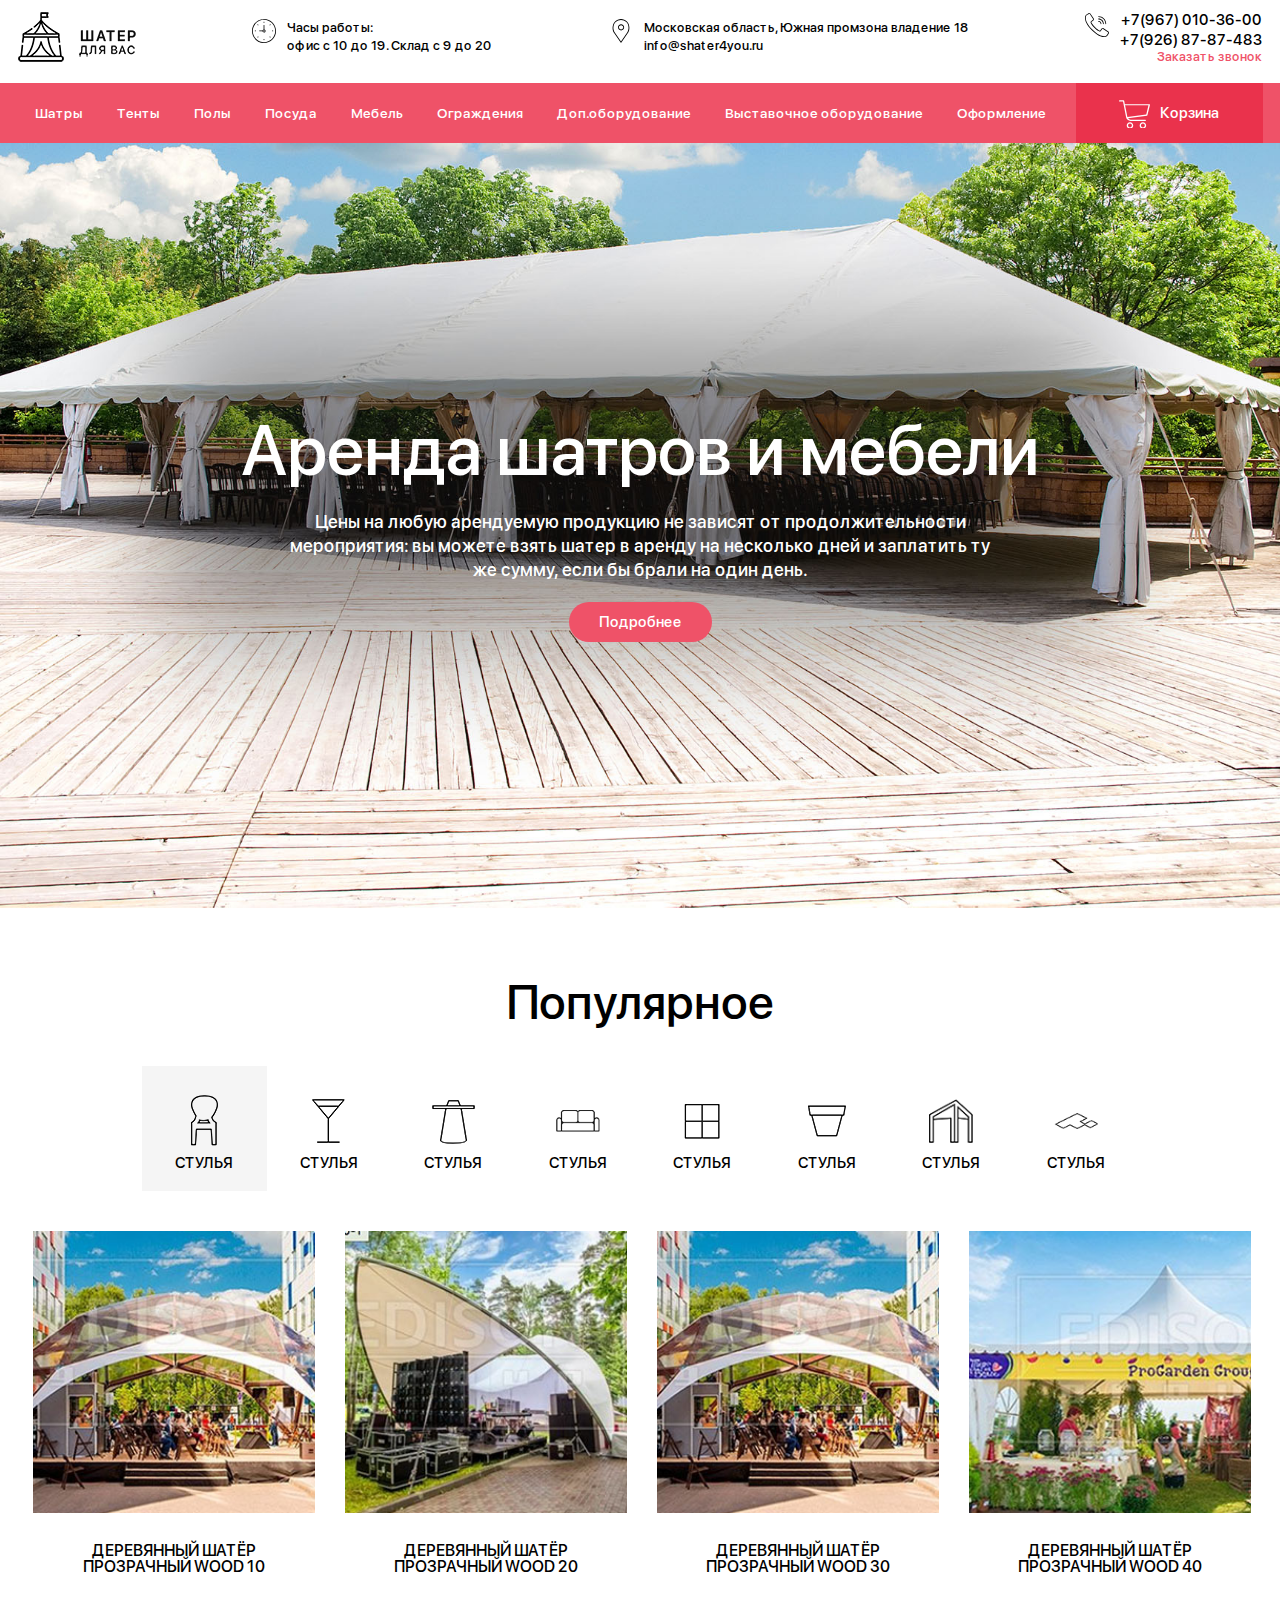
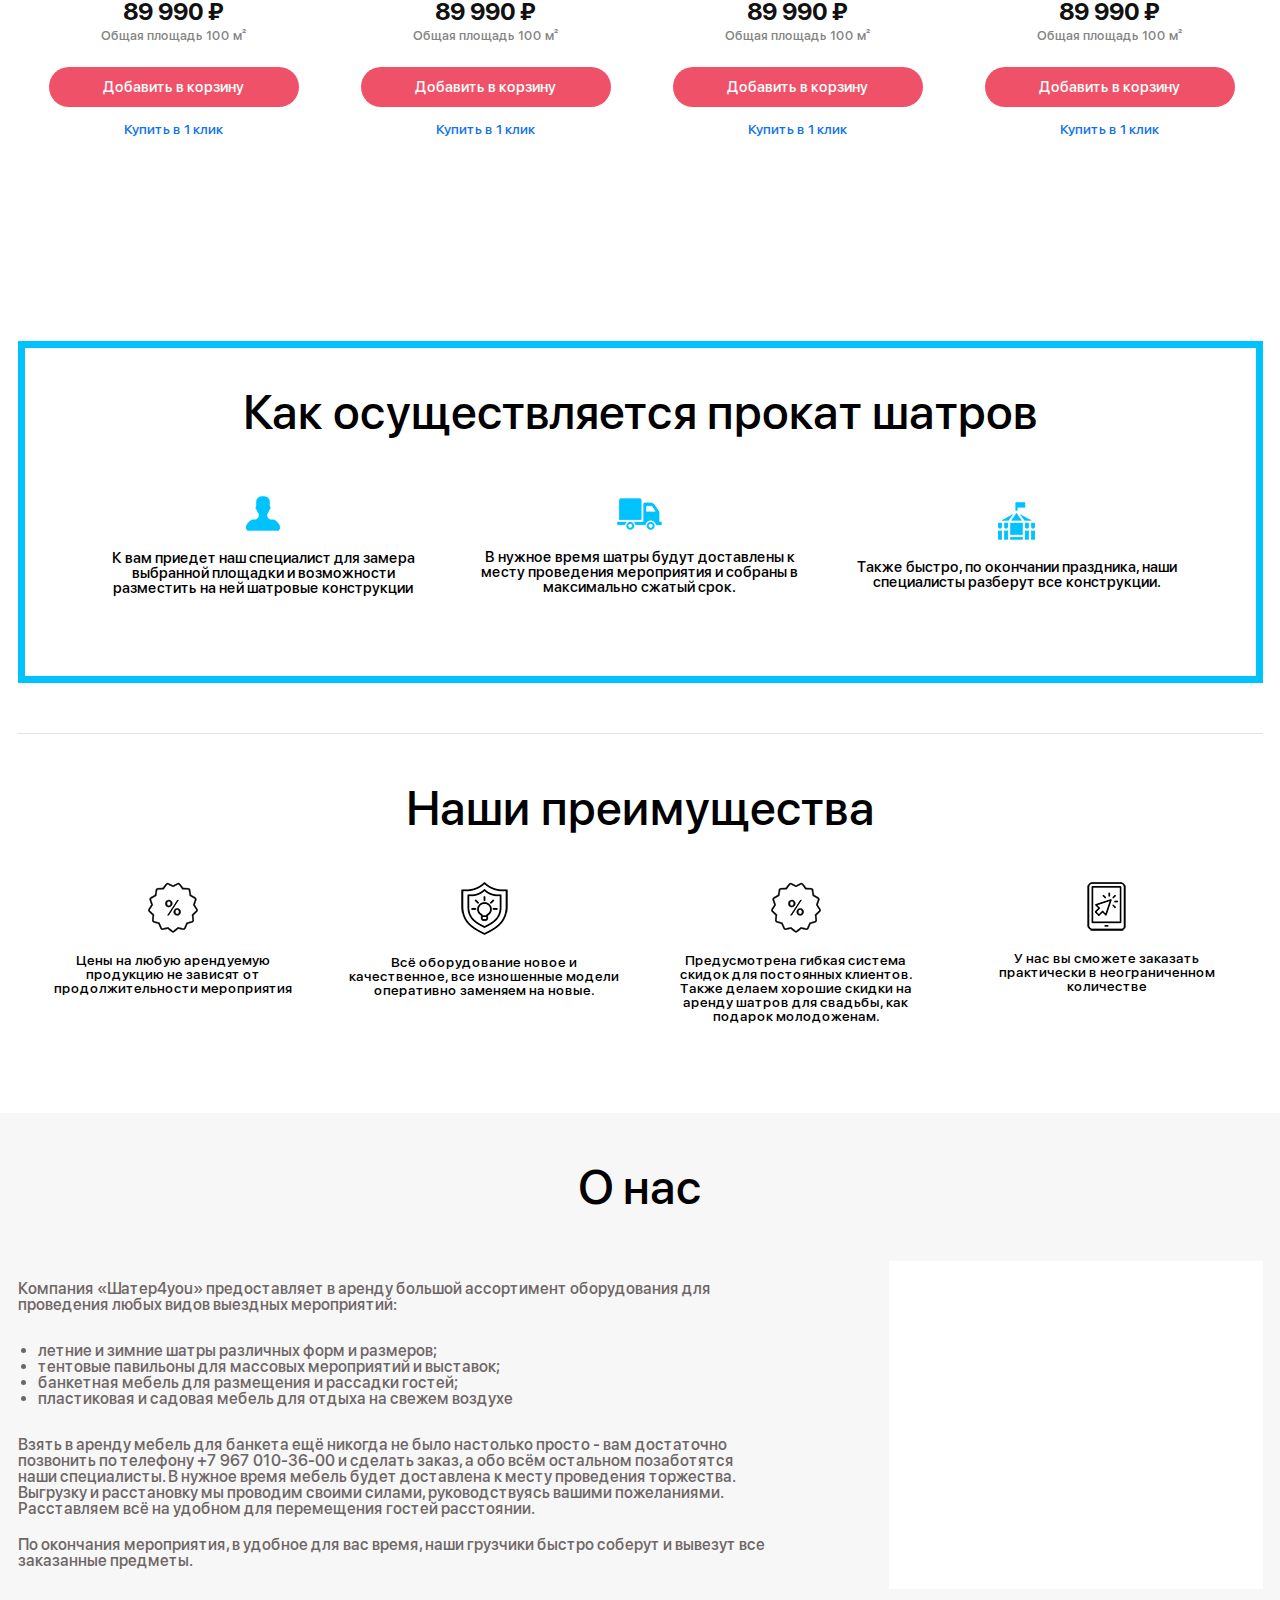
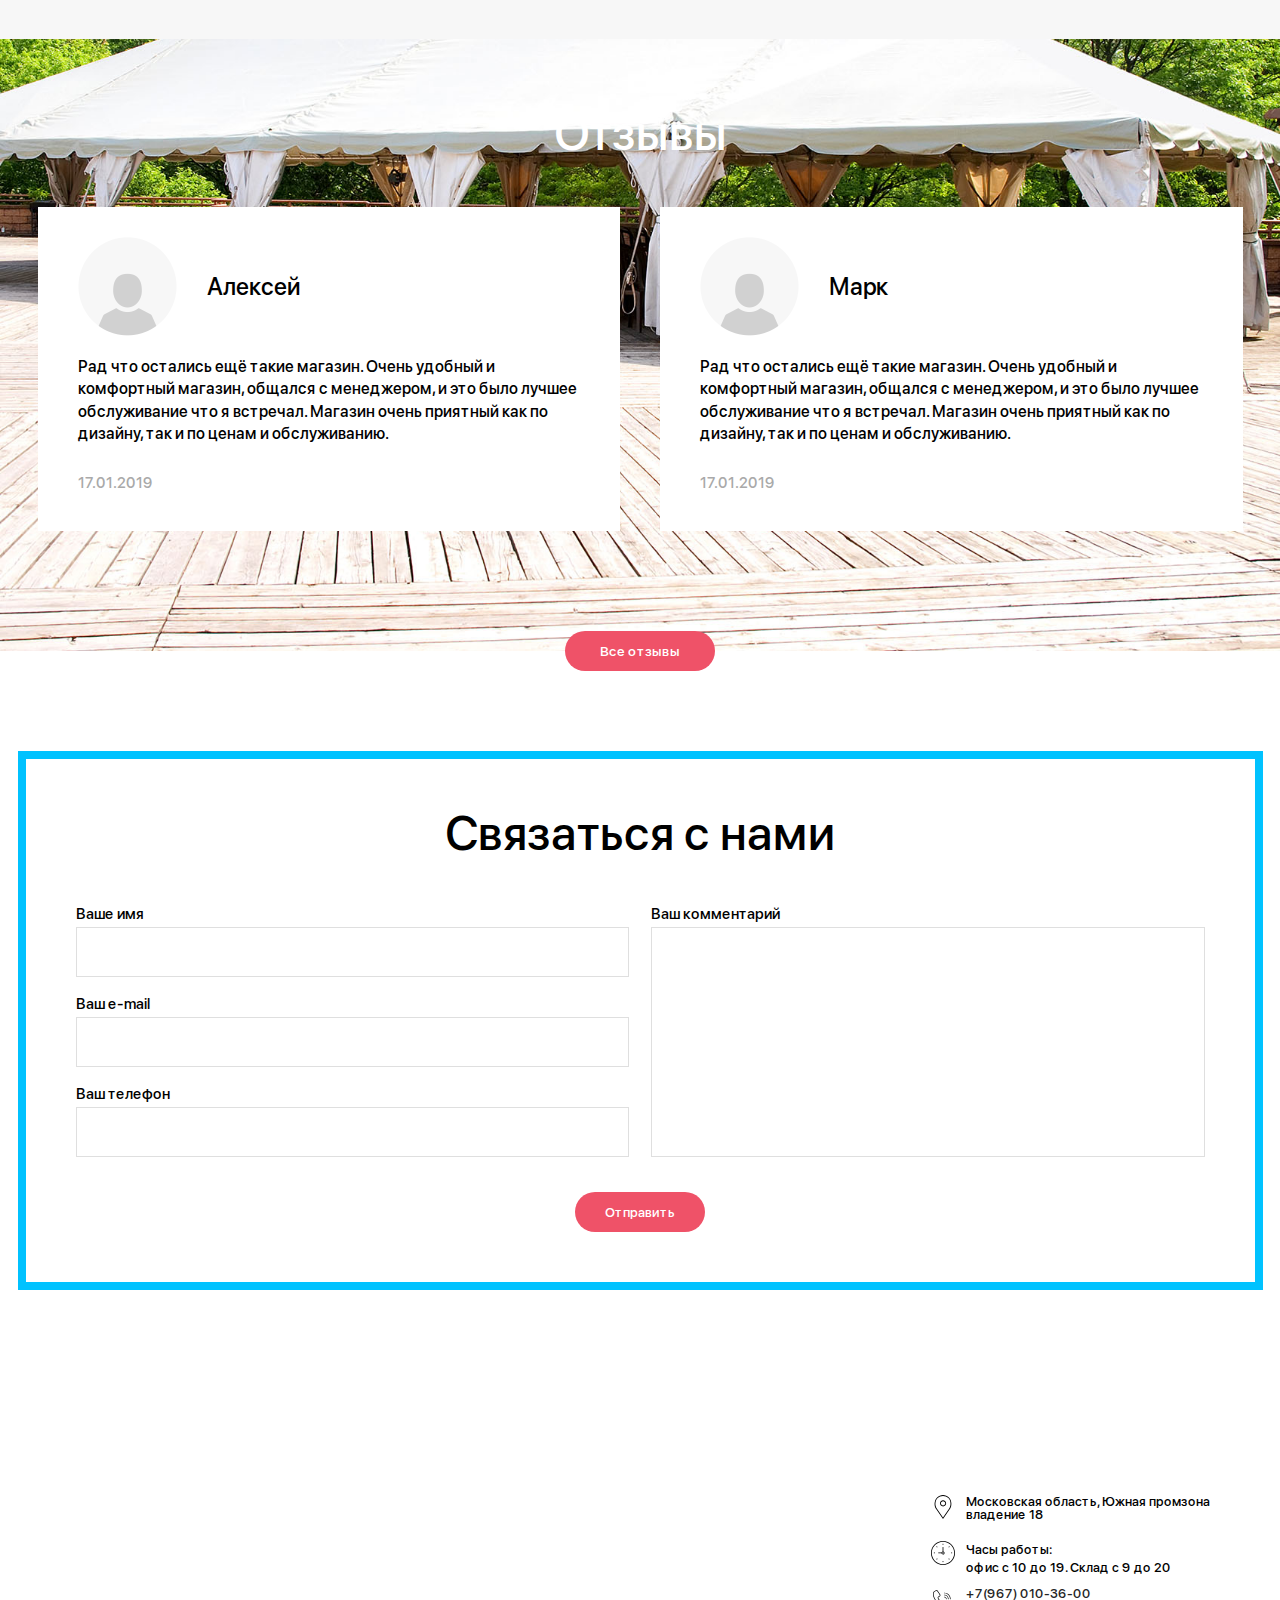
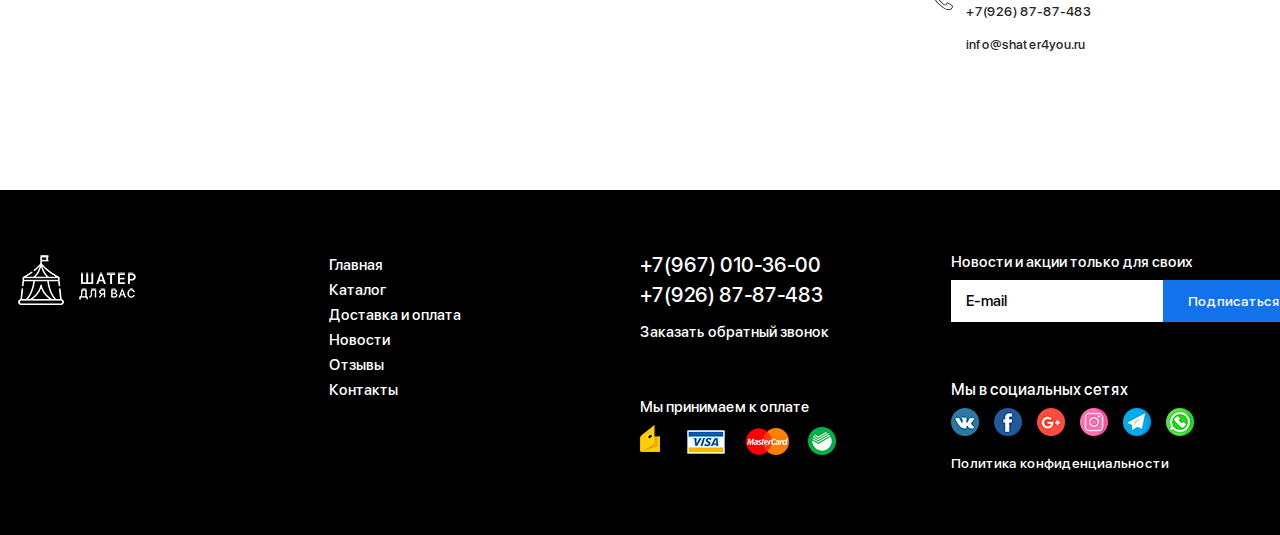
<file: main/index.html>
<!DOCTYPE html>
<html lang="ru">
<head>
	<title>Главная | Ваш шатёр</title>
	<meta http-equiv="Content-type" content="text/html;charset=UTF-8" />
	<meta name="format-detection" content="telephone=no">
	<meta http-equiv="X-UA-Compatible" content="IE=edge">
	<link rel="stylesheet" href="css/style.css">
	<link rel="shortcut icon" href="favicon.ico">
	<!-- <meta name="robots" content="noindex, nofollow" /> -->
	<!-- <meta name="viewport" content="width=device-width, initial-scale=1.0" /> -->
	<meta name="viewport" content="width=device-width, initial-scale=1.0, maximum-scale=1.0, user-scalable=0" />
	<!--[if lt IE 9]>
	<script src="//cdnjs.cloudflare.com/ajax/libs/html5shiv/3.7.3/html5shiv.min.js"></script>
<![endif]-->
</head>
<body class="no-js">
	<header class="header">
		<div class="container">
			<!-- Вверхняя часть шапки -->
			<div class="header-top">
				<div class="header-logo">
					<a href="/"><img src="img/logo.png" alt="Логотип" /></a>
				</div>
				<!-- Кнопка открытия меню -->
				<div class="header-menu__icon">
					<span></span>
					<span></span>
					<span></span>
				</div>
				<div class="header-hours">
					Часы работы:<br>
					офис с 10 до 19. Склад с 9 до 20
				</div>
				<div class="header-address">
					Московская область, Южная промзона владение 18
					<a href="mailto:info@shater4you.ru" rel="nofollow" class="header-adress__mail">info@shater4you.ru</a>
				</div>
				<div class="header-phone">
					<a href="tel:+79670103600" class="header-phone__item">+7(967) 010-36-00</a>
					<a href="tel:+79268787483" class="header-phone__item">+7(926) 87-87-483</a>
					<a href="#callback" class="header-phone__btn pl">Заказать звонок</a>
				</div>
			</div>
		</div>
		<!-- Нижняя часть навигации -->
		<div class="header-bottom">
			<div class="container">
				<div class="header-bottom__wrap">
					<nav class="header-menu">
						<!-- Кнопка закрытия меню -->
						<div class="header-menu__close"></div>
						<!-- Меню -->
						<ul class="header-menu__list">
							<li><a href="#">Шатры</a></li>
							<li><a href="#">Тенты</a></li>
							<li><a href="#">Полы</a></li>
							<li><a href="#">Посуда</a></li>
							<li><a href="#">Мебель</a></li>
							<li><a href="#">Ограждения</a></li>
							<li><a href="#">Доп.оборудование</a></li>
							<li><a href="#">Выставочное оборудование</a></li>
							<li><a href="#">Оформление</a></li>
						</ul>
					</nav>
					<!-- Ссылка на корзину -->
					<a href="#" class="header-cart">Корзина</a>
				</div>
			</div>
		</div>
</header>
	<div class="wrapper">

	<section class="main-header ibg">
		<img src="img/fscreen.jpg" alt="Фуллскрин" />
		<h1 class="main-header__title">Аренда шатров и мебели</h1>
		<p class="main-header__text">Цены на любую арендуемую продукцию не зависят от продолжительности мероприятия: вы можете взять шатер в аренду на несколько дней и заплатить ту же сумму, если бы брали на один день.</p>
		<a href="" class="main-header__btn btn-purple">Подробнее</a>
	</section>

	<section class="section popular tabs">
		<div class="container">
			<h2 class="section-title">Популярное</h2>
			<div class="popular-items">

				<div class="popular-items__tabs">
					<div class="popular-navitem active" data-id="1"><div class="popular-tab__img"><img src="img/categories/1.png" alt="Category 1" class="popular-tab__icon" /></div><span>Стулья</span></div>
					<div class="popular-navitem" data-id="2"><div class="popular-tab__img"><img src="img/categories/2.png" alt="Category 2" class="popular-tab__icon" /></div><span>Стулья</span></div>
					<div class="popular-navitem" data-id="3"><div class="popular-tab__img"><img src="img/categories/3.png" alt="Category 3" class="popular-tab__icon" /></div><span>Стулья</span></div>
					<div class="popular-navitem" data-id="4"><div class="popular-tab__img"><img src="img/categories/4.png" alt="Category 4" class="popular-tab__icon" /></div><span>Стулья</span></div>
					<div class="popular-navitem" data-id="5"><div class="popular-tab__img"><img src="img/categories/5.png" alt="Category 5" class="popular-tab__icon" /></div><span>Стулья</span></div>
					<div class="popular-navitem" data-id="6"><div class="popular-tab__img"><img src="img/categories/6.png" alt="Category 6" class="popular-tab__icon" /></div><span>Стулья</span></div>
					<div class="popular-navitem" data-id="7"><div class="popular-tab__img"><img src="img/categories/7.png" alt="Category 7" class="popular-tab__icon" /></div><span>Стулья</span></div>
					<div class="popular-navitem" data-id="8"><div class="popular-tab__img"><img src="img/categories/8.png" alt="Category 8" class="popular-tab__icon" /></div><span>Стулья</span></div>
				</div>

				<div id="popular-content">
					<div class="popular-slider">
						<div class="popular-item" data-id="1">
							<div class="popular-item__image ibg">
								<img src="img/products/01.jpg" alt="Popular Item" />
							</div>
							<div class="popular-item__info">
								<h3 class="popular-item__title">Деревянный шатёр прозрачный Wood 10</h3>
								<div class="popular-item__price rub">89 990</div>
								<div class="popular-item__area">Общая площадь 100 м²</div>
								<a href="#" class="popular-item__btn btn-purple fw">Добавить в корзину</a>
								<a href="#one-click" class="popular-item__oneclick pl">Купить в 1 клик</a>
							</div>
						</div>
						<div class="popular-item" data-id="2">
							<div class="popular-item__image ibg">
								<img src="img/products/02.jpg" alt="Popular Item" />
							</div>
							<div class="popular-item__info">
								<h3 class="popular-item__title">Деревянный шатёр прозрачный Wood 20</h3>
								<div class="popular-item__price rub">89 990</div>
								<div class="popular-item__area">Общая площадь 100 м²</div>
								<a href="#" class="popular-item__btn btn-purple fw">Добавить в корзину</a>
								<a href="#one-click" class="popular-item__oneclick pl">Купить в 1 клик</a>
							</div>
						</div>
						<div class="popular-item" data-id="3">
							<div class="popular-item__image ibg">
								<img src="img/products/03.jpg" alt="Popular Item" />
							</div>
							<div class="popular-item__info">
								<h3 class="popular-item__title">Деревянный шатёр прозрачный Wood 30</h3>
								<div class="popular-item__price rub">89 990</div>
								<div class="popular-item__area">Общая площадь 100 м²</div>
								<a href="#" class="popular-item__btn btn-purple fw">Добавить в корзину</a>
								<a href="#one-click" class="popular-item__oneclick pl">Купить в 1 клик</a>
							</div>
						</div>
						<div class="popular-item" data-id="4">
							<div class="popular-item__image ibg">
								<img src="img/products/04.jpg" alt="Popular Item" />
							</div>
							<div class="popular-item__info">
								<h3 class="popular-item__title">Деревянный шатёр прозрачный Wood 40</h3>
								<div class="popular-item__price rub">89 990</div>
								<div class="popular-item__area">Общая площадь 100 м²</div>
								<a href="#" class="popular-item__btn btn-purple fw">Добавить в корзину</a>
								<a href="#one-click" class="popular-item__oneclick pl">Купить в 1 клик</a>
							</div>
						</div>
						<div class="popular-item" data-id="5">
							<div class="popular-item__image ibg">
								<img src="img/products/01.jpg" alt="Popular Item" />
							</div>
							<div class="popular-item__info">
								<h3 class="popular-item__title">Деревянный шатёр прозрачный Wood 50</h3>
								<div class="popular-item__price rub">89 990</div>
								<div class="popular-item__area">Общая площадь 100 м²</div>
								<a href="#" class="popular-item__btn btn-purple fw">Добавить в корзину</a>
								<a href="#one-click" class="popular-item__oneclick pl">Купить в 1 клик</a>
							</div>
						</div>
						<div class="popular-item" data-id="6">
							<div class="popular-item__image ibg">
								<img src="img/products/02.jpg" alt="Popular Item" />
							</div>
							<div class="popular-item__info">
								<h3 class="popular-item__title">Деревянный шатёр прозрачный Wood 60</h3>
								<div class="popular-item__price rub">89 990</div>
								<div class="popular-item__area">Общая площадь 100 м²</div>
								<a href="#" class="popular-item__btn btn-purple fw">Добавить в корзину</a>
								<a href="#one-click" class="popular-item__oneclick pl">Купить в 1 клик</a>
							</div>
						</div>
					</div>
					<!-- <div class="lds-ring"><div></div><div></div><div></div><div></div></div> -->
				</div>
			</div>
		</div>
	</section>


	<section class="section how-to">
		<div class="container">
			<div class="how-to-wrap">
				<h2 class="section-title">Как осуществляется прокат шатров</h2>
				<div class="how-to-items">
					<div class="how-to__column">
						<div class="how-to-item">
							<div class="how-to-item__icon"><img src="img/how/1.png" alt="Icon" /></div>
							<p class="how-to-item__description">К вам приедет наш специалист для замера выбранной площадки и возможности разместить на ней шатровые конструкции</p>
						</div>
					</div>
					<div class="how-to__column">
						<div class="how-to-item">
							<div class="how-to-item__icon"><img src="img/how/2.png" alt="Icon" /></div>
							<p class="how-to-item__description">В нужное время шатры будут доставлены к месту проведения мероприятия и собраны в максимально сжатый срок.</p>
						</div>
					</div>
					<div class="how-to__column">
						<div class="how-to-item">
							<div class="how-to-item__icon"><img src="img/how/3.png" alt="Icon" /></div>
							<p class="how-to-item__description">Также быстро, по окончании праздника, наши специалисты разберут все конструкции.</p>
						</div>
					</div>
				</div>
			</div>
		</div>
	</section>

	<div class="container">
		<hr />
	</div>

	<section class="section features">
		<div class="container">
			<h3 class="section-title features-title">Наши преимущества</h3>
			<div class="features-items">
				<div class="features-item">
					<div class="features-icon">
						<img src="img/features/1.png" alt="Icon" />
					</div>
					<p class="features__description">Цены на любую арендуемую продукцию не зависят от продолжительности мероприятия</p>
				</div>
				<div class="features-item">
					<div class="features-icon">
						<img src="img/features/2.png" alt="Icon" />
					</div>
					<p class="features__description">Всё оборудование новое и качественное, все изношенные модели оперативно заменяем на новые.</p>
				</div>
				<div class="features-item">
					<div class="features-icon">
						<img src="img/features/3.png" alt="Icon" />
					</div>
					<p class="features__description">Предусмотрена гибкая система скидок для постоянных клиентов. Также делаем хорошие скидки на аренду шатров для свадьбы, как подарок молодоженам.</p>
				</div>
				<div class="features-item">
					<div class="features-icon">
						<img src="img/features/4.png" alt="Icon" />
					</div>
					<p class="features__description">У нас вы сможете заказать практически в неограниченном количестве</p>
				</div>
			</div>
		</div>
	</section>

	<section class="section main-about">
		<div class="container">
			<h2 class="main-about-title section-title">О нас</h2>
			<div class="main-about-wrap">
				<div class="main-about__info">
					<p>Компания «Шатер4you» предоставляет в аренду большой ассортимент оборудования для проведения любых видов выездных мероприятий:</p>
					<p>
						<ul>
							<li>летние и зимние шатры различных форм и размеров;</li>
							<li>тентовые павильоны для массовых мероприятий и выставок;</li>
							<li>банкетная мебель для размещения и рассадки гостей;</li>
							<li>пластиковая и садовая мебель для отдыха на свежем воздухе</li>
						</ul>
					</p>
					<p>
						Взять в аренду мебель для банкета ещё никогда не было настолько просто - вам достаточно позвонить по телефону +7 967 010-36-00 и сделать заказ, а обо всём остальном позаботятся наши специалисты. В нужное время мебель будет доставлена к месту проведения торжества.
						Выгрузку и расстановку мы проводим своими силами, руководствуясь вашими пожеланиями. Расставляем всё на удобном для перемещения гостей расстоянии.
					</p>
					<p>По окончания мероприятия, в удобное для вас время, наши грузчики быстро соберут и вывезут все заказанные предметы.</p>
				</div>
				<div class="main-about-widget">
					<script type="text/javascript" src="https://vk.com/js/api/openapi.js?162"></script>
				
					<!-- VK Widget -->
					<div id="vk_groups"></div>
					<script type="text/javascript" src="//vk.com/js/api/openapi.js?151" async onload='VK.Widgets.Group("vk_groups", {mode: 3, width: "auto"}, 36472318);'></script>
				</div>
			</div>
		</div>
	</section>

	<section class="section main-feedbacks">
		<div class="container">
			<h3 class="main-feedbacks-title section-title">Отзывы</h3>
			<div class="main-feedbacks-wrap">
				<div class="main-feedbacks-column">
					<div class="main-feedbacks-item">
						<div class="main-feedbacks-item__avatarwrap">
							<div class="main-feedbacks-item__ava">
								<img src="img/user.png" alt="User Avatar" />
							</div>
							<div class="main-feedbacks-item__name">Алексей</div>
						</div>
						<p class="main-feedbacks-item__text">Рад что остались ещё такие магазин. Очень удобный и комфортный магазин, общался с менеджером, и это было лучшее обслуживание что я встречал. Магазин очень приятный как по дизайну, так и по ценам и обслуживанию.</p>
						<div class="main-feedbacks-item__date">17.01.2019</div>
					</div>
				</div>
				<div class="main-feedbacks-column">
					<div class="main-feedbacks-item">
						<div class="main-feedbacks-item__avatarwrap">
							<div class="main-feedbacks-item__ava">
								<img src="img/user.png" alt="User Avatar" />
							</div>
							<div class="main-feedbacks-item__name">Марк</div>
						</div>
						<p class="main-feedbacks-item__text">Рад что остались ещё такие магазин. Очень удобный и комфортный магазин, общался с менеджером, и это было лучшее обслуживание что я встречал. Магазин очень приятный как по дизайну, так и по ценам и обслуживанию.</p>
						<div class="main-feedbacks-item__date">17.01.2019</div>
					</div>
				</div>
			</div>
			<a href="#" class="btn-purple main-feedbacks__btn">Все отзывы</a>
		</div>
	</section>

	<section class="section contact-us">
		<div class="container">
			<div class="contact-us-wrap">
				<h3 class="section-title">Связаться с нами</h3>
				<form action="/" class="contact-us-form">
					<div class="contact-us-container">
						<div class="contact-us__column">
							<div class="input-group">
								<label for="contact-us-name">Ваше имя</label>
								<input id="contact-us-name" autocomplete="off" type="text" name="form[]" class="input-normal req name" />
							</div>
							<div class="input-group">
								<label for="contact-us-email">Ваш e-mail</label>
								<input id="contact-us-email" autocomplete="off" type="text" name="form[]" class="input-normal req email" />
							</div>
							<div class="input-group">
								<label for="contact-us-phone">Ваш телефон</label>
								<input id="contact-us-phone" autocomplete="off" type="text" name="form[]" class="input-normal req phone" />
							</div>
						</div>
						<div class="contact-us__column">
							<div class="input-group">
								<label for="contact-us-text">Ваш комментарий</label>
								<textarea name="form[]" id="contact-us-text" class="textarea-normal req"></textarea>
							</div>
						</div>
					</div>
					<button type="submit" class="contact-us-form__btn btn-purple">Отправить</button>
				</form>
			</div>
		</div>
	</section>

	<div class="map">
		<div class="map-container">
			<script type="text/javascript" charset="utf-8" async src="https://api-maps.yandex.ru/services/constructor/1.0/js/?um=constructor%3A866441b4ecd8055ce51b6f6b869715256389fdc5f91aeeaac1602b4f6d4eb99c&amp;width=100%25&amp;lang=ru_RU&amp;scroll=false"></script>
		</div>
		
		<div class="map-description">
			<div class="map-adress">
				Московская область, Южная промзона<br>
				владение 18
			</div>
			<div class="map-openhours">
				Часы работы:<br>
				офис с 10 до 19. Склад с 9 до 20
			</div>
			<div class="map-tels">
				<a href="tel:+79670103600" class="map-tel">+7(967) 010-36-00</a>
				<a href="tel:+79670103600" class="map-tel">+7(926) 87-87-483</a>
			</div>

			<a href="mailto:info@shater4you.ru" class="map-mail">info@shater4you.ru</a>
		</div>
	</div>

	<footer>
	<div class='container'>
		<div class="footer-body">
			<div class="footer-column">
				<div class="footer-logo">
					<a href=""><img src="img/ftr_logo.png" alt="Логотип" /></a>
				</div>
			</div>
			<div class="footer-column">
				<div class="footer-menu">
					<ul class="footer-list">
						<li><a href="#">Главная</a></li>
						<li><a href="#">Каталог</a></li>
						<li><a href="#">Доставка и оплата</a></li>
						<li><a href="#">Новости</a></li>
						<li><a href="#">Отзывы</a></li>
						<li><a href="#">Контакты</a></li>
					</ul>
				</div>
			</div>
			<div class="footer-column">
				<div class="footer-phones">
					<a href="tel:+79670103600" class="footer-phones__item">+7(967) 010-36-00</a>
					<a href="tel:+79268787483" class="footer-phones__item">+7(926) 87-87-483</a>
					<a href="#callback" class="footer-phones__btn pl">Заказать обратный звонок</a>
				</div>
				<div class="footer-payments">
					<h6 class="footer-payments__title">Мы принимаем к оплате</h6>
					<img src="img/payment.png" alt="Оплата через YM, Visa, Mastercard, Sberbank" />
				</div>
			</div>
			<div class="footer-column">
				<div class="footer-form">
					<h6 class="footer-form__title">Новости и акции только для своих</h6>
					<form class="footer-form__form">
						<input autocomplete="off" type="text" name="form[]" data-value="E-mail" class="footer-form__input req email" />
						<button type="submit" class="footer-form__btn">Подписаться</button>
					</form>
				</div>
				<div class="footer-social">
					<h6 class="footer-social__title">Мы в социальных сетях</h6>
					<ul class="footer-social__list">
						<li><a href="#" target="_blank">
							<img src="img/social-icons/01.png" alt="Social Icon" />
						</a></li>
						<li><a href="#" target="_blank">
							<img src="img/social-icons/02.png" alt="Social Icon" />
						</a></li>
						<li><a href="#" target="_blank">
							<img src="img/social-icons/03.png" alt="Social Icon" />
						</a></li>
						<li><a href="#" target="_blank">
							<img src="img/social-icons/04.png" alt="Social Icon" />
						</a></li>
						<li><a href="#" target="_blank">
							<img src="img/social-icons/05.png" alt="Social Icon" />
						</a></li>
						<li><a href="#" target="_blank">
							<img src="img/social-icons/06.png" alt="Social Icon" />
						</a></li>
					</ul>
				</div>
				<a href="#polytics" class="footer-polyticslink pl">Политика  конфиденциальности</a>
			</div>
		</div>
	</div>
</footer>
	</div>
	<div class="popup popup-callback">
	<div class="popup-table table">
		<div class="cell">
			<div class="popup-content">
				<div class="popup-close"></div>
				<div class="popup__title">Заказать обратный звонок</div>
				<form action="" class="popup-form">
					<div class="form-input">
						<input autocomplete="off" type="text" name="form[]" data-value="Ваше имя" class="input name req" />
					</div>
					<div class="form-input">
						<input autocomplete="off" type="tel" name="form[]" data-value="Ваш телефон" class="input req phone" />
					</div>
					<div class="form-checkbox">
						<div class="check">
							<input type="checkbox" name="form[]" class="checkbox req" checked="checked" />
							Я соглашаюсь на обработку введённых мною данных
						</div>
					</div>
					<div class="form-button">
						<button type="submit" class="form__btn btn fw">Заказать звонок</button>
					</div>
				</form>
			</div>
		</div>
	</div>
</div>

<div class="popup popup-polytics">
	<div class="popup-table table">
		<div class="cell">
			<div class="popup-content">
				<div class="popup-close"></div>
				<div class="popup__title">Политика  конфиденциальности</div>
				<div class="popup__text">
					<p>Настоящим в соответствии с Федеральным законом № 152-ФЗ «О персональных данных» от 27.07.2006 года свободно, своей волей и в своем интересе выражаю свое безусловное согласие на обработку моих персональных данных ООО «Эккарт», ОГРН 1157746566340, ИНН 7722331646, зарегистрированным в соответствии с законодательством РФ по адресу: г. Москва, ул. Тагильская, д.6 стр.1 (далее по тексту - Оператор). Персональные данные - любая информация, относящаяся к определенному или определяемому на основании такой информации физическому лицу. Настоящее Согласие выдано мною на обработку следующих персональных данных: - Телефон.</p>
					<p>Согласие дано Оператору для совершения следующих действий с моими персональными данными с использованием средств автоматизации и/или без использования таких средств: сбор, систематизация, накопление, хранение, уточнение (обновление, изменение), использование, обезличивание, а также осуществление любых иных действий, предусмотренных действующим законодательством РФ как неавтоматизированными, так и автоматизированными способами.</p>
					<p>Данное согласие дается Оператору для обработки моих персональных данных в следующих целях: - предоставление мне услуг/работ; - направление в мой адрес уведомлений, касающихся предоставляемых услуг/работ; - подготовка и направление ответов на мои запросы; - направление в мой адрес информации, в том числе рекламной, о мероприятиях/товарах/услугах/работах Оператора.</p>
					<p>Настоящее согласие действует до момента его отзыва путем направления соответствующего уведомления на электронный адрес 6140812@mail.ru. В случае отзыва мною согласия на обработку персональных данных Оператор вправе продолжить обработку персональных данных без моего согласия при наличии оснований, указанных в пунктах 2 11 части 1 статьи 6, части 2 статьи 10 и части 2 статьи 11 Федерального закона №152-ФЗ «О персональных данных» от 26.06.2006 г."</p>
				</div>
			</div>
		</div>
	</div>
</div>


<div class="popup popup-one-click">
	<div class="popup-table table">
		<div class="cell">
			<div class="popup-content">
				<div class="popup-close"></div>
				<div class="popup__title">Купить "Деревянный шатёр прозрачный Wood 10"</div>
				<div class="popup-image ibg">
					<img src="img/products/01.jpg" alt="Image" />
				</div>
				<form action="" class="popup-form">
					<div class="form-input">
						<input autocomplete="off" type="text" name="form[]" data-value="Ваше имя" class="input name req" />
					</div>
					<div class="form-input">
						<input autocomplete="off" type="tel" name="form[]" data-value="Ваш E-Mail" class="input req email" />
					</div>
					<div class="form-input">
						<input autocomplete="off" type="tel" name="form[]" data-value="Ваш телефон" class="input req phone" />
					</div>
					<div class="form-checkbox">
						<div class="check">
							<input type="checkbox" name="form[]" class="checkbox req" checked="checked" />
							Я соглашаюсь на обработку введённых мною данных
						</div>
					</div>
					<div class="form-button">
						<button type="submit" class="form__btn btn-purple" data-id="1">Оформить заявку</button>
					</div>
				</form>
			</div>
		</div>
	</div>
</div>
	<script src="https://code.jquery.com/jquery-3.3.1.min.js"></script>
<script src="js/vendors.js"></script>
<script src="js/main.js"></script>
</body>
</html>
</file>
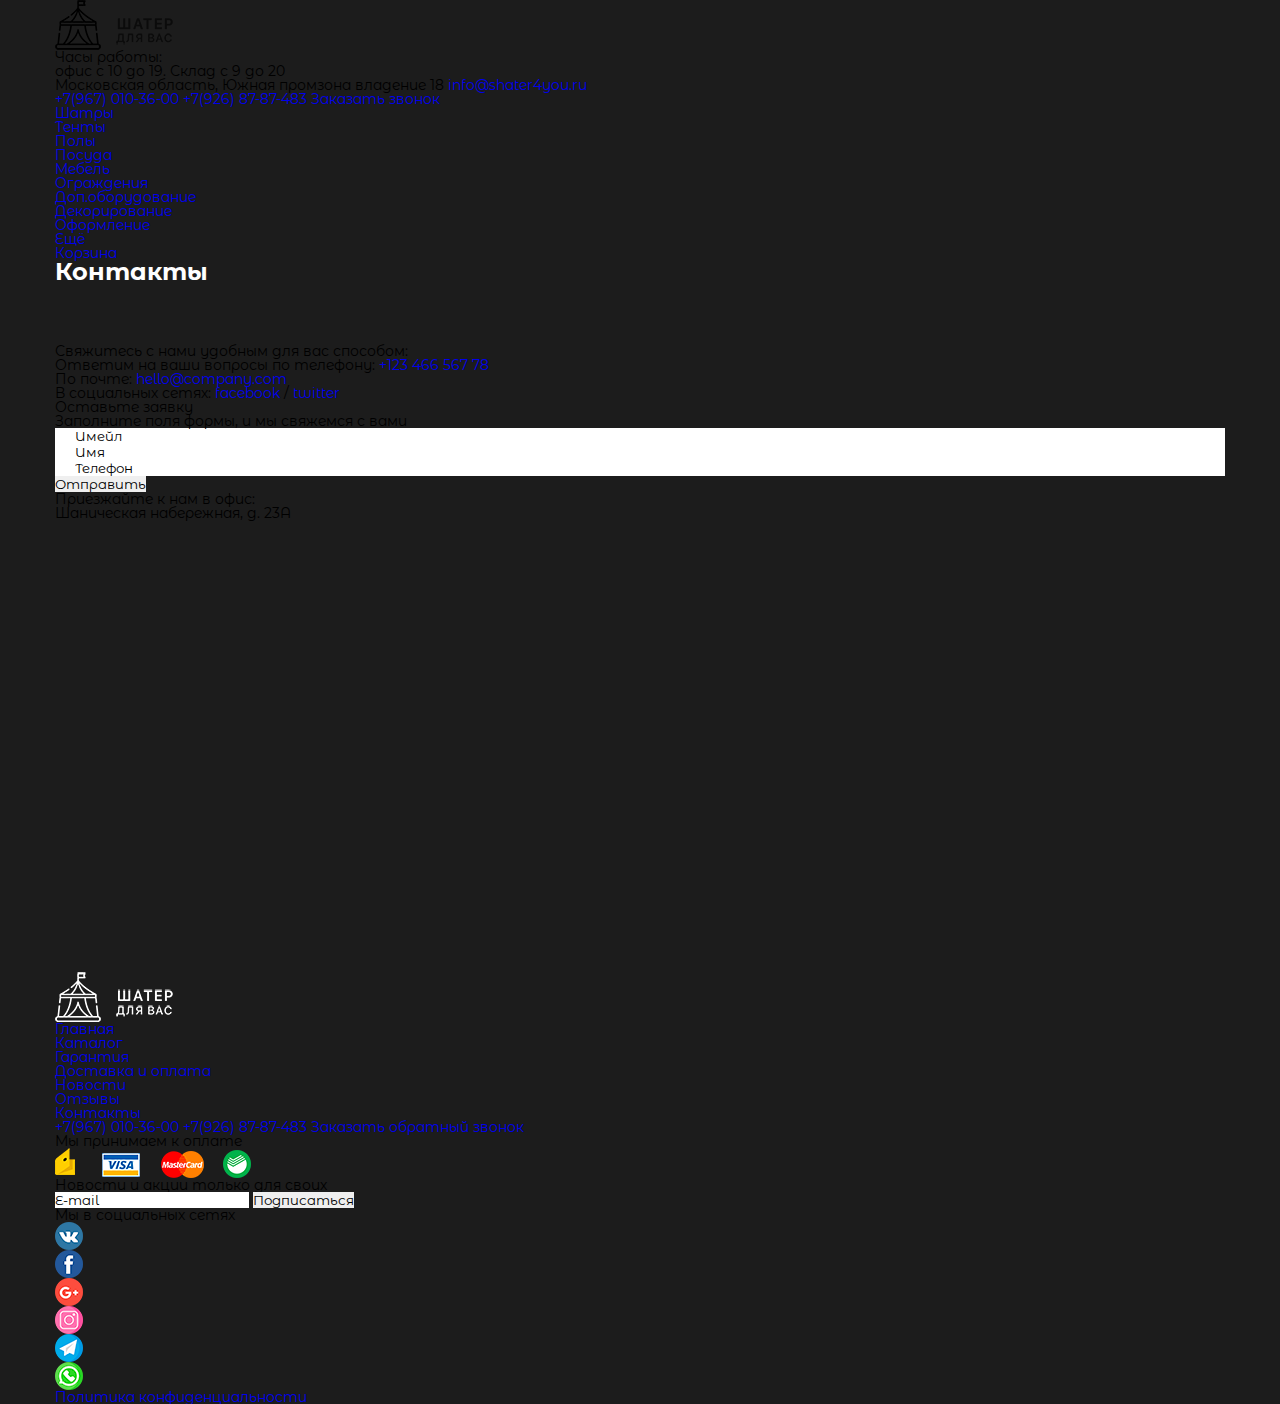
<file: contacts.html>
<!DOCTYPE html>
<html lang="ru">
<head>
	<title>Контакты | Ваш шатёр</title>
	<meta http-equiv="Content-type" content="text/html;charset=UTF-8" />
	<meta name="format-detection" content="telephone=no">
	<meta http-equiv="X-UA-Compatible" content="IE=edge">
	<link rel="stylesheet" href="css/style.css">
	<link rel="shortcut icon" href="favicon.ico">
	<!-- <meta name="robots" content="noindex, nofollow" /> -->
	<!-- <meta name="viewport" content="width=device-width, initial-scale=1.0" /> -->
	<meta name="viewport" content="width=device-width, initial-scale=1.0, maximum-scale=1.0, user-scalable=0" />
	<!--[if lt IE 9]>
	<script src="//cdnjs.cloudflare.com/ajax/libs/html5shiv/3.7.3/html5shiv.min.js"></script>
	<![endif]-->
</head>
<body>
	<div class="wrapper">
		<header class="header">
		<div class="container">
			<!-- Вверхняя часть шапки -->
			<div class="header-top">
				<div class="header-logo">
					<a href="" class="header__logo"><img src="img/logo.png" alt="Логотип" /></a>
				</div>
				<!-- Кнопка открытия меню -->
				<div class="header-menu__icon">
					<span></span>
					<span></span>
					<span></span>
				</div>
				<div class="header-hours">
					Часы работы:<br>
					офис с 10 до 19. Склад с 9 до 20
				</div>
				<div class="header-address">
					Московская область, Южная промзона владение 18
					<a href="mailto:info@shater4you.ru" rel="nofollow" class="header-adress__mail">info@shater4you.ru</a>
				</div>
				<div class="header-phone">
					<a href="tel:+79670103600" class="header-phone__item">+7(967) 010-36-00</a>
					<a href="tel:+79268787483" class="header-phone__item">+7(926) 87-87-483</a>
					<a href="#" class="header-phone__btn">Заказать звонок</a>
				</div>
			</div>
		</div>
		<!-- Нижняя часть навигации -->
		<div class="header-bottom">
			<div class="container">
				<div class="header-bottom__wrap">
					<nav class="header-menu">
						<!-- Кнопка закрытия меню -->
						<div class="header-menu__close"></div>
						<!-- Меню -->
						<ul class="header-menu__list">
							<li><a href="#">Шатры</a></li>
							<li><a href="#">Тенты</a></li>
							<li><a href="#">Полы</a></li>
							<li><a href="#">Посуда</a></li>
							<li><a href="#">Мебель</a></li>
							<li><a href="#">Ограждения</a></li>
							<li><a href="#">Доп.оборудование</a></li>
							<li><a href="#">Декорирование</a></li>
							<li><a href="#">Оформление</a></li>
							<li><a href="#">Ещё</a></li>
						</ul>
					</nav>
					<!-- Ссылка на корзину -->
					<a href="#" class="header-cart">Корзина</a>
				</div>
			</div>
		</div>
</header>

		<section class="section contacts">
			<div class="container">
				<h1 class="section-title">Контакты</h1>
				<div class="contacts-wrap">
					<div class="contacts-info">
						<h2 class="contacts-info__title">Свяжитесь с нами удобным для вас способом:</h2>
						<p class="contacts-info__text">Ответим на ваши вопросы по телефону: <a href="tel:+12346656778" class="contacts-info__link">+123 466 567 78</a></p>
						<p class="contacts-info__text">По почте: <a href="mailto:hello@company.com" class="contacts-info__link">hello@company.com</a></p>
						<p class="contacts-info__text">В социальных сетях: <a href="#" class="contacts-info__link" target="_blank">facebook</a> / <a href="#" class="contacts-info__link" target="_blank">twitter</a></p>
					</div>


					<div class="contacts-info">
						<h2 class="contacts-info__title">Оставьте заявку</h2>
						<p class="contacts-info__text">Заполните поля формы, и мы свяжемся с вами</p>
						<div class="contacts-form">
							<form class="contacts-form__form">
								<input autocomplete="off" type="text" name="form[]" data-value="Имейл" class="input email req" />
								<input autocomplete="off" type="text" name="form[]" data-value="Имя" class="input req" />
								<input autocomplete="off" type="text" name="form[]" data-value="Телефон" class="input phone req" />
								<button type="submit" class="contacts-form__btn btn">Отправить</button>
							</form>
						</div>
					</div>

					<div class="contacts-info">
						<h2 class="contacts-info__title">Приезжайте к нам в офис:</h2>
						<p class="contacts-info__text">Шаническая набережная, д. 23А</p>
						<div class="contacts-map">
							<iframe src="https://www.google.com/maps/embed?pb=!1m18!1m12!1m3!1d2448.233244734456!2d37.6142182075822!3d55.7578119000477!2m3!1f0!2f0!3f0!3m2!1i1024!2i768!4f13.1!3m3!1m2!1s0x0%3A0x4468e66b9c8037dd!2z0KTQvtC90YLQsNC9INCS0LjRgtCw0LvQuA!5e0!3m2!1sru!2s!4v1570661565151!5m2!1sru!2s" width="600" height="450" frameborder="0" style="border:0;" allowfullscreen=""></iframe>
						</div>
					</div>
				</div>
			</div>
		</section>

		<footer>
	<div class='container'>
		<div class="footer-body">
			<div class="footer-column">
				<div class="footer-logo">
					<a href=""><img src="img/ftr_logo.png" alt="Логотип" /></a>
				</div>
			</div>
			<div class="footer-column">
				<div class="footer-menu">
					<ul class="footer-list">
						<li><a href="#">Главная</a></li>
						<li><a href="#">Каталог</a></li>
						<li><a href="#">Гарантия</a></li>
						<li><a href="#">Доставка и оплата</a></li>
						<li><a href="#">Новости</a></li>
						<li><a href="#">Отзывы</a></li>
						<li><a href="#">Контакты</a></li>
					</ul>
				</div>
			</div>
			<div class="footer-column">
				<div class="footer-phones">
					<a href="tel:+79670103600" class="footer-phones__item">+7(967) 010-36-00</a>
					<a href="tel:+79268787483" class="footer-phones__item">+7(926) 87-87-483</a>
					<a href="#" class="footer-phones__btn">Заказать обратный звонок</a>
				</div>
				<div class="footer-payments">
					<h6 class="footer-payments__title">Мы принимаем к оплате</h6>
					<img src="img/payment.png" alt="Оплата через YM, Visa, Mastercard, Sberbank" />
				</div>
			</div>
			<div class="footer-column">
				<div class="footer-form">
					<h6 class="footer-form__title">Новости и акции только для своих</h6>
					<form class="footer-form__form">
						<input autocomplete="off" type="text" name="form[]" data-value="E-mail" class="footer-form__input req email" />
						<button type="submit" class="footer-form__btn">Подписаться</button>
					</form>
				</div>
				<div class="footer-social">
					<h6 class="footer-social__title">Мы в социальных сетях</h6>
					<ul class="footer-social__list">
						<li><a href="#" target="_blank">
							<img src="img/social-icons/01.png" alt="Social Icon" />
						</a></li>
						<li><a href="#" target="_blank">
							<img src="img/social-icons/02.png" alt="Social Icon" />
						</a></li>
						<li><a href="#" target="_blank">
							<img src="img/social-icons/03.png" alt="Social Icon" />
						</a></li>
						<li><a href="#" target="_blank">
							<img src="img/social-icons/04.png" alt="Social Icon" />
						</a></li>
						<li><a href="#" target="_blank">
							<img src="img/social-icons/05.png" alt="Social Icon" />
						</a></li>
						<li><a href="#" target="_blank">
							<img src="img/social-icons/06.png" alt="Social Icon" />
						</a></li>
					</ul>
				</div>
				<a href="#" class="footer-polyticslink">Политика  конфиденциальности</a>
			</div>
		</div>
	</div>
</footer>
	</div>
	<div class="popup">
	<div class="popup-table table">
		<div class="cell">
			<div class="popup-content">
				<div class="popup-close"></div>
				<div class="popup__title"></div>
				<div class="popup__txt"></div>
				<form action="#" class="popup-form form">
					<div class="form-input">
						<input autocomplete="off" type="text" name="form[]" data-value="" class="input" />
					</div>
					<div class="form-input">
						<input autocomplete="off" type="text" name="form[]" data-value="" class="input req email" />
					</div>
					<div class="form-input">
						<input autocomplete="off" type="text" name="form[]" data-value="" class="input req" />
					</div>
					<div class="form-button">
						<button type="submit" class="form__btn btn fw"></button>
					</div>
				</form>
			</div>
		</div>
	</div>
</div>
<div class="popup popup-video">
	<div class="popup-table table">
		<div class="cell">
			<div class="popup-close"></div>
			<div class="popup-video__value"></div>
		</div>
	</div>
</div>
	<script src="https://code.jquery.com/jquery-3.3.1.min.js"></script>
<!-- <script src="https://code.jquery.com/jquery-migrate-3.0.1.min.js"></script> -->
<script src="js/vendors.js"></script>
<script src="js/main.js"></script>
<!-- <script src="js/custom.js" ></script> -->

</body>
</html>
</file>
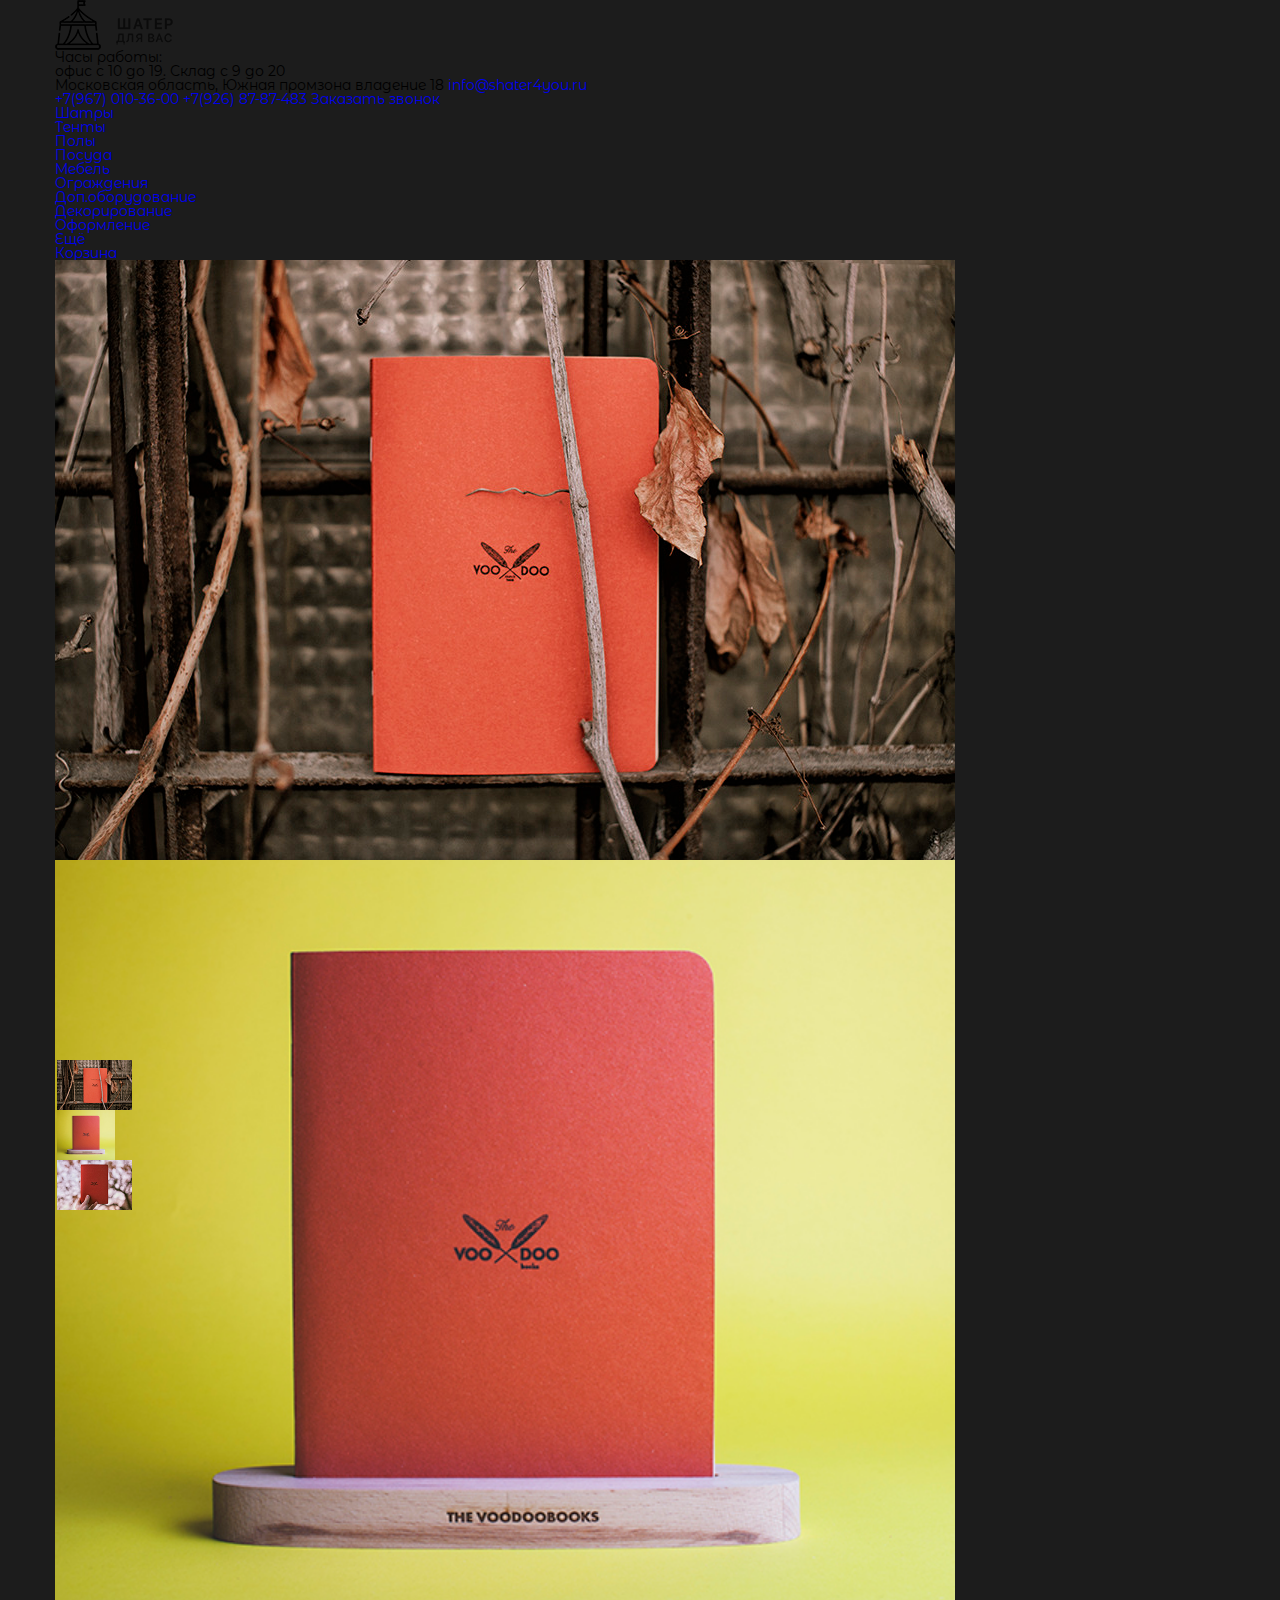
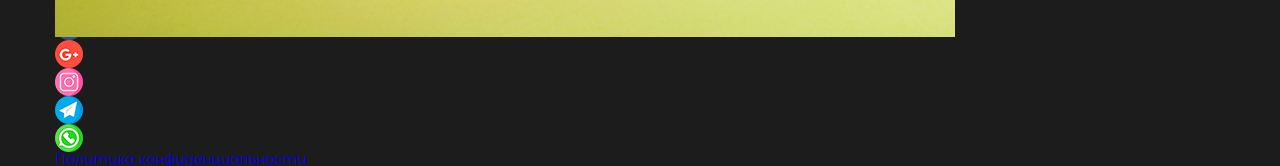
<file: one_product_page.html>
<!DOCTYPE html>
<html lang="ru">
<head>
	<title>Продукт Coral Note | Ваш шатёр</title>
	<meta http-equiv="Content-type" content="text/html;charset=UTF-8" />
	<meta name="format-detection" content="telephone=no">
	<meta http-equiv="X-UA-Compatible" content="IE=edge">
	<link rel="stylesheet" href="css/style.css">
	<link rel="shortcut icon" href="favicon.ico">
	<!-- <meta name="robots" content="noindex, nofollow" /> -->
	<!-- <meta name="viewport" content="width=device-width, initial-scale=1.0" /> -->
	<meta name="viewport" content="width=device-width, initial-scale=1.0, maximum-scale=1.0, user-scalable=0" />
	<!--[if lt IE 9]>
	<script src="//cdnjs.cloudflare.com/ajax/libs/html5shiv/3.7.3/html5shiv.min.js"></script>
	<![endif]-->
</head>
<body>
	<div class="wrapper">
		<header class="header">
		<div class="container">
			<!-- Вверхняя часть шапки -->
			<div class="header-top">
				<div class="header-logo">
					<a href="" class="header__logo"><img src="img/logo.png" alt="Логотип" /></a>
				</div>
				<!-- Кнопка открытия меню -->
				<div class="header-menu__icon">
					<span></span>
					<span></span>
					<span></span>
				</div>
				<div class="header-hours">
					Часы работы:<br>
					офис с 10 до 19. Склад с 9 до 20
				</div>
				<div class="header-address">
					Московская область, Южная промзона владение 18
					<a href="mailto:info@shater4you.ru" rel="nofollow" class="header-adress__mail">info@shater4you.ru</a>
				</div>
				<div class="header-phone">
					<a href="tel:+79670103600" class="header-phone__item">+7(967) 010-36-00</a>
					<a href="tel:+79268787483" class="header-phone__item">+7(926) 87-87-483</a>
					<a href="#" class="header-phone__btn">Заказать звонок</a>
				</div>
			</div>
		</div>
		<!-- Нижняя часть навигации -->
		<div class="header-bottom">
			<div class="container">
				<div class="header-bottom__wrap">
					<nav class="header-menu">
						<!-- Кнопка закрытия меню -->
						<div class="header-menu__close"></div>
						<!-- Меню -->
						<ul class="header-menu__list">
							<li><a href="#">Шатры</a></li>
							<li><a href="#">Тенты</a></li>
							<li><a href="#">Полы</a></li>
							<li><a href="#">Посуда</a></li>
							<li><a href="#">Мебель</a></li>
							<li><a href="#">Ограждения</a></li>
							<li><a href="#">Доп.оборудование</a></li>
							<li><a href="#">Декорирование</a></li>
							<li><a href="#">Оформление</a></li>
							<li><a href="#">Ещё</a></li>
						</ul>
					</nav>
					<!-- Ссылка на корзину -->
					<a href="#" class="header-cart">Корзина</a>
				</div>
			</div>
		</div>
</header>

		<section class="section product-one">
			<div class="container">
				<div class="product-one__wrap">
					<div class="product-one__images">
						<div class="fotorama inner-gallery">
							<a href="img/product-one/01.jpg" data-thumb="img/product-one/01-thumb.jpg"></a>
							<a href="img/product-one/02.jpg" data-thumb="img/product-one/02-thumb.jpg"></a>
							<a href="img/product-one/03.jpg" data-thumb="img/product-one/03-thumb.jpg"></a>
						</div>
					</div>
					<div class="product-one__info">
						<h1 class="product-one__title">Coral Note</h1>
						<p class="product-one__price">500.00 р.</p>
						<p class="product-one__description">Коралловая тетрадь формата А5, 42 страницы слоновой кости.</p>
						<a href="#" class="product-one-btn">Купить</a>
					</div>
				</div>
			</div>
		</section>

		<footer>
	<div class='container'>
		<div class="footer-body">
			<div class="footer-column">
				<div class="footer-logo">
					<a href=""><img src="img/ftr_logo.png" alt="Логотип" /></a>
				</div>
			</div>
			<div class="footer-column">
				<div class="footer-menu">
					<ul class="footer-list">
						<li><a href="#">Главная</a></li>
						<li><a href="#">Каталог</a></li>
						<li><a href="#">Гарантия</a></li>
						<li><a href="#">Доставка и оплата</a></li>
						<li><a href="#">Новости</a></li>
						<li><a href="#">Отзывы</a></li>
						<li><a href="#">Контакты</a></li>
					</ul>
				</div>
			</div>
			<div class="footer-column">
				<div class="footer-phones">
					<a href="tel:+79670103600" class="footer-phones__item">+7(967) 010-36-00</a>
					<a href="tel:+79268787483" class="footer-phones__item">+7(926) 87-87-483</a>
					<a href="#" class="footer-phones__btn">Заказать обратный звонок</a>
				</div>
				<div class="footer-payments">
					<h6 class="footer-payments__title">Мы принимаем к оплате</h6>
					<img src="img/payment.png" alt="Оплата через YM, Visa, Mastercard, Sberbank" />
				</div>
			</div>
			<div class="footer-column">
				<div class="footer-form">
					<h6 class="footer-form__title">Новости и акции только для своих</h6>
					<form class="footer-form__form">
						<input autocomplete="off" type="text" name="form[]" data-value="E-mail" class="footer-form__input req email" />
						<button type="submit" class="footer-form__btn">Подписаться</button>
					</form>
				</div>
				<div class="footer-social">
					<h6 class="footer-social__title">Мы в социальных сетях</h6>
					<ul class="footer-social__list">
						<li><a href="#" target="_blank">
							<img src="img/social-icons/01.png" alt="Social Icon" />
						</a></li>
						<li><a href="#" target="_blank">
							<img src="img/social-icons/02.png" alt="Social Icon" />
						</a></li>
						<li><a href="#" target="_blank">
							<img src="img/social-icons/03.png" alt="Social Icon" />
						</a></li>
						<li><a href="#" target="_blank">
							<img src="img/social-icons/04.png" alt="Social Icon" />
						</a></li>
						<li><a href="#" target="_blank">
							<img src="img/social-icons/05.png" alt="Social Icon" />
						</a></li>
						<li><a href="#" target="_blank">
							<img src="img/social-icons/06.png" alt="Social Icon" />
						</a></li>
					</ul>
				</div>
				<a href="#" class="footer-polyticslink">Политика  конфиденциальности</a>
			</div>
		</div>
	</div>
</footer>
	</div>
	<div class="popup">
	<div class="popup-table table">
		<div class="cell">
			<div class="popup-content">
				<div class="popup-close"></div>
				<div class="popup__title"></div>
				<div class="popup__txt"></div>
				<form action="#" class="popup-form form">
					<div class="form-input">
						<input autocomplete="off" type="text" name="form[]" data-value="" class="input" />
					</div>
					<div class="form-input">
						<input autocomplete="off" type="text" name="form[]" data-value="" class="input req email" />
					</div>
					<div class="form-input">
						<input autocomplete="off" type="text" name="form[]" data-value="" class="input req" />
					</div>
					<div class="form-button">
						<button type="submit" class="form__btn btn fw"></button>
					</div>
				</form>
			</div>
		</div>
	</div>
</div>
<div class="popup popup-video">
	<div class="popup-table table">
		<div class="cell">
			<div class="popup-close"></div>
			<div class="popup-video__value"></div>
		</div>
	</div>
</div>
	<script src="https://code.jquery.com/jquery-3.3.1.min.js"></script>
<!-- <script src="https://code.jquery.com/jquery-migrate-3.0.1.min.js"></script> -->
<script src="js/vendors.js"></script>
<script src="js/main.js"></script>
<!-- <script src="js/custom.js" ></script> -->

</body>
</html>
</file>
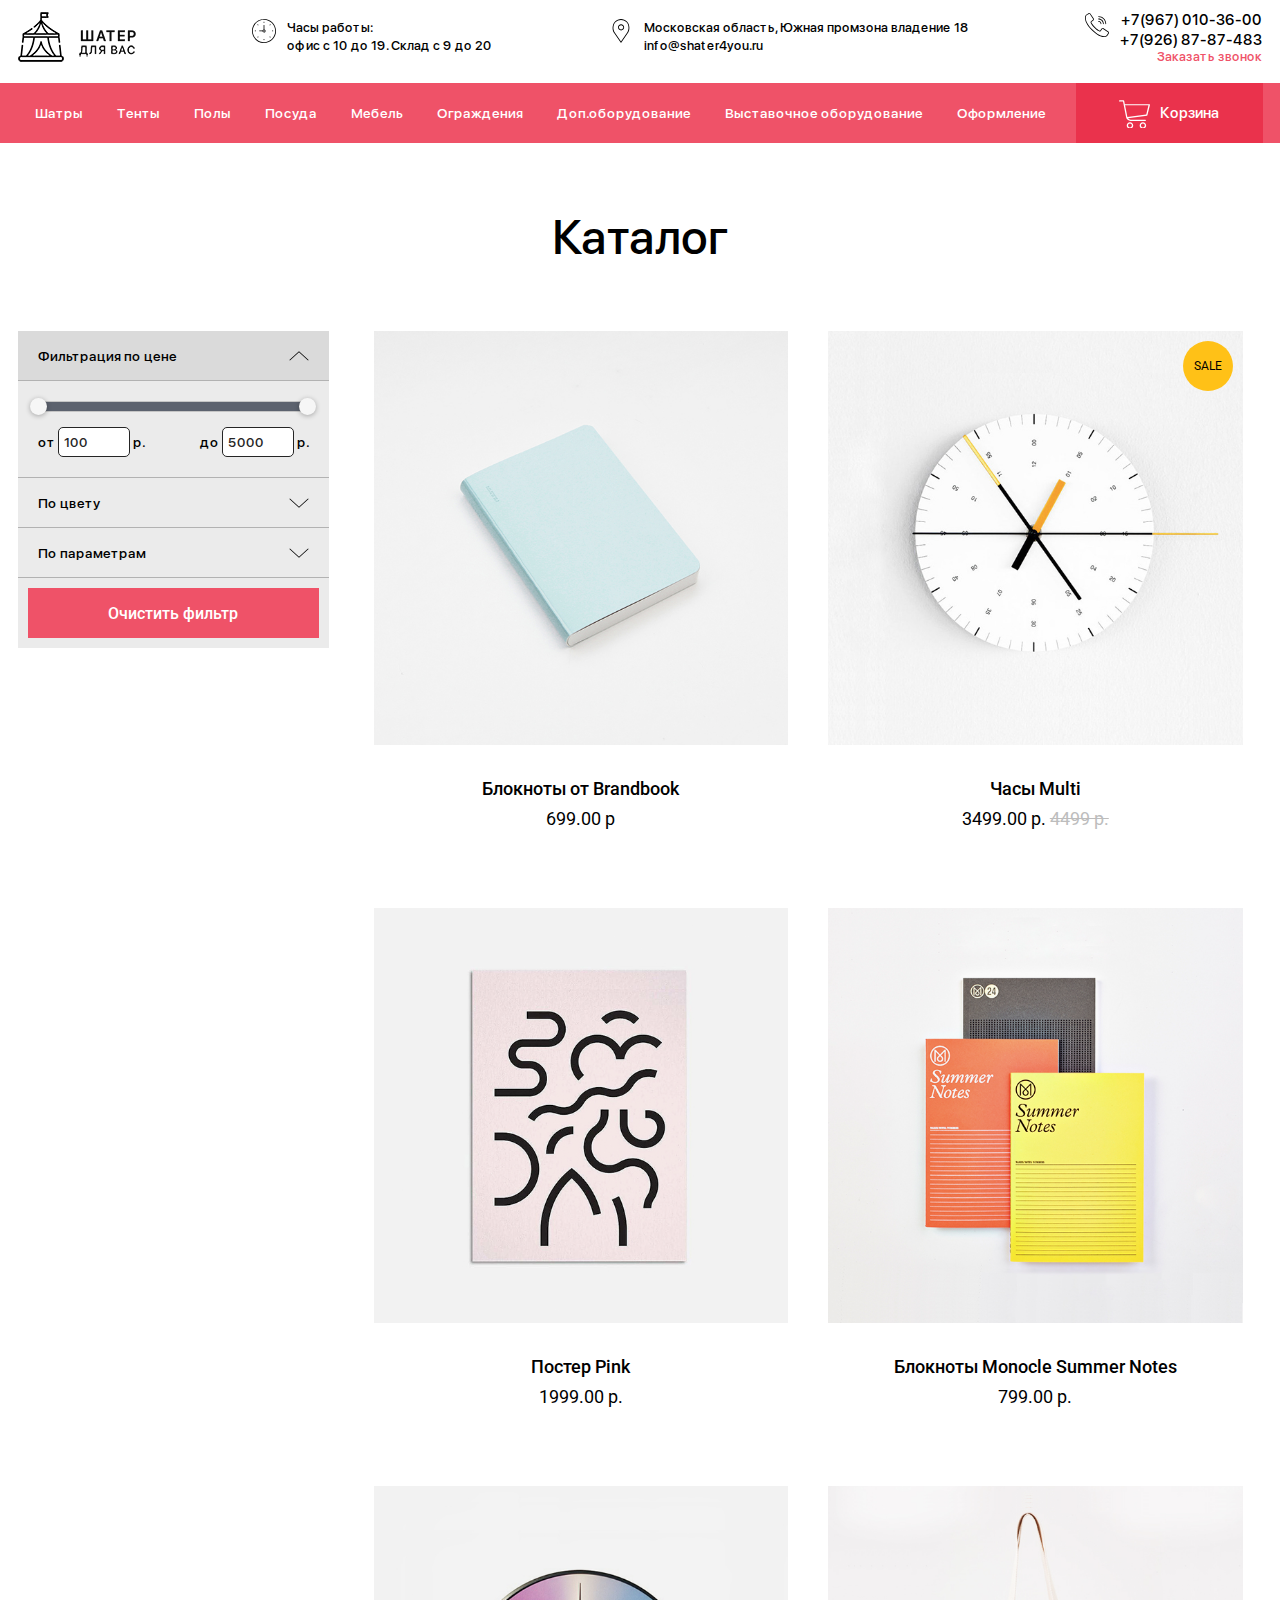
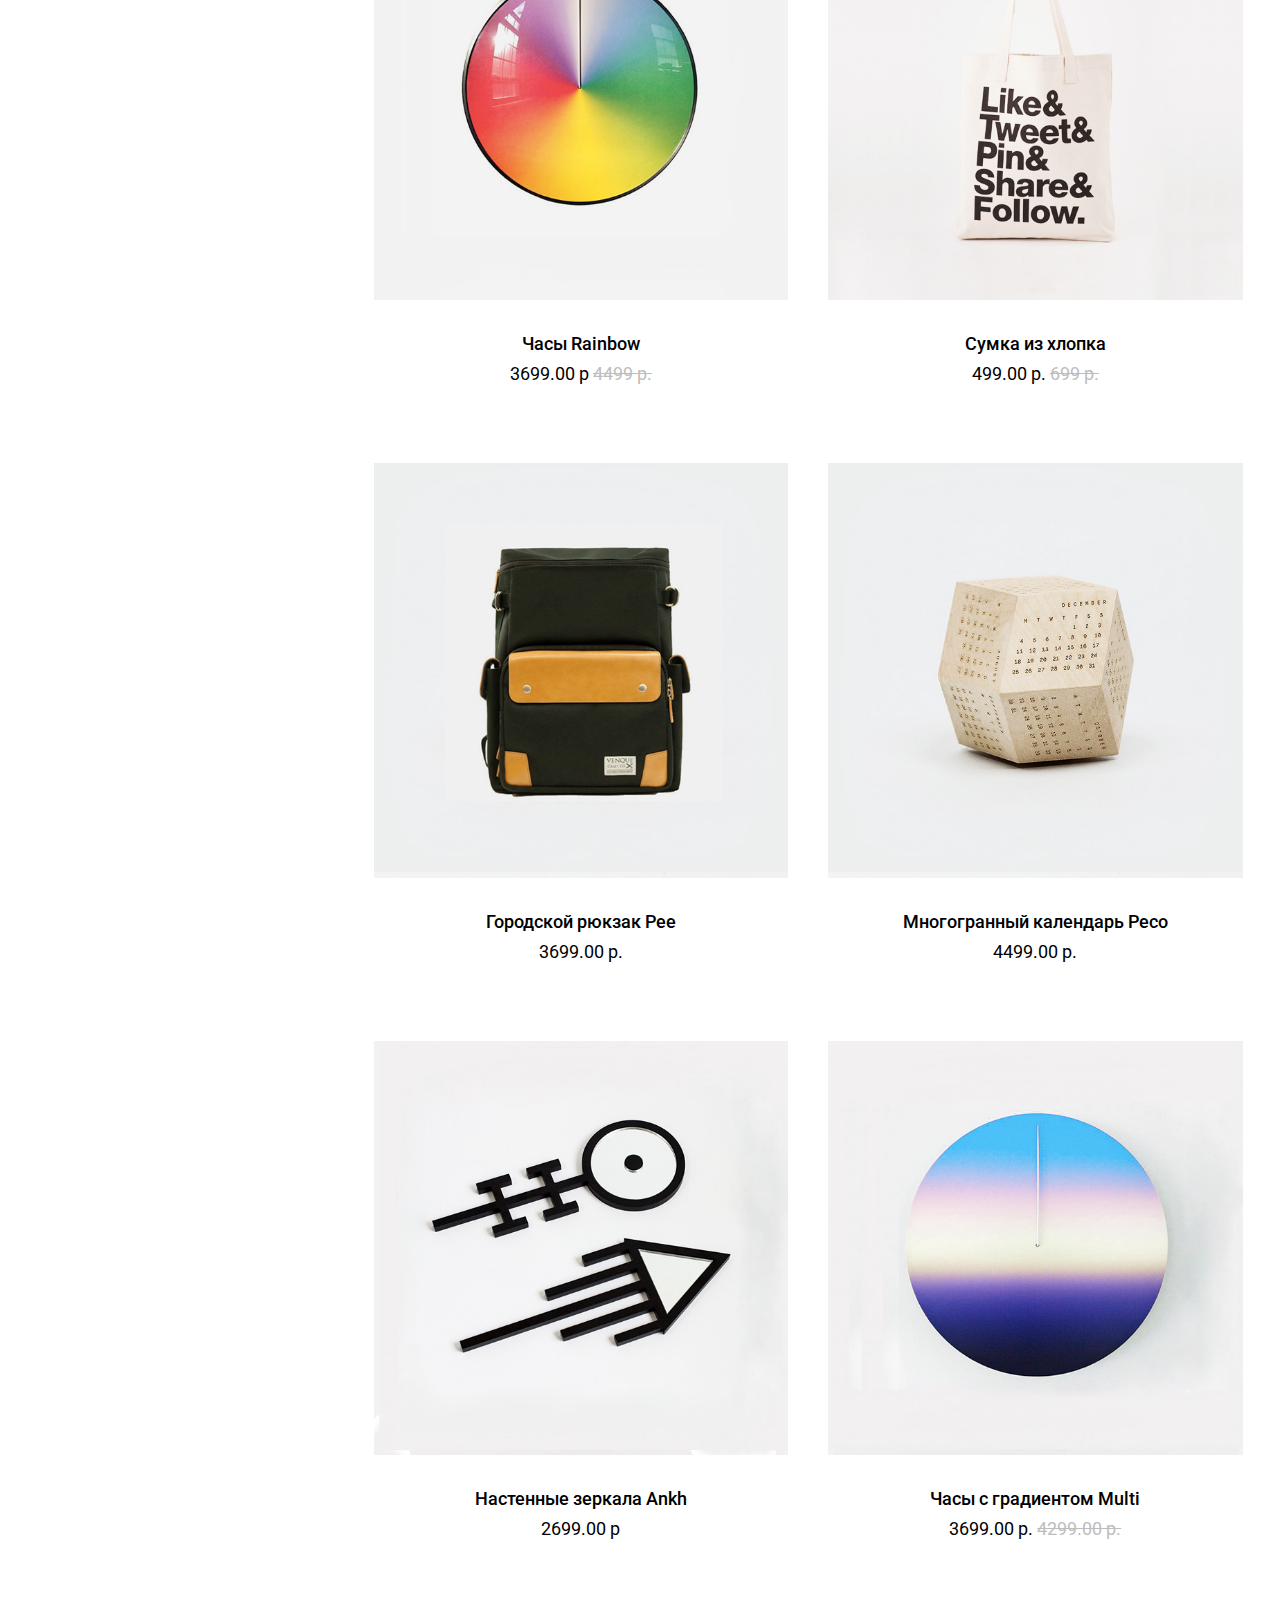
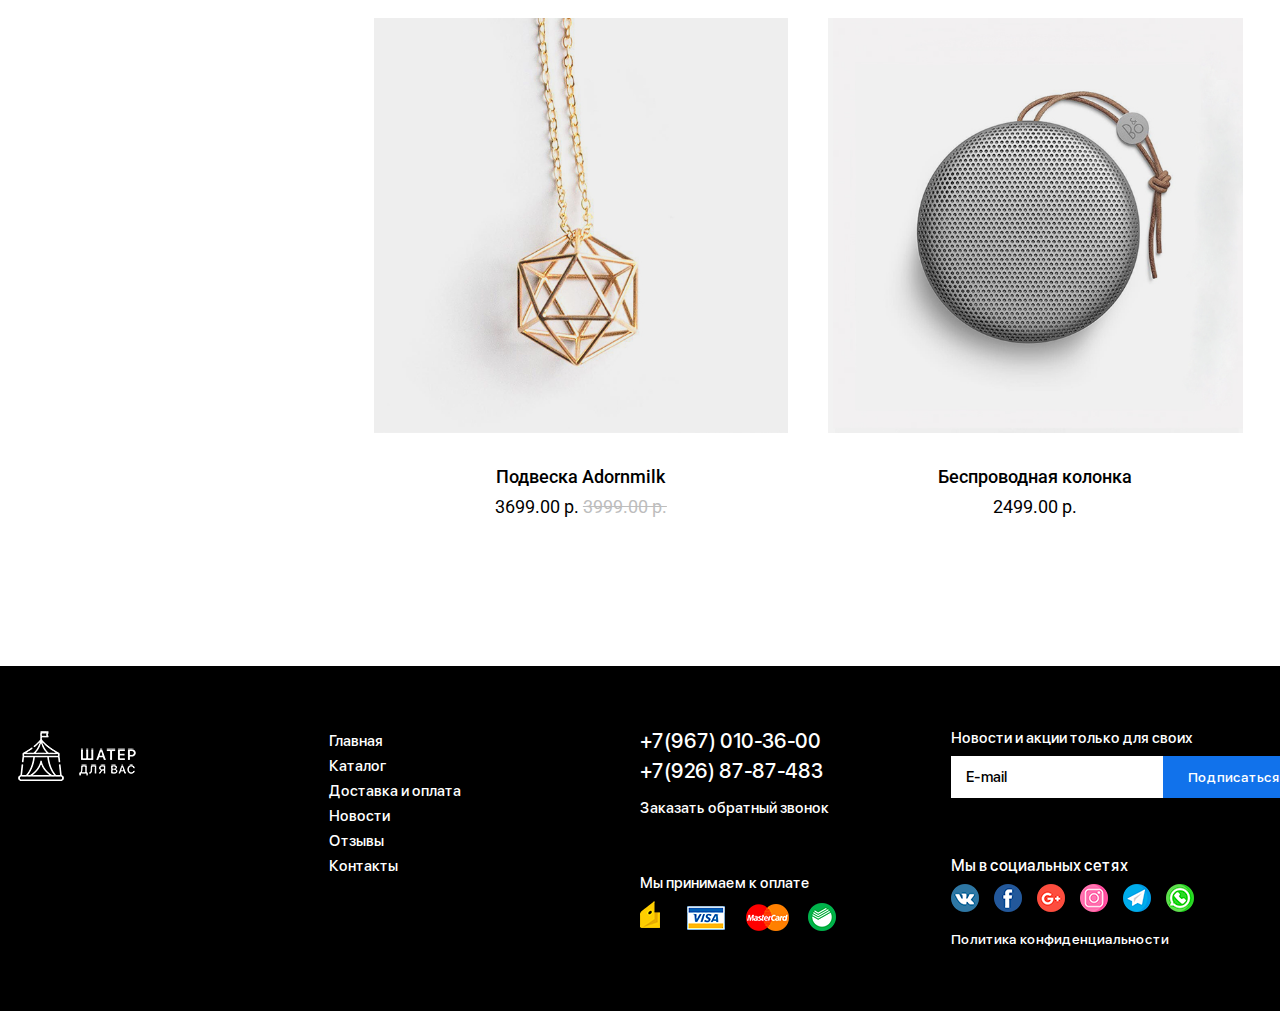
<file: main/catalog.html>
<!DOCTYPE html>
<html lang="ru">
<head>
	<title>Главная</title>
	<meta http-equiv="Content-type" content="text/html;charset=UTF-8" />
	<meta name="format-detection" content="telephone=no">
	<meta http-equiv="X-UA-Compatible" content="IE=edge">
	<link rel="stylesheet" href="css/style.css">
	<link rel="shortcut icon" href="favicon.ico">
	<!-- <meta name="robots" content="noindex, nofollow" /> -->
	<!-- <meta name="viewport" content="width=device-width, initial-scale=1.0" /> -->
	<meta name="viewport" content="width=device-width, initial-scale=1.0, maximum-scale=1.0, user-scalable=0" />
</head>
<body class="no-js">
	<div class="wrapper">
		<header class="header">
		<div class="container">
			<!-- Вверхняя часть шапки -->
			<div class="header-top">
				<div class="header-logo">
					<a href="/"><img src="img/logo.png" alt="Логотип" /></a>
				</div>
				<!-- Кнопка открытия меню -->
				<div class="header-menu__icon">
					<span></span>
					<span></span>
					<span></span>
				</div>
				<div class="header-hours">
					Часы работы:<br>
					офис с 10 до 19. Склад с 9 до 20
				</div>
				<div class="header-address">
					Московская область, Южная промзона владение 18
					<a href="mailto:info@shater4you.ru" rel="nofollow" class="header-adress__mail">info@shater4you.ru</a>
				</div>
				<div class="header-phone">
					<a href="tel:+79670103600" class="header-phone__item">+7(967) 010-36-00</a>
					<a href="tel:+79268787483" class="header-phone__item">+7(926) 87-87-483</a>
					<a href="#callback" class="header-phone__btn pl">Заказать звонок</a>
				</div>
			</div>
		</div>
		<!-- Нижняя часть навигации -->
		<div class="header-bottom">
			<div class="container">
				<div class="header-bottom__wrap">
					<nav class="header-menu">
						<!-- Кнопка закрытия меню -->
						<div class="header-menu__close"></div>
						<!-- Меню -->
						<ul class="header-menu__list">
							<li><a href="#">Шатры</a></li>
							<li><a href="#">Тенты</a></li>
							<li><a href="#">Полы</a></li>
							<li><a href="#">Посуда</a></li>
							<li><a href="#">Мебель</a></li>
							<li><a href="#">Ограждения</a></li>
							<li><a href="#">Доп.оборудование</a></li>
							<li><a href="#">Выставочное оборудование</a></li>
							<li><a href="#">Оформление</a></li>
						</ul>
					</nav>
					<!-- Ссылка на корзину -->
					<a href="#" class="header-cart">Корзина</a>
				</div>
			</div>
		</div>
</header>
		
		<section class="section catalog">
			<div class="container">
				<h1 class="section-title products__title">Каталог</h1>
				<div class="catalog-wrap">
					<div class="catalog-filter">
						<button type="button" class="catalog-filter__toggle">Фильтр товаров</button>
						<form class="catalog-filter__form">
							<div class="range-price catalog-filter__item active">
								<h3 class="catalog-filter__title">Фильтрация по цене </h3>
								<div class="catalog-filter__body">
									<!-- data-min-price - минимальное кол-во денег -->
									<!-- data-max-price - максимальное кол-во денег -->
									<div id="range-price" data-min-price="100" data-max-price="5000"></div>
									<div class="range-price-wrap">
										<label for="range-price-min" class="range-price-inp range-min">
											от
											<!-- value установить то же значение, что и data-min-price -->
											<input type="text" id="range-price-min" value="100" readonly>
											р.
										</label>
										<label for="range-price-max" class="range-price-inp range-max">
											до
											<!-- value установить то же значение, что и data-max-price -->
											<input type="text" id="range-price-max" value="5000" readonly>
											р.
										</label>
									</div>
								</div>
							</div>
							<div class="catalog-filter__item">
								<h3 class="catalog-filter__title">По цвету</h3>
								<div class="catalog-filter__body">
									<!-- Чтобы добавить новый параметр, достаточно копировать один div с классом check и поменять значение -->
									<div class="check">
										<input type="checkbox" value="Красный" class="checkbox" name="form[]"/>
										Красный
									</div>
									<div class="check">
										<input type="checkbox" value="Синий" class="checkbox" name="form[]"/>
										Синий
									</div>
									<div class="check">
										<input type="checkbox" value="Оранжевый" class="checkbox" name="form[]"/>
										Оранжевый
									</div>
									<div class="check">
										<input type="checkbox" value="Зелёный" class="checkbox" name="form[]"/>
										Зелёный
									</div>
									<div class="check">
										<input type="checkbox" value="Чёрный" class="checkbox" name="form[]"/>
										Чёрный
									</div>
								</div>
							</div>
							<div class="catalog-filter__item">
								<h3 class="catalog-filter__title">По параметрам</h3>
								<div class="catalog-filter__body">
									<div class="check">
										<input type="checkbox" value="Параметр" class="checkbox" name="form[]"/>
										Параметр
									</div>
									<div class="check">
										<input type="checkbox" value="Параметр" class="checkbox" name="form[]"/>
										Параметр
									</div>
									<div class="check">
										<input type="checkbox" value="Параметр" class="checkbox" name="form[]"/>
										Параметр
									</div>
									<div class="check">
										<input type="checkbox" value="Параметр" class="checkbox" name="form[]"/>
										Параметр
									</div>
									<div class="check">
										<input type="checkbox" value="Параметр" class="checkbox" name="form[]"/>
										Параметр
									</div>
								</div>
							</div>
							<button type="button" class="catalog-filter__btn btn fw">Очистить фильтр</button>
						</form>
					</div>
					<div class="catalog-items">

						<!-- Здесь выводим товары. Таким же образом как и в Тентах и прочих. -->
						
						<div class="products-item">
							<a href="#" class="products-item__link">
								<!-- products-item__img--hover - Картина которая появляется при наведении(если нет такой картины - удалить этот блок) -->
								<div class="products-item__img products-item__img--hover ibg">
									<img src="img/products-section/01-hover.jpg" alt="Продукт" />
								</div>
								<!-- Картина блока -->
								<div class="products-item__img ibg">
									<img src="img/products-section/01.jpg" alt="Продукт" />
								</div>
							</a>
							<h3 class="products-item__title"><a href="#">Блокноты от Brandbook</a></h3>
							<div class="products-item__price">
								699.00 р
							</div>
						</div>
						<div class="products-item">
							<div class="products-item__sale">
								Sale
							</div>
							<!-- Картина блока -->
							<a href="#">
								<div class="products-item__img ibg">
									<img src="img/products-section/02.jpg" alt="Продукт" />
								</div>
							</a>
							<h3 class="products-item__title"><a href="#">Часы Multi</a></h3>
							<div class="products-item__price">
								3499.00 р. <span class="products-item__price-old">4499 р.</span>
							</div>
						</div>
						<div class="products-item">
							<!-- Картина блока -->
							<a href="#">
								<div class="products-item__img ibg">
									<img src="img/products-section/03.jpg" alt="Продукт" />
								</div>
							</a>
							<h3 class="products-item__title"><a href="#">Постер Pink</a></h3>
							<div class="products-item__price">
								1999.00 р.
							</div>
						</div>
						<div class="products-item">
							<!-- Картина блока -->
							<a href="#">
								<div class="products-item__img ibg">
									<img src="img/products-section/04.jpg" alt="Продукт" />
								</div>
							</a>
							<h3 class="products-item__title"><a href="#">Блокноты Monocle Summer Notes</a></h3>
							<div class="products-item__price">
								799.00 р.
							</div>
						</div>
						<div class="products-item">
							<a href="#" class="products-item__link">
								<!-- Картина блока -->
								<div class="products-item__img ibg">
									<img src="img/products-section/05.jpg" alt="Продукт" />
								</div>
							</a>
							<h3 class="products-item__title"><a href="#">Часы Rainbow</a></h3>
							<div class="products-item__price">
								3699.00 р <span class="products-item__price-old">4499 р.</span>
							</div>
						</div>
						<div class="products-item">
							<!-- Картина блока -->
							<a href="#">
								<div class="products-item__img ibg">
									<img src="img/products-section/06.jpg" alt="Продукт" />
								</div>
							</a>
							<h3 class="products-item__title"><a href="#">Сумка из хлопка</a></h3>
							<div class="products-item__price">
								499.00 р. <span class="products-item__price-old">699 р.</span>
							</div>
						</div>
						<div class="products-item">
							<!-- Картина блока -->
							<a href="#">
								<div class="products-item__img ibg">
									<img src="img/products-section/07.jpg" alt="Продукт" />
								</div>
							</a>
							<h3 class="products-item__title"><a href="#">Городской рюкзак Pee</a></h3>
							<div class="products-item__price">
								3699.00 р.
							</div>
						</div>
						<div class="products-item">
							<!-- Картина блока -->
							<a href="#">
								<div class="products-item__img ibg">
									<img src="img/products-section/08.jpg" alt="Продукт" />
								</div>
							</a>
							<h3 class="products-item__title"><a href="#">Многогранный календарь Peco</a></h3>
							<div class="products-item__price">
								4499.00 р.
							</div>
						</div>
						<div class="products-item">
							<a href="#" class="products-item__link">
								<!-- Картина блока -->
								<div class="products-item__img ibg">
									<img src="img/products-section/09.jpg" alt="Продукт" />
								</div>
							</a>
							<h3 class="products-item__title"><a href="#">Настенные зеркала Ankh</a></h3>
							<div class="products-item__price">
								2699.00 р
							</div>
						</div>
						<div class="products-item">
							<!-- Картина блока -->
							<a href="#">
								<div class="products-item__img ibg">
									<img src="img/products-section/10.jpg" alt="Продукт" />
								</div>
							</a>
							<h3 class="products-item__title"><a href="#">Часы с градиентом Multi</a></h3>
							<div class="products-item__price">
								3699.00 р. <span class="products-item__price-old">4299.00 р.</span>
							</div>
						</div>
						<div class="products-item">
							<!-- Картина блока -->
							<a href="#">
								<div class="products-item__img ibg">
									<img src="img/products-section/11.jpg" alt="Продукт" />
								</div>
							</a>
							<h3 class="products-item__title"><a href="#">Подвеска Adornmilk</a></h3>
							<div class="products-item__price">
								3699.00 р. <span class="products-item__price-old">3999.00 р.</span>
							</div>
						</div>
						<div class="products-item">
							<!-- Картина блока -->
							<a href="#">
								<div class="products-item__img ibg">
									<img src="img/products-section/12.jpg" alt="Продукт" />
								</div>
							</a>
							<h3 class="products-item__title"><a href="#">Беспроводная колонка</a></h3>
							<div class="products-item__price">
								2499.00 р.
							</div>
						</div>


					</div>
				</div>
			</div>
		</section>
		
		<footer>
	<div class='container'>
		<div class="footer-body">
			<div class="footer-column">
				<div class="footer-logo">
					<a href=""><img src="img/ftr_logo.png" alt="Логотип" /></a>
				</div>
			</div>
			<div class="footer-column">
				<div class="footer-menu">
					<ul class="footer-list">
						<li><a href="#">Главная</a></li>
						<li><a href="#">Каталог</a></li>
						<li><a href="#">Доставка и оплата</a></li>
						<li><a href="#">Новости</a></li>
						<li><a href="#">Отзывы</a></li>
						<li><a href="#">Контакты</a></li>
					</ul>
				</div>
			</div>
			<div class="footer-column">
				<div class="footer-phones">
					<a href="tel:+79670103600" class="footer-phones__item">+7(967) 010-36-00</a>
					<a href="tel:+79268787483" class="footer-phones__item">+7(926) 87-87-483</a>
					<a href="#callback" class="footer-phones__btn pl">Заказать обратный звонок</a>
				</div>
				<div class="footer-payments">
					<h6 class="footer-payments__title">Мы принимаем к оплате</h6>
					<img src="img/payment.png" alt="Оплата через YM, Visa, Mastercard, Sberbank" />
				</div>
			</div>
			<div class="footer-column">
				<div class="footer-form">
					<h6 class="footer-form__title">Новости и акции только для своих</h6>
					<form class="footer-form__form">
						<input autocomplete="off" type="text" name="form[]" data-value="E-mail" class="footer-form__input req email" />
						<button type="submit" class="footer-form__btn">Подписаться</button>
					</form>
				</div>
				<div class="footer-social">
					<h6 class="footer-social__title">Мы в социальных сетях</h6>
					<ul class="footer-social__list">
						<li><a href="#" target="_blank">
							<img src="img/social-icons/01.png" alt="Social Icon" />
						</a></li>
						<li><a href="#" target="_blank">
							<img src="img/social-icons/02.png" alt="Social Icon" />
						</a></li>
						<li><a href="#" target="_blank">
							<img src="img/social-icons/03.png" alt="Social Icon" />
						</a></li>
						<li><a href="#" target="_blank">
							<img src="img/social-icons/04.png" alt="Social Icon" />
						</a></li>
						<li><a href="#" target="_blank">
							<img src="img/social-icons/05.png" alt="Social Icon" />
						</a></li>
						<li><a href="#" target="_blank">
							<img src="img/social-icons/06.png" alt="Social Icon" />
						</a></li>
					</ul>
				</div>
				<a href="#polytics" class="footer-polyticslink pl">Политика  конфиденциальности</a>
			</div>
		</div>
	</div>
</footer>
	</div>
	<div class="popup popup-callback">
	<div class="popup-table table">
		<div class="cell">
			<div class="popup-content">
				<div class="popup-close"></div>
				<div class="popup__title">Заказать обратный звонок</div>
				<form action="" class="popup-form">
					<div class="form-input">
						<input autocomplete="off" type="text" name="form[]" data-value="Ваше имя" class="input name req" />
					</div>
					<div class="form-input">
						<input autocomplete="off" type="tel" name="form[]" data-value="Ваш телефон" class="input req phone" />
					</div>
					<div class="form-checkbox">
						<div class="check">
							<input type="checkbox" name="form[]" class="checkbox req" checked="checked" />
							Я соглашаюсь на обработку введённых мною данных
						</div>
					</div>
					<div class="form-button">
						<button type="submit" class="form__btn btn fw">Заказать звонок</button>
					</div>
				</form>
			</div>
		</div>
	</div>
</div>

<div class="popup popup-polytics">
	<div class="popup-table table">
		<div class="cell">
			<div class="popup-content">
				<div class="popup-close"></div>
				<div class="popup__title">Политика  конфиденциальности</div>
				<div class="popup__text">
					<p>Настоящим в соответствии с Федеральным законом № 152-ФЗ «О персональных данных» от 27.07.2006 года свободно, своей волей и в своем интересе выражаю свое безусловное согласие на обработку моих персональных данных ООО «Эккарт», ОГРН 1157746566340, ИНН 7722331646, зарегистрированным в соответствии с законодательством РФ по адресу: г. Москва, ул. Тагильская, д.6 стр.1 (далее по тексту - Оператор). Персональные данные - любая информация, относящаяся к определенному или определяемому на основании такой информации физическому лицу. Настоящее Согласие выдано мною на обработку следующих персональных данных: - Телефон.</p>
					<p>Согласие дано Оператору для совершения следующих действий с моими персональными данными с использованием средств автоматизации и/или без использования таких средств: сбор, систематизация, накопление, хранение, уточнение (обновление, изменение), использование, обезличивание, а также осуществление любых иных действий, предусмотренных действующим законодательством РФ как неавтоматизированными, так и автоматизированными способами.</p>
					<p>Данное согласие дается Оператору для обработки моих персональных данных в следующих целях: - предоставление мне услуг/работ; - направление в мой адрес уведомлений, касающихся предоставляемых услуг/работ; - подготовка и направление ответов на мои запросы; - направление в мой адрес информации, в том числе рекламной, о мероприятиях/товарах/услугах/работах Оператора.</p>
					<p>Настоящее согласие действует до момента его отзыва путем направления соответствующего уведомления на электронный адрес 6140812@mail.ru. В случае отзыва мною согласия на обработку персональных данных Оператор вправе продолжить обработку персональных данных без моего согласия при наличии оснований, указанных в пунктах 2 11 части 1 статьи 6, части 2 статьи 10 и части 2 статьи 11 Федерального закона №152-ФЗ «О персональных данных» от 26.06.2006 г."</p>
				</div>
			</div>
		</div>
	</div>
</div>


<div class="popup popup-one-click">
	<div class="popup-table table">
		<div class="cell">
			<div class="popup-content">
				<div class="popup-close"></div>
				<div class="popup__title">Купить "Деревянный шатёр прозрачный Wood 10"</div>
				<div class="popup-image ibg">
					<img src="img/products/01.jpg" alt="Image" />
				</div>
				<form action="" class="popup-form">
					<div class="form-input">
						<input autocomplete="off" type="text" name="form[]" data-value="Ваше имя" class="input name req" />
					</div>
					<div class="form-input">
						<input autocomplete="off" type="tel" name="form[]" data-value="Ваш E-Mail" class="input req email" />
					</div>
					<div class="form-input">
						<input autocomplete="off" type="tel" name="form[]" data-value="Ваш телефон" class="input req phone" />
					</div>
					<div class="form-checkbox">
						<div class="check">
							<input type="checkbox" name="form[]" class="checkbox req" checked="checked" />
							Я соглашаюсь на обработку введённых мною данных
						</div>
					</div>
					<div class="form-button">
						<button type="submit" class="form__btn btn-purple" data-id="1">Оформить заявку</button>
					</div>
				</form>
			</div>
		</div>
	</div>
</div>
	<script src="https://code.jquery.com/jquery-3.3.1.min.js"></script>
<script src="js/vendors.js"></script>
<script src="js/main.js"></script>
</body>
</html>
</file>
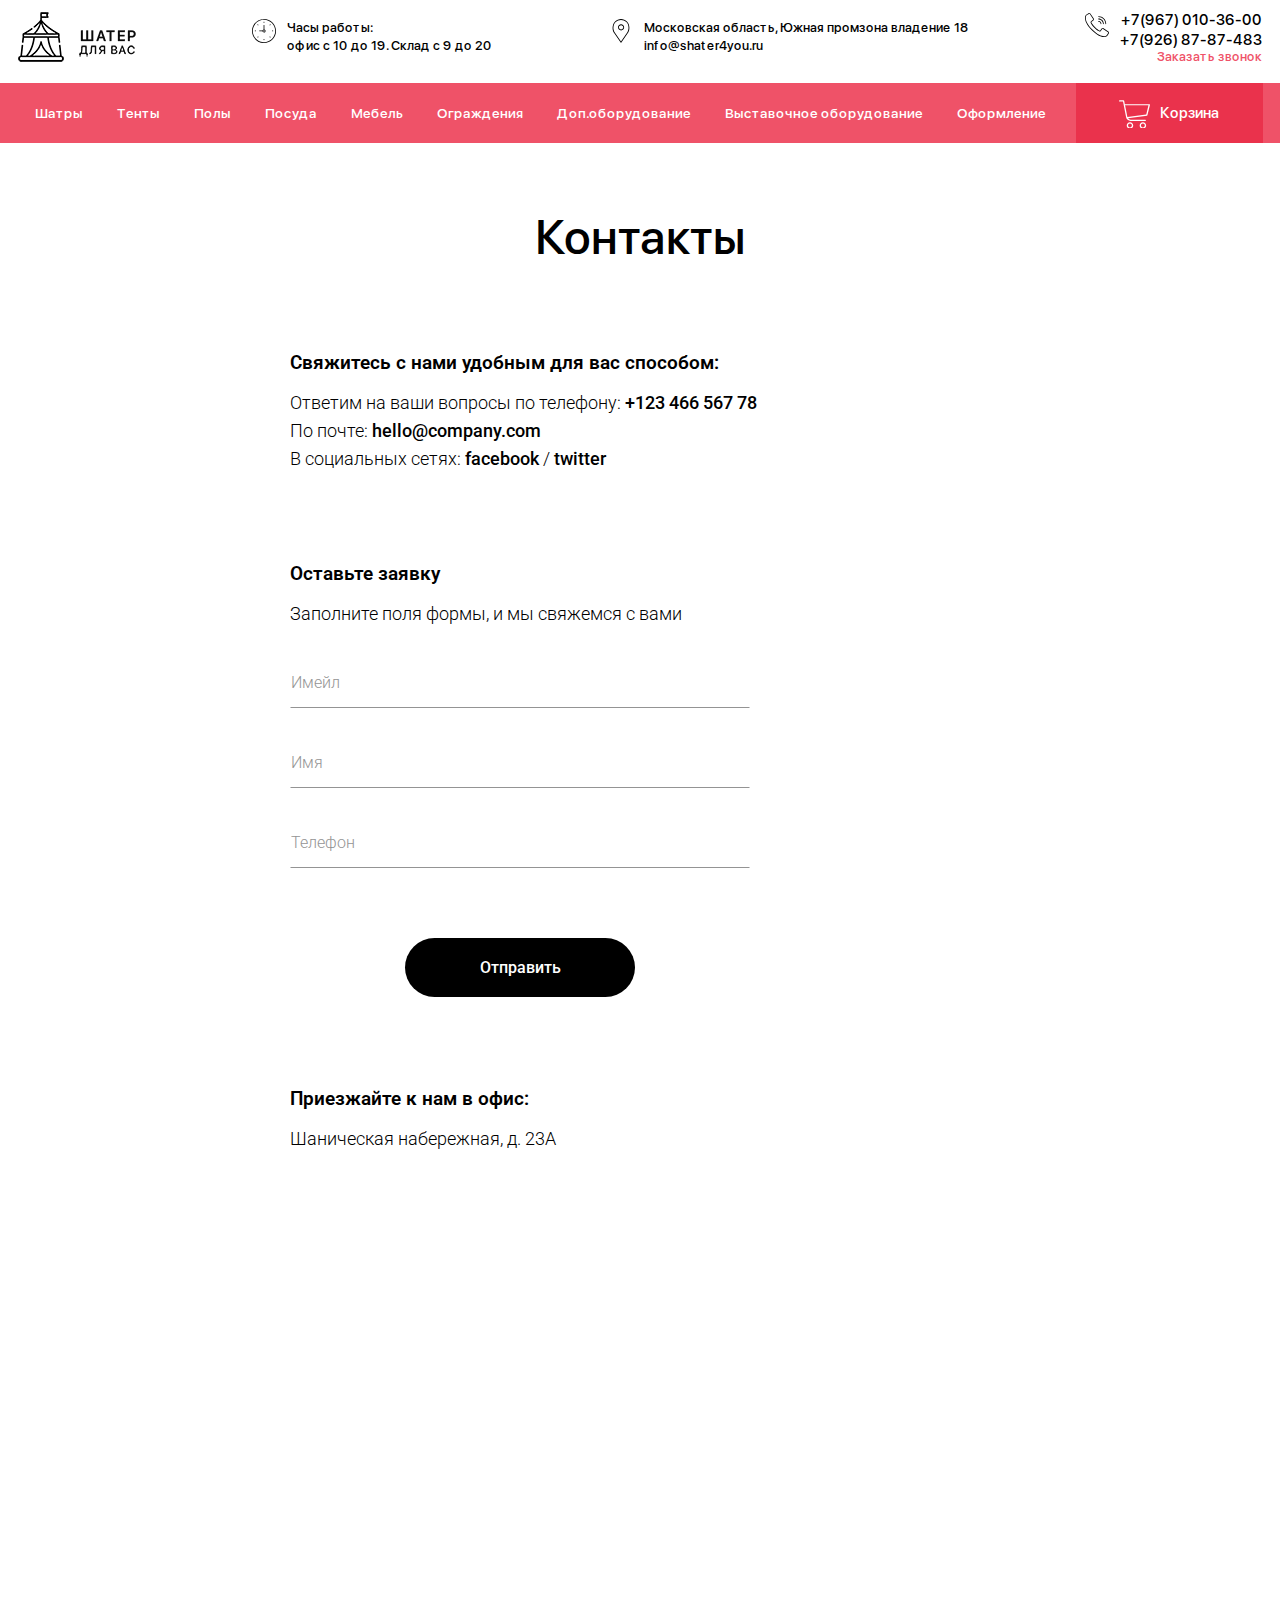
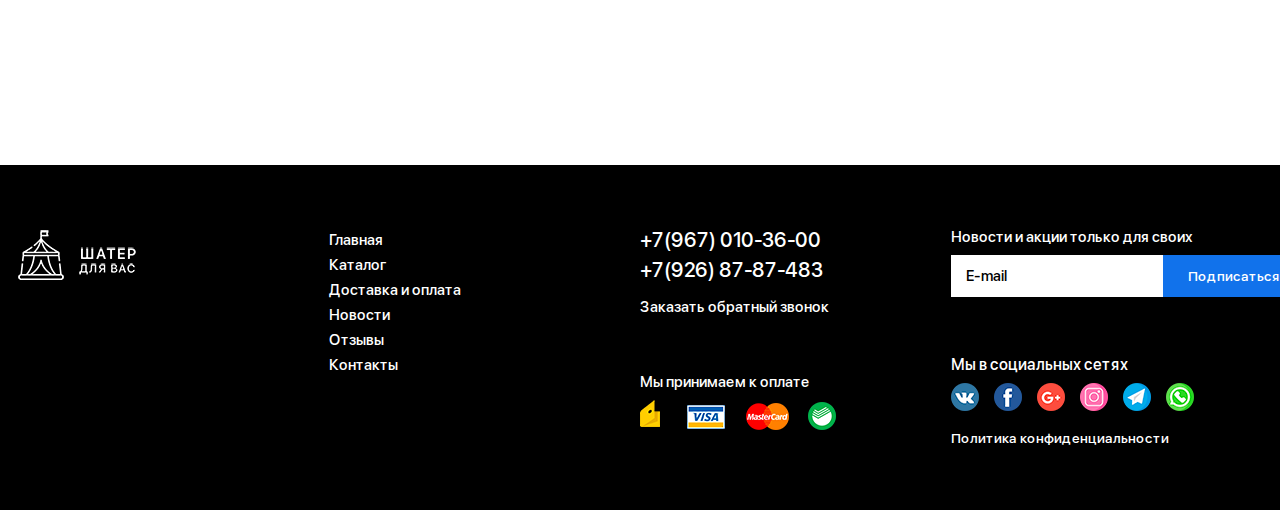
<file: main/contacts.html>
<!DOCTYPE html>
<html lang="ru">
<head>
	<title>Контакты | Ваш шатёр</title>
	<meta http-equiv="Content-type" content="text/html;charset=UTF-8" />
	<meta name="format-detection" content="telephone=no">
	<meta http-equiv="X-UA-Compatible" content="IE=edge">
	<link rel="stylesheet" href="css/style.css">
	<link rel="shortcut icon" href="favicon.ico">
	<!-- <meta name="robots" content="noindex, nofollow" /> -->
	<!-- <meta name="viewport" content="width=device-width, initial-scale=1.0" /> -->
	<meta name="viewport" content="width=device-width, initial-scale=1.0, maximum-scale=1.0, user-scalable=0" />
	<!--[if lt IE 9]>
	<script src="//cdnjs.cloudflare.com/ajax/libs/html5shiv/3.7.3/html5shiv.min.js"></script>
	<![endif]-->
</head>
<body class="no-js">
	<div class="wrapper">
		<header class="header">
		<div class="container">
			<!-- Вверхняя часть шапки -->
			<div class="header-top">
				<div class="header-logo">
					<a href="/"><img src="img/logo.png" alt="Логотип" /></a>
				</div>
				<!-- Кнопка открытия меню -->
				<div class="header-menu__icon">
					<span></span>
					<span></span>
					<span></span>
				</div>
				<div class="header-hours">
					Часы работы:<br>
					офис с 10 до 19. Склад с 9 до 20
				</div>
				<div class="header-address">
					Московская область, Южная промзона владение 18
					<a href="mailto:info@shater4you.ru" rel="nofollow" class="header-adress__mail">info@shater4you.ru</a>
				</div>
				<div class="header-phone">
					<a href="tel:+79670103600" class="header-phone__item">+7(967) 010-36-00</a>
					<a href="tel:+79268787483" class="header-phone__item">+7(926) 87-87-483</a>
					<a href="#callback" class="header-phone__btn pl">Заказать звонок</a>
				</div>
			</div>
		</div>
		<!-- Нижняя часть навигации -->
		<div class="header-bottom">
			<div class="container">
				<div class="header-bottom__wrap">
					<nav class="header-menu">
						<!-- Кнопка закрытия меню -->
						<div class="header-menu__close"></div>
						<!-- Меню -->
						<ul class="header-menu__list">
							<li><a href="#">Шатры</a></li>
							<li><a href="#">Тенты</a></li>
							<li><a href="#">Полы</a></li>
							<li><a href="#">Посуда</a></li>
							<li><a href="#">Мебель</a></li>
							<li><a href="#">Ограждения</a></li>
							<li><a href="#">Доп.оборудование</a></li>
							<li><a href="#">Выставочное оборудование</a></li>
							<li><a href="#">Оформление</a></li>
						</ul>
					</nav>
					<!-- Ссылка на корзину -->
					<a href="#" class="header-cart">Корзина</a>
				</div>
			</div>
		</div>
</header>

		<section class="section contacts">
			<div class="container">
				<!-- Загаловок секции -->
				<h1 class="section-title">Контакты</h1>
				<div class="contacts-wrap">
					<div class="contacts-info">
						<h2 class="contacts-info__title">Свяжитесь с нами удобным для вас способом:</h2>
						<p class="contacts-info__text">Ответим на ваши вопросы по телефону: <a href="tel:+12346656778" class="contacts-info__link">+123 466 567 78</a></p>
						<p class="contacts-info__text">По почте: <a href="mailto:hello@company.com" class="contacts-info__link">hello@company.com</a></p>
						<p class="contacts-info__text">В социальных сетях: <a href="#" class="contacts-info__link" target="_blank">facebook</a> / <a href="#" class="contacts-info__link" target="_blank">twitter</a></p>
					</div>


					<div class="contacts-info">
						<h2 class="contacts-info__title">Оставьте заявку</h2>
						<p class="contacts-info__text">Заполните поля формы, и мы свяжемся с вами</p>
						<div class="contacts-form">
							<form class="contacts-form__form">
								<input autocomplete="off" type="text" name="form[]" data-value="Имейл" class="input email req" />
								<input autocomplete="off" type="text" name="form[]" data-value="Имя" class="input name req" />
								<input autocomplete="off" type="text" name="form[]" data-value="Телефон" class="input phone req" />
								<button type="submit" class="contacts-form__btn btn">Отправить</button>
							</form>
						</div>
					</div>

					<div class="contacts-info">
						<h2 class="contacts-info__title">Приезжайте к нам в офис:</h2>
						<p class="contacts-info__text">Шаническая набережная, д. 23А</p>
						<div class="contacts-map">
							<!-- Карта. Можно заменить весь iframe. Генерировать в Google Maps -->
							<iframe src="https://www.google.com/maps/embed?pb=!1m18!1m12!1m3!1d2448.233244734456!2d37.6142182075822!3d55.7578119000477!2m3!1f0!2f0!3f0!3m2!1i1024!2i768!4f13.1!3m3!1m2!1s0x0%3A0x4468e66b9c8037dd!2z0KTQvtC90YLQsNC9INCS0LjRgtCw0LvQuA!5e0!3m2!1sru!2s!4v1570661565151!5m2!1sru!2s" width="600" height="450" frameborder="0" style="border:0;" allowfullscreen=""></iframe>
						</div>
					</div>
				</div>
			</div>
		</section>

		<footer>
	<div class='container'>
		<div class="footer-body">
			<div class="footer-column">
				<div class="footer-logo">
					<a href=""><img src="img/ftr_logo.png" alt="Логотип" /></a>
				</div>
			</div>
			<div class="footer-column">
				<div class="footer-menu">
					<ul class="footer-list">
						<li><a href="#">Главная</a></li>
						<li><a href="#">Каталог</a></li>
						<li><a href="#">Доставка и оплата</a></li>
						<li><a href="#">Новости</a></li>
						<li><a href="#">Отзывы</a></li>
						<li><a href="#">Контакты</a></li>
					</ul>
				</div>
			</div>
			<div class="footer-column">
				<div class="footer-phones">
					<a href="tel:+79670103600" class="footer-phones__item">+7(967) 010-36-00</a>
					<a href="tel:+79268787483" class="footer-phones__item">+7(926) 87-87-483</a>
					<a href="#callback" class="footer-phones__btn pl">Заказать обратный звонок</a>
				</div>
				<div class="footer-payments">
					<h6 class="footer-payments__title">Мы принимаем к оплате</h6>
					<img src="img/payment.png" alt="Оплата через YM, Visa, Mastercard, Sberbank" />
				</div>
			</div>
			<div class="footer-column">
				<div class="footer-form">
					<h6 class="footer-form__title">Новости и акции только для своих</h6>
					<form class="footer-form__form">
						<input autocomplete="off" type="text" name="form[]" data-value="E-mail" class="footer-form__input req email" />
						<button type="submit" class="footer-form__btn">Подписаться</button>
					</form>
				</div>
				<div class="footer-social">
					<h6 class="footer-social__title">Мы в социальных сетях</h6>
					<ul class="footer-social__list">
						<li><a href="#" target="_blank">
							<img src="img/social-icons/01.png" alt="Social Icon" />
						</a></li>
						<li><a href="#" target="_blank">
							<img src="img/social-icons/02.png" alt="Social Icon" />
						</a></li>
						<li><a href="#" target="_blank">
							<img src="img/social-icons/03.png" alt="Social Icon" />
						</a></li>
						<li><a href="#" target="_blank">
							<img src="img/social-icons/04.png" alt="Social Icon" />
						</a></li>
						<li><a href="#" target="_blank">
							<img src="img/social-icons/05.png" alt="Social Icon" />
						</a></li>
						<li><a href="#" target="_blank">
							<img src="img/social-icons/06.png" alt="Social Icon" />
						</a></li>
					</ul>
				</div>
				<a href="#polytics" class="footer-polyticslink pl">Политика  конфиденциальности</a>
			</div>
		</div>
	</div>
</footer>
	</div>
	<div class="popup popup-callback">
	<div class="popup-table table">
		<div class="cell">
			<div class="popup-content">
				<div class="popup-close"></div>
				<div class="popup__title">Заказать обратный звонок</div>
				<form action="" class="popup-form">
					<div class="form-input">
						<input autocomplete="off" type="text" name="form[]" data-value="Ваше имя" class="input name req" />
					</div>
					<div class="form-input">
						<input autocomplete="off" type="tel" name="form[]" data-value="Ваш телефон" class="input req phone" />
					</div>
					<div class="form-checkbox">
						<div class="check">
							<input type="checkbox" name="form[]" class="checkbox req" checked="checked" />
							Я соглашаюсь на обработку введённых мною данных
						</div>
					</div>
					<div class="form-button">
						<button type="submit" class="form__btn btn fw">Заказать звонок</button>
					</div>
				</form>
			</div>
		</div>
	</div>
</div>

<div class="popup popup-polytics">
	<div class="popup-table table">
		<div class="cell">
			<div class="popup-content">
				<div class="popup-close"></div>
				<div class="popup__title">Политика  конфиденциальности</div>
				<div class="popup__text">
					<p>Настоящим в соответствии с Федеральным законом № 152-ФЗ «О персональных данных» от 27.07.2006 года свободно, своей волей и в своем интересе выражаю свое безусловное согласие на обработку моих персональных данных ООО «Эккарт», ОГРН 1157746566340, ИНН 7722331646, зарегистрированным в соответствии с законодательством РФ по адресу: г. Москва, ул. Тагильская, д.6 стр.1 (далее по тексту - Оператор). Персональные данные - любая информация, относящаяся к определенному или определяемому на основании такой информации физическому лицу. Настоящее Согласие выдано мною на обработку следующих персональных данных: - Телефон.</p>
					<p>Согласие дано Оператору для совершения следующих действий с моими персональными данными с использованием средств автоматизации и/или без использования таких средств: сбор, систематизация, накопление, хранение, уточнение (обновление, изменение), использование, обезличивание, а также осуществление любых иных действий, предусмотренных действующим законодательством РФ как неавтоматизированными, так и автоматизированными способами.</p>
					<p>Данное согласие дается Оператору для обработки моих персональных данных в следующих целях: - предоставление мне услуг/работ; - направление в мой адрес уведомлений, касающихся предоставляемых услуг/работ; - подготовка и направление ответов на мои запросы; - направление в мой адрес информации, в том числе рекламной, о мероприятиях/товарах/услугах/работах Оператора.</p>
					<p>Настоящее согласие действует до момента его отзыва путем направления соответствующего уведомления на электронный адрес 6140812@mail.ru. В случае отзыва мною согласия на обработку персональных данных Оператор вправе продолжить обработку персональных данных без моего согласия при наличии оснований, указанных в пунктах 2 11 части 1 статьи 6, части 2 статьи 10 и части 2 статьи 11 Федерального закона №152-ФЗ «О персональных данных» от 26.06.2006 г."</p>
				</div>
			</div>
		</div>
	</div>
</div>


<div class="popup popup-one-click">
	<div class="popup-table table">
		<div class="cell">
			<div class="popup-content">
				<div class="popup-close"></div>
				<div class="popup__title">Купить "Деревянный шатёр прозрачный Wood 10"</div>
				<div class="popup-image ibg">
					<img src="img/products/01.jpg" alt="Image" />
				</div>
				<form action="" class="popup-form">
					<div class="form-input">
						<input autocomplete="off" type="text" name="form[]" data-value="Ваше имя" class="input name req" />
					</div>
					<div class="form-input">
						<input autocomplete="off" type="tel" name="form[]" data-value="Ваш E-Mail" class="input req email" />
					</div>
					<div class="form-input">
						<input autocomplete="off" type="tel" name="form[]" data-value="Ваш телефон" class="input req phone" />
					</div>
					<div class="form-checkbox">
						<div class="check">
							<input type="checkbox" name="form[]" class="checkbox req" checked="checked" />
							Я соглашаюсь на обработку введённых мною данных
						</div>
					</div>
					<div class="form-button">
						<button type="submit" class="form__btn btn-purple" data-id="1">Оформить заявку</button>
					</div>
				</form>
			</div>
		</div>
	</div>
</div>
	<script src="https://code.jquery.com/jquery-3.3.1.min.js"></script>
<script src="js/vendors.js"></script>
<script src="js/main.js"></script>
</body>
</html>
</file>
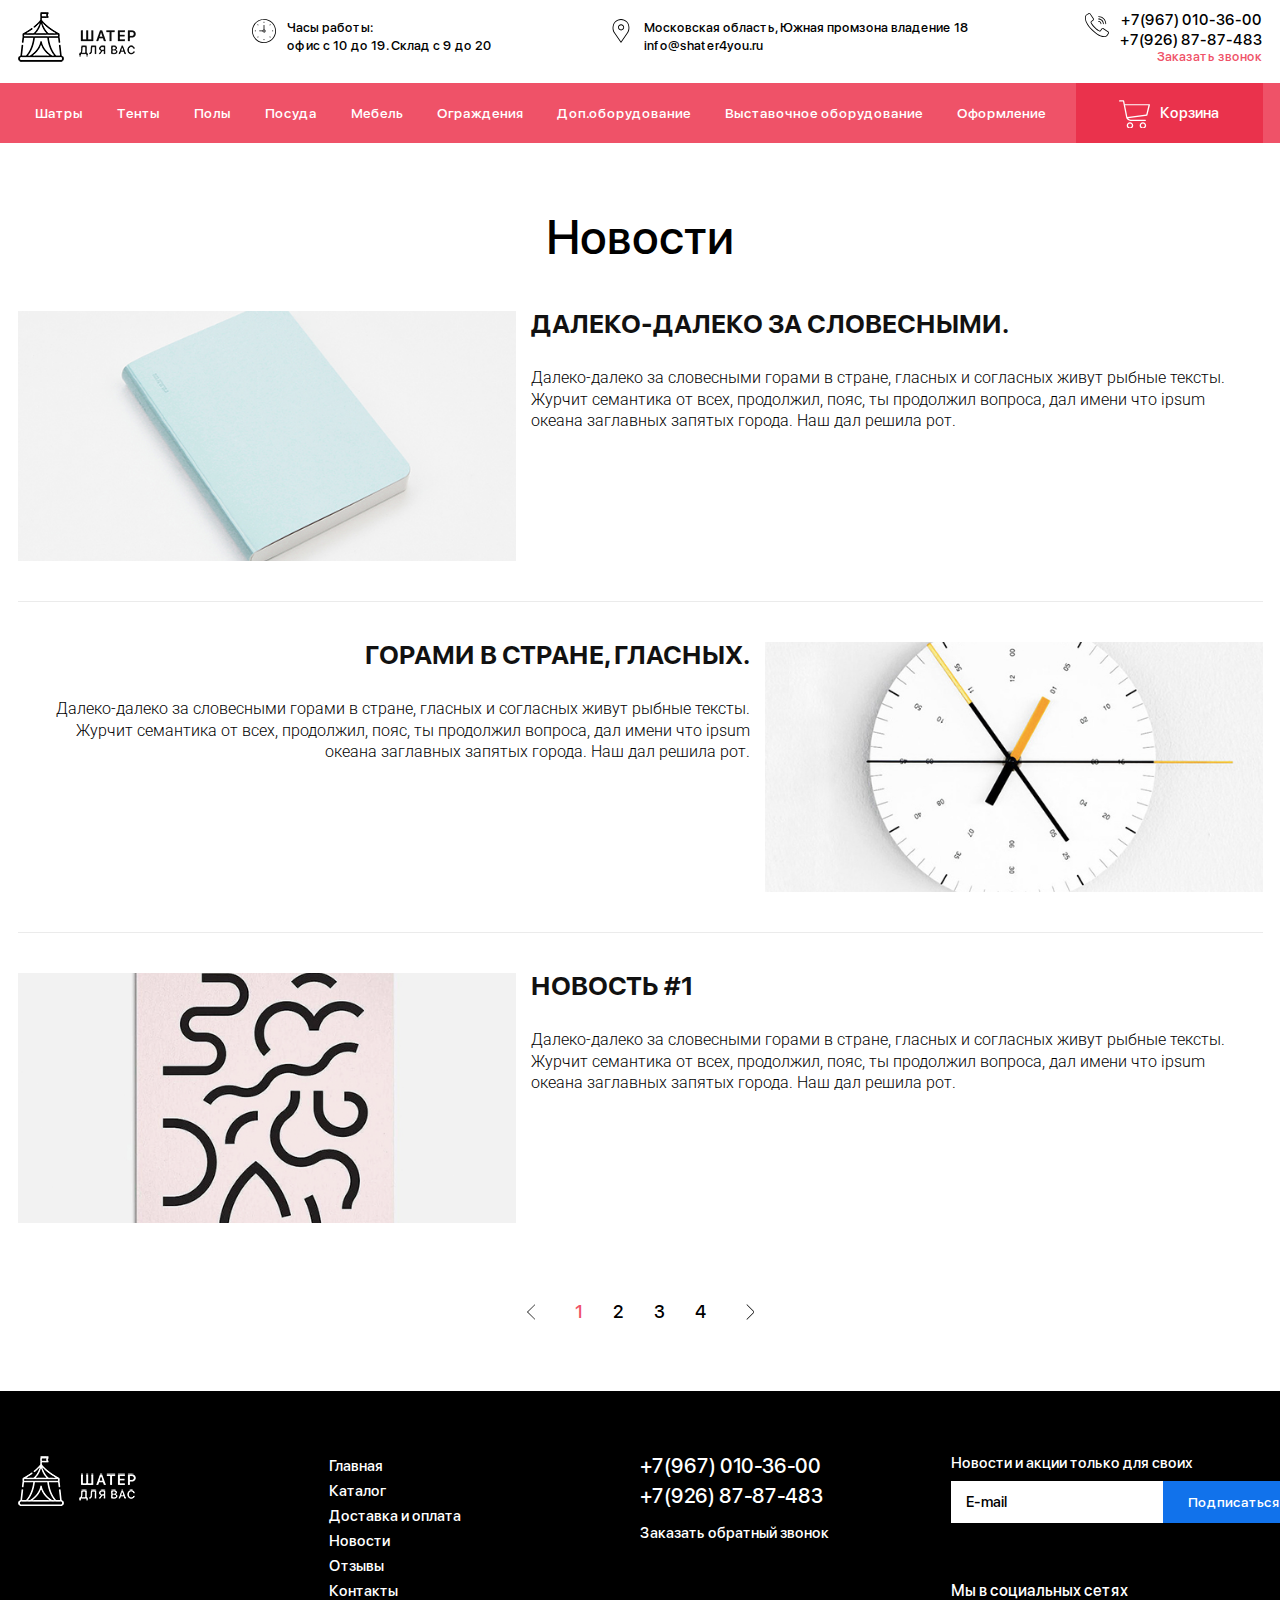
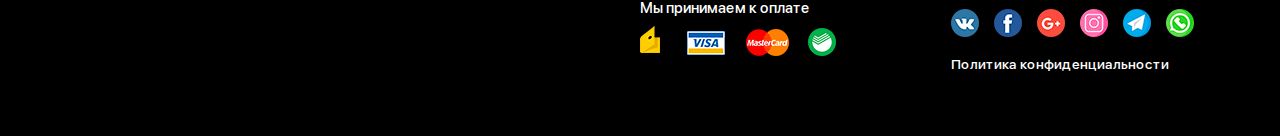
<file: main/news.html>
<!DOCTYPE html>
<html lang="ru">
<head>
	<title>Главная</title>
	<meta http-equiv="Content-type" content="text/html;charset=UTF-8" />
	<meta name="format-detection" content="telephone=no">
	<meta http-equiv="X-UA-Compatible" content="IE=edge">
	<link rel="stylesheet" href="css/style.css">
	<link rel="shortcut icon" href="favicon.ico">
	<!-- <meta name="robots" content="noindex, nofollow" /> -->
	<!-- <meta name="viewport" content="width=device-width, initial-scale=1.0" /> -->
	<meta name="viewport" content="width=device-width, initial-scale=1.0, maximum-scale=1.0, user-scalable=0" />
	<!--[if lt IE 9]>
	<script src="//cdnjs.cloudflare.com/ajax/libs/html5shiv/3.7.3/html5shiv.min.js"></script>
	<![endif]-->
</head>
<body class="no-js">
	<div class="wrapper">
		<header class="header">
		<div class="container">
			<!-- Вверхняя часть шапки -->
			<div class="header-top">
				<div class="header-logo">
					<a href="/"><img src="img/logo.png" alt="Логотип" /></a>
				</div>
				<!-- Кнопка открытия меню -->
				<div class="header-menu__icon">
					<span></span>
					<span></span>
					<span></span>
				</div>
				<div class="header-hours">
					Часы работы:<br>
					офис с 10 до 19. Склад с 9 до 20
				</div>
				<div class="header-address">
					Московская область, Южная промзона владение 18
					<a href="mailto:info@shater4you.ru" rel="nofollow" class="header-adress__mail">info@shater4you.ru</a>
				</div>
				<div class="header-phone">
					<a href="tel:+79670103600" class="header-phone__item">+7(967) 010-36-00</a>
					<a href="tel:+79268787483" class="header-phone__item">+7(926) 87-87-483</a>
					<a href="#callback" class="header-phone__btn pl">Заказать звонок</a>
				</div>
			</div>
		</div>
		<!-- Нижняя часть навигации -->
		<div class="header-bottom">
			<div class="container">
				<div class="header-bottom__wrap">
					<nav class="header-menu">
						<!-- Кнопка закрытия меню -->
						<div class="header-menu__close"></div>
						<!-- Меню -->
						<ul class="header-menu__list">
							<li><a href="#">Шатры</a></li>
							<li><a href="#">Тенты</a></li>
							<li><a href="#">Полы</a></li>
							<li><a href="#">Посуда</a></li>
							<li><a href="#">Мебель</a></li>
							<li><a href="#">Ограждения</a></li>
							<li><a href="#">Доп.оборудование</a></li>
							<li><a href="#">Выставочное оборудование</a></li>
							<li><a href="#">Оформление</a></li>
						</ul>
					</nav>
					<!-- Ссылка на корзину -->
					<a href="#" class="header-cart">Корзина</a>
				</div>
			</div>
		</div>
</header>
		
		<div class="section news">
			<div class="container">
				<h1 class="section-title">Новости</h1>
				<div class="news-wrap">
					<div class="news-item">
						<div class="news-item__image ibg">
							<img src="img/products-section/01.jpg" alt="Изображение новости" />
						</div>
						<div class="news-item__body">
							<h2 class="news-item__title">Далеко-далеко за словесными.</h2>
							<p class="news-item__text">Далеко-далеко за словесными горами в стране, гласных и согласных живут рыбные тексты. Журчит семантика от всех, продолжил, пояс, ты продолжил вопроса, дал имени что ipsum океана заглавных запятых города. Наш дал решила рот.</p>
						</div>
					</div>
					<div class="news-item">
						<div class="news-item__image ibg">
							<img src="img/products-section/02.jpg" alt="Изображение новости" />
						</div>
						<div class="news-item__body">
							<h2 class="news-item__title">Горами в стране, гласных.</h2>
							<p class="news-item__text">Далеко-далеко за словесными горами в стране, гласных и согласных живут рыбные тексты. Журчит семантика от всех, продолжил, пояс, ты продолжил вопроса, дал имени что ipsum океана заглавных запятых города. Наш дал решила рот.</p>
						</div>
					</div>
					<div class="news-item">
						<div class="news-item__image ibg">
							<img src="img/products-section/03.jpg" alt="Изображение новости" />
						</div>
						<div class="news-item__body">
							<h2 class="news-item__title">Новость #1</h2>
							<p class="news-item__text">Далеко-далеко за словесными горами в стране, гласных и согласных живут рыбные тексты. Журчит семантика от всех, продолжил, пояс, ты продолжил вопроса, дал имени что ipsum океана заглавных запятых города. Наш дал решила рот.</p>
						</div>
					</div>
				</div>

				<div class="pagging">
					<a href="#" class="pagging__arrow"></a>
					<ul class="pagging-list">
						<li><a href="#" class="pagging__link active">1</a></li>
						<li><a href="#" class="pagging__link">2</a></li>
						<li><a href="#" class="pagging__link">3</a></li>
						<li><a href="#" class="pagging__link">4</a></li>
					</ul>
					<a href="#" class="pagging__arrow"></a>
				</div>
			</div>
		</div>
		
		<footer>
	<div class='container'>
		<div class="footer-body">
			<div class="footer-column">
				<div class="footer-logo">
					<a href=""><img src="img/ftr_logo.png" alt="Логотип" /></a>
				</div>
			</div>
			<div class="footer-column">
				<div class="footer-menu">
					<ul class="footer-list">
						<li><a href="#">Главная</a></li>
						<li><a href="#">Каталог</a></li>
						<li><a href="#">Доставка и оплата</a></li>
						<li><a href="#">Новости</a></li>
						<li><a href="#">Отзывы</a></li>
						<li><a href="#">Контакты</a></li>
					</ul>
				</div>
			</div>
			<div class="footer-column">
				<div class="footer-phones">
					<a href="tel:+79670103600" class="footer-phones__item">+7(967) 010-36-00</a>
					<a href="tel:+79268787483" class="footer-phones__item">+7(926) 87-87-483</a>
					<a href="#callback" class="footer-phones__btn pl">Заказать обратный звонок</a>
				</div>
				<div class="footer-payments">
					<h6 class="footer-payments__title">Мы принимаем к оплате</h6>
					<img src="img/payment.png" alt="Оплата через YM, Visa, Mastercard, Sberbank" />
				</div>
			</div>
			<div class="footer-column">
				<div class="footer-form">
					<h6 class="footer-form__title">Новости и акции только для своих</h6>
					<form class="footer-form__form">
						<input autocomplete="off" type="text" name="form[]" data-value="E-mail" class="footer-form__input req email" />
						<button type="submit" class="footer-form__btn">Подписаться</button>
					</form>
				</div>
				<div class="footer-social">
					<h6 class="footer-social__title">Мы в социальных сетях</h6>
					<ul class="footer-social__list">
						<li><a href="#" target="_blank">
							<img src="img/social-icons/01.png" alt="Social Icon" />
						</a></li>
						<li><a href="#" target="_blank">
							<img src="img/social-icons/02.png" alt="Social Icon" />
						</a></li>
						<li><a href="#" target="_blank">
							<img src="img/social-icons/03.png" alt="Social Icon" />
						</a></li>
						<li><a href="#" target="_blank">
							<img src="img/social-icons/04.png" alt="Social Icon" />
						</a></li>
						<li><a href="#" target="_blank">
							<img src="img/social-icons/05.png" alt="Social Icon" />
						</a></li>
						<li><a href="#" target="_blank">
							<img src="img/social-icons/06.png" alt="Social Icon" />
						</a></li>
					</ul>
				</div>
				<a href="#polytics" class="footer-polyticslink pl">Политика  конфиденциальности</a>
			</div>
		</div>
	</div>
</footer>
	</div>
	<div class="popup popup-callback">
	<div class="popup-table table">
		<div class="cell">
			<div class="popup-content">
				<div class="popup-close"></div>
				<div class="popup__title">Заказать обратный звонок</div>
				<form action="" class="popup-form">
					<div class="form-input">
						<input autocomplete="off" type="text" name="form[]" data-value="Ваше имя" class="input name req" />
					</div>
					<div class="form-input">
						<input autocomplete="off" type="tel" name="form[]" data-value="Ваш телефон" class="input req phone" />
					</div>
					<div class="form-checkbox">
						<div class="check">
							<input type="checkbox" name="form[]" class="checkbox req" checked="checked" />
							Я соглашаюсь на обработку введённых мною данных
						</div>
					</div>
					<div class="form-button">
						<button type="submit" class="form__btn btn fw">Заказать звонок</button>
					</div>
				</form>
			</div>
		</div>
	</div>
</div>

<div class="popup popup-polytics">
	<div class="popup-table table">
		<div class="cell">
			<div class="popup-content">
				<div class="popup-close"></div>
				<div class="popup__title">Политика  конфиденциальности</div>
				<div class="popup__text">
					<p>Настоящим в соответствии с Федеральным законом № 152-ФЗ «О персональных данных» от 27.07.2006 года свободно, своей волей и в своем интересе выражаю свое безусловное согласие на обработку моих персональных данных ООО «Эккарт», ОГРН 1157746566340, ИНН 7722331646, зарегистрированным в соответствии с законодательством РФ по адресу: г. Москва, ул. Тагильская, д.6 стр.1 (далее по тексту - Оператор). Персональные данные - любая информация, относящаяся к определенному или определяемому на основании такой информации физическому лицу. Настоящее Согласие выдано мною на обработку следующих персональных данных: - Телефон.</p>
					<p>Согласие дано Оператору для совершения следующих действий с моими персональными данными с использованием средств автоматизации и/или без использования таких средств: сбор, систематизация, накопление, хранение, уточнение (обновление, изменение), использование, обезличивание, а также осуществление любых иных действий, предусмотренных действующим законодательством РФ как неавтоматизированными, так и автоматизированными способами.</p>
					<p>Данное согласие дается Оператору для обработки моих персональных данных в следующих целях: - предоставление мне услуг/работ; - направление в мой адрес уведомлений, касающихся предоставляемых услуг/работ; - подготовка и направление ответов на мои запросы; - направление в мой адрес информации, в том числе рекламной, о мероприятиях/товарах/услугах/работах Оператора.</p>
					<p>Настоящее согласие действует до момента его отзыва путем направления соответствующего уведомления на электронный адрес 6140812@mail.ru. В случае отзыва мною согласия на обработку персональных данных Оператор вправе продолжить обработку персональных данных без моего согласия при наличии оснований, указанных в пунктах 2 11 части 1 статьи 6, части 2 статьи 10 и части 2 статьи 11 Федерального закона №152-ФЗ «О персональных данных» от 26.06.2006 г."</p>
				</div>
			</div>
		</div>
	</div>
</div>


<div class="popup popup-one-click">
	<div class="popup-table table">
		<div class="cell">
			<div class="popup-content">
				<div class="popup-close"></div>
				<div class="popup__title">Купить "Деревянный шатёр прозрачный Wood 10"</div>
				<div class="popup-image ibg">
					<img src="img/products/01.jpg" alt="Image" />
				</div>
				<form action="" class="popup-form">
					<div class="form-input">
						<input autocomplete="off" type="text" name="form[]" data-value="Ваше имя" class="input name req" />
					</div>
					<div class="form-input">
						<input autocomplete="off" type="tel" name="form[]" data-value="Ваш E-Mail" class="input req email" />
					</div>
					<div class="form-input">
						<input autocomplete="off" type="tel" name="form[]" data-value="Ваш телефон" class="input req phone" />
					</div>
					<div class="form-checkbox">
						<div class="check">
							<input type="checkbox" name="form[]" class="checkbox req" checked="checked" />
							Я соглашаюсь на обработку введённых мною данных
						</div>
					</div>
					<div class="form-button">
						<button type="submit" class="form__btn btn-purple" data-id="1">Оформить заявку</button>
					</div>
				</form>
			</div>
		</div>
	</div>
</div>
	<script src="https://code.jquery.com/jquery-3.3.1.min.js"></script>
<script src="js/vendors.js"></script>
<script src="js/main.js"></script>
</body>
</html>
</file>
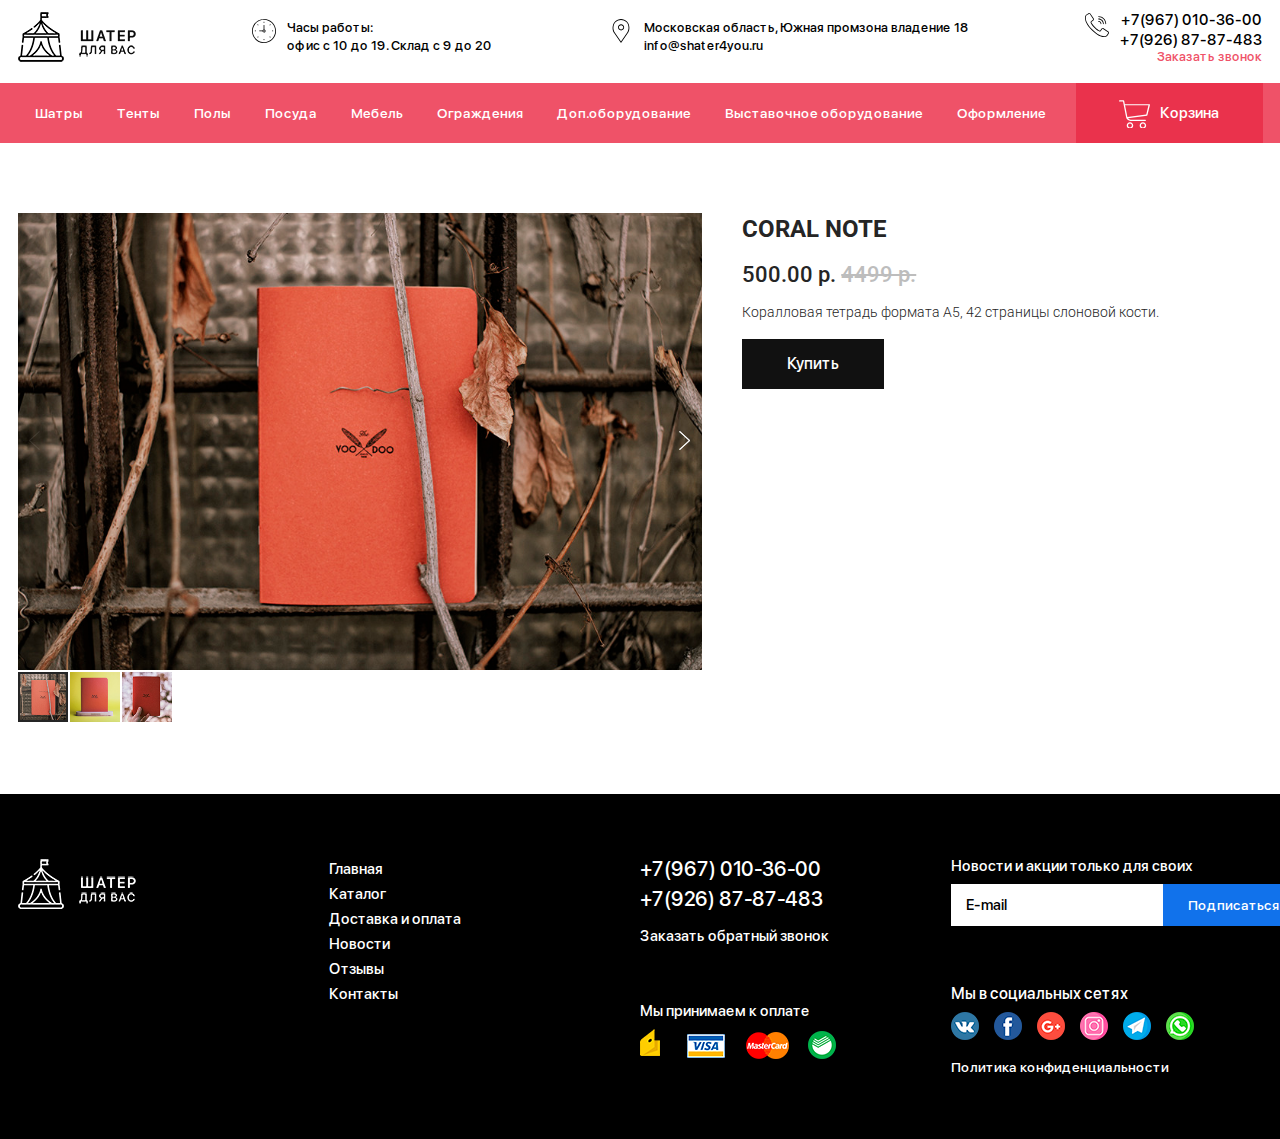
<file: main/one_product_page.html>
<!DOCTYPE html>
<html lang="ru">
<head>
	<title>Продукт Coral Note | Ваш шатёр</title>
	<meta http-equiv="Content-type" content="text/html;charset=UTF-8" />
	<meta name="format-detection" content="telephone=no">
	<meta http-equiv="X-UA-Compatible" content="IE=edge">
	<link rel="stylesheet" href="css/style.css">
	<link rel="shortcut icon" href="favicon.ico">
	<!-- <meta name="robots" content="noindex, nofollow" /> -->
	<!-- <meta name="viewport" content="width=device-width, initial-scale=1.0" /> -->
	<meta name="viewport" content="width=device-width, initial-scale=1.0, maximum-scale=1.0, user-scalable=0" />
	<!--[if lt IE 9]>
	<script src="//cdnjs.cloudflare.com/ajax/libs/html5shiv/3.7.3/html5shiv.min.js"></script>
	<![endif]-->
</head>
<body>
	<div class="wrapper">
		<header class="header">
		<div class="container">
			<!-- Вверхняя часть шапки -->
			<div class="header-top">
				<div class="header-logo">
					<a href="/"><img src="img/logo.png" alt="Логотип" /></a>
				</div>
				<!-- Кнопка открытия меню -->
				<div class="header-menu__icon">
					<span></span>
					<span></span>
					<span></span>
				</div>
				<div class="header-hours">
					Часы работы:<br>
					офис с 10 до 19. Склад с 9 до 20
				</div>
				<div class="header-address">
					Московская область, Южная промзона владение 18
					<a href="mailto:info@shater4you.ru" rel="nofollow" class="header-adress__mail">info@shater4you.ru</a>
				</div>
				<div class="header-phone">
					<a href="tel:+79670103600" class="header-phone__item">+7(967) 010-36-00</a>
					<a href="tel:+79268787483" class="header-phone__item">+7(926) 87-87-483</a>
					<a href="#callback" class="header-phone__btn pl">Заказать звонок</a>
				</div>
			</div>
		</div>
		<!-- Нижняя часть навигации -->
		<div class="header-bottom">
			<div class="container">
				<div class="header-bottom__wrap">
					<nav class="header-menu">
						<!-- Кнопка закрытия меню -->
						<div class="header-menu__close"></div>
						<!-- Меню -->
						<ul class="header-menu__list">
							<li><a href="#">Шатры</a></li>
							<li><a href="#">Тенты</a></li>
							<li><a href="#">Полы</a></li>
							<li><a href="#">Посуда</a></li>
							<li><a href="#">Мебель</a></li>
							<li><a href="#">Ограждения</a></li>
							<li><a href="#">Доп.оборудование</a></li>
							<li><a href="#">Выставочное оборудование</a></li>
							<li><a href="#">Оформление</a></li>
						</ul>
					</nav>
					<!-- Ссылка на корзину -->
					<a href="#" class="header-cart">Корзина</a>
				</div>
			</div>
		</div>
</header>

		<section class="section product-one">
			<div class="container">
				<div class="product-one__wrap">
					<div class="product-one__images">
						<div class="fotorama inner-gallery">
							<!-- Изображения товара выводить здесь -->
							<!-- href - изображение с полным размером -->
							<!-- data-thumb - ссылка на миниатюры изображения(маленькая версия того же изображения. Если нет возможности, можно убрать атрибут data-thumb) -->
							<a href="img/product-one/01.jpg" data-thumb="img/product-one/01-thumb.jpg"></a>
							<a href="img/product-one/02.jpg" data-thumb="img/product-one/02-thumb.jpg"></a>
							<a href="img/product-one/03.jpg" data-thumb="img/product-one/03-thumb.jpg"></a>
						</div>
					</div>
					<div class="product-one__info">
						<!-- Загаловок -->
						<h1 class="product-one__title">Coral Note</h1>
						<!-- Цена -->
						<p class="product-one__price">
							500.00 р.
							<!-- Старая цена(если есть). Если нет - удалить тег span -->
							<span class="products-item__price-old">4499 р.</span>
						</p>
						<!-- Описание товара -->
						<p class="product-one__description">Коралловая тетрадь формата А5, 42 страницы слоновой кости.</p>
						<!-- Кнопка купить -->
						<a href="#" class="product-one-btn">Купить</a>
					</div>
				</div>
			</div>
		</section>

		<footer>
	<div class='container'>
		<div class="footer-body">
			<div class="footer-column">
				<div class="footer-logo">
					<a href=""><img src="img/ftr_logo.png" alt="Логотип" /></a>
				</div>
			</div>
			<div class="footer-column">
				<div class="footer-menu">
					<ul class="footer-list">
						<li><a href="#">Главная</a></li>
						<li><a href="#">Каталог</a></li>
						<li><a href="#">Доставка и оплата</a></li>
						<li><a href="#">Новости</a></li>
						<li><a href="#">Отзывы</a></li>
						<li><a href="#">Контакты</a></li>
					</ul>
				</div>
			</div>
			<div class="footer-column">
				<div class="footer-phones">
					<a href="tel:+79670103600" class="footer-phones__item">+7(967) 010-36-00</a>
					<a href="tel:+79268787483" class="footer-phones__item">+7(926) 87-87-483</a>
					<a href="#callback" class="footer-phones__btn pl">Заказать обратный звонок</a>
				</div>
				<div class="footer-payments">
					<h6 class="footer-payments__title">Мы принимаем к оплате</h6>
					<img src="img/payment.png" alt="Оплата через YM, Visa, Mastercard, Sberbank" />
				</div>
			</div>
			<div class="footer-column">
				<div class="footer-form">
					<h6 class="footer-form__title">Новости и акции только для своих</h6>
					<form class="footer-form__form">
						<input autocomplete="off" type="text" name="form[]" data-value="E-mail" class="footer-form__input req email" />
						<button type="submit" class="footer-form__btn">Подписаться</button>
					</form>
				</div>
				<div class="footer-social">
					<h6 class="footer-social__title">Мы в социальных сетях</h6>
					<ul class="footer-social__list">
						<li><a href="#" target="_blank">
							<img src="img/social-icons/01.png" alt="Social Icon" />
						</a></li>
						<li><a href="#" target="_blank">
							<img src="img/social-icons/02.png" alt="Social Icon" />
						</a></li>
						<li><a href="#" target="_blank">
							<img src="img/social-icons/03.png" alt="Social Icon" />
						</a></li>
						<li><a href="#" target="_blank">
							<img src="img/social-icons/04.png" alt="Social Icon" />
						</a></li>
						<li><a href="#" target="_blank">
							<img src="img/social-icons/05.png" alt="Social Icon" />
						</a></li>
						<li><a href="#" target="_blank">
							<img src="img/social-icons/06.png" alt="Social Icon" />
						</a></li>
					</ul>
				</div>
				<a href="#polytics" class="footer-polyticslink pl">Политика  конфиденциальности</a>
			</div>
		</div>
	</div>
</footer>
	</div>
	<div class="popup popup-callback">
	<div class="popup-table table">
		<div class="cell">
			<div class="popup-content">
				<div class="popup-close"></div>
				<div class="popup__title">Форма обратного звонка</div>
				<form action="" class="popup-form">
					<div class="form-input">
						<input autocomplete="off" type="text" name="form[]" data-value="Ваше имя" class="input name req" />
					</div>
					<div class="form-input">
						<input autocomplete="off" type="tel" name="form[]" data-value="Ваш телефон" class="input req phone" />
					</div>
					<div class="form-checkbox">
						<div class="check">
							<input type="checkbox" name="form[]" class="checkbox req" checked="checked" />
							Я соглашаюсь на обработку введённых мною данных
						</div>
					</div>
					<div class="form-button">
						<button type="submit" class="form__btn btn fw">Заказать звонок</button>
					</div>
				</form>
			</div>
		</div>
	</div>
</div>




<div class="popup popup-polytics">
	<div class="popup-table table">
		<div class="cell">
			<div class="popup-content">
				<div class="popup-close"></div>
				<div class="popup__title">Политика  конфиденциальности</div>
				<div class="popup__text">
					<p>Настоящим в соответствии с Федеральным законом № 152-ФЗ «О персональных данных» от 27.07.2006 года свободно, своей волей и в своем интересе выражаю свое безусловное согласие на обработку моих персональных данных ООО «Эккарт», ОГРН 1157746566340, ИНН 7722331646, зарегистрированным в соответствии с законодательством РФ по адресу: г. Москва, ул. Тагильская, д.6 стр.1 (далее по тексту - Оператор). Персональные данные - любая информация, относящаяся к определенному или определяемому на основании такой информации физическому лицу. Настоящее Согласие выдано мною на обработку следующих персональных данных: - Телефон.</p>
					<p>Согласие дано Оператору для совершения следующих действий с моими персональными данными с использованием средств автоматизации и/или без использования таких средств: сбор, систематизация, накопление, хранение, уточнение (обновление, изменение), использование, обезличивание, а также осуществление любых иных действий, предусмотренных действующим законодательством РФ как неавтоматизированными, так и автоматизированными способами.</p>
					<p>Данное согласие дается Оператору для обработки моих персональных данных в следующих целях: - предоставление мне услуг/работ; - направление в мой адрес уведомлений, касающихся предоставляемых услуг/работ; - подготовка и направление ответов на мои запросы; - направление в мой адрес информации, в том числе рекламной, о мероприятиях/товарах/услугах/работах Оператора.</p>
					<p>Настоящее согласие действует до момента его отзыва путем направления соответствующего уведомления на электронный адрес 6140812@mail.ru. В случае отзыва мною согласия на обработку персональных данных Оператор вправе продолжить обработку персональных данных без моего согласия при наличии оснований, указанных в пунктах 2 11 части 1 статьи 6, части 2 статьи 10 и части 2 статьи 11 Федерального закона №152-ФЗ «О персональных данных» от 26.06.2006 г."</p>
				</div>
			</div>
		</div>
	</div>
</div>

	<script src="https://code.jquery.com/jquery-3.3.1.min.js"></script>
<script src="js/vendors.js"></script>
<script src="js/main.js"></script>
</body>
</html>
</file>
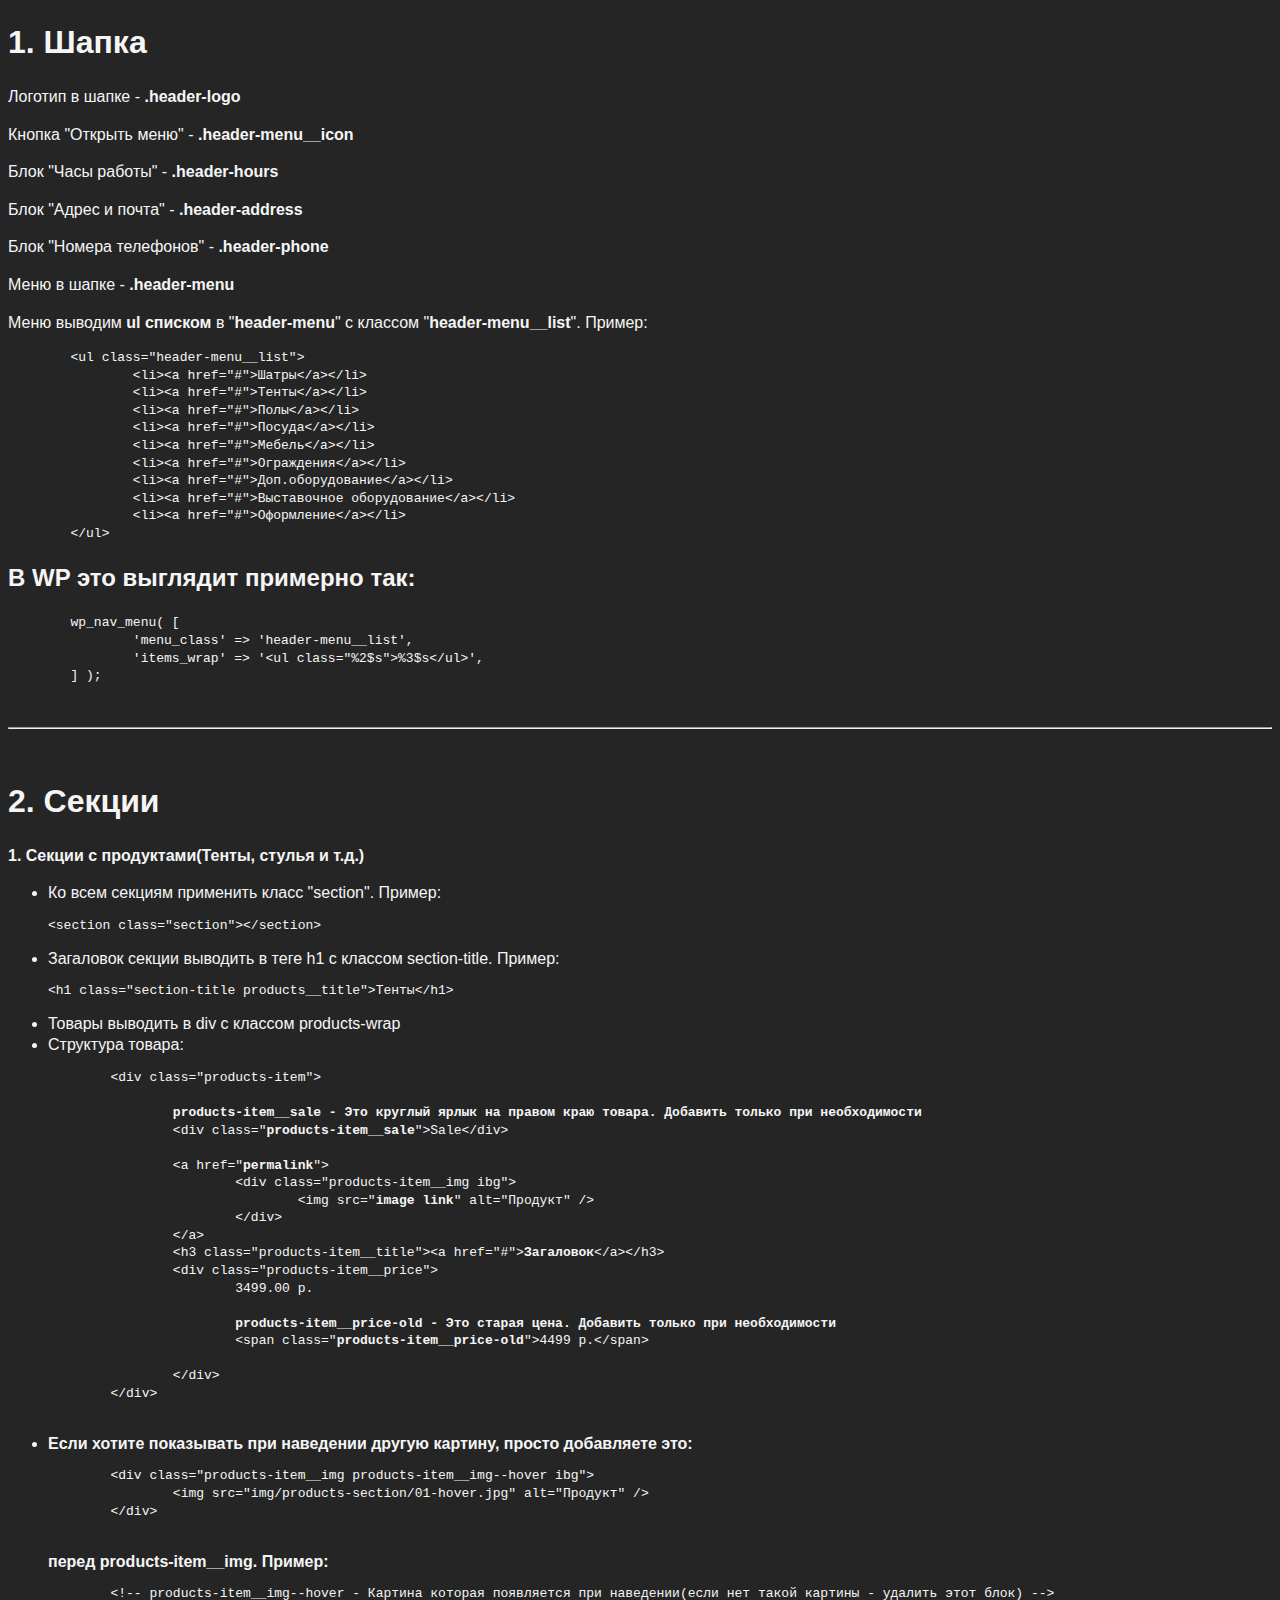
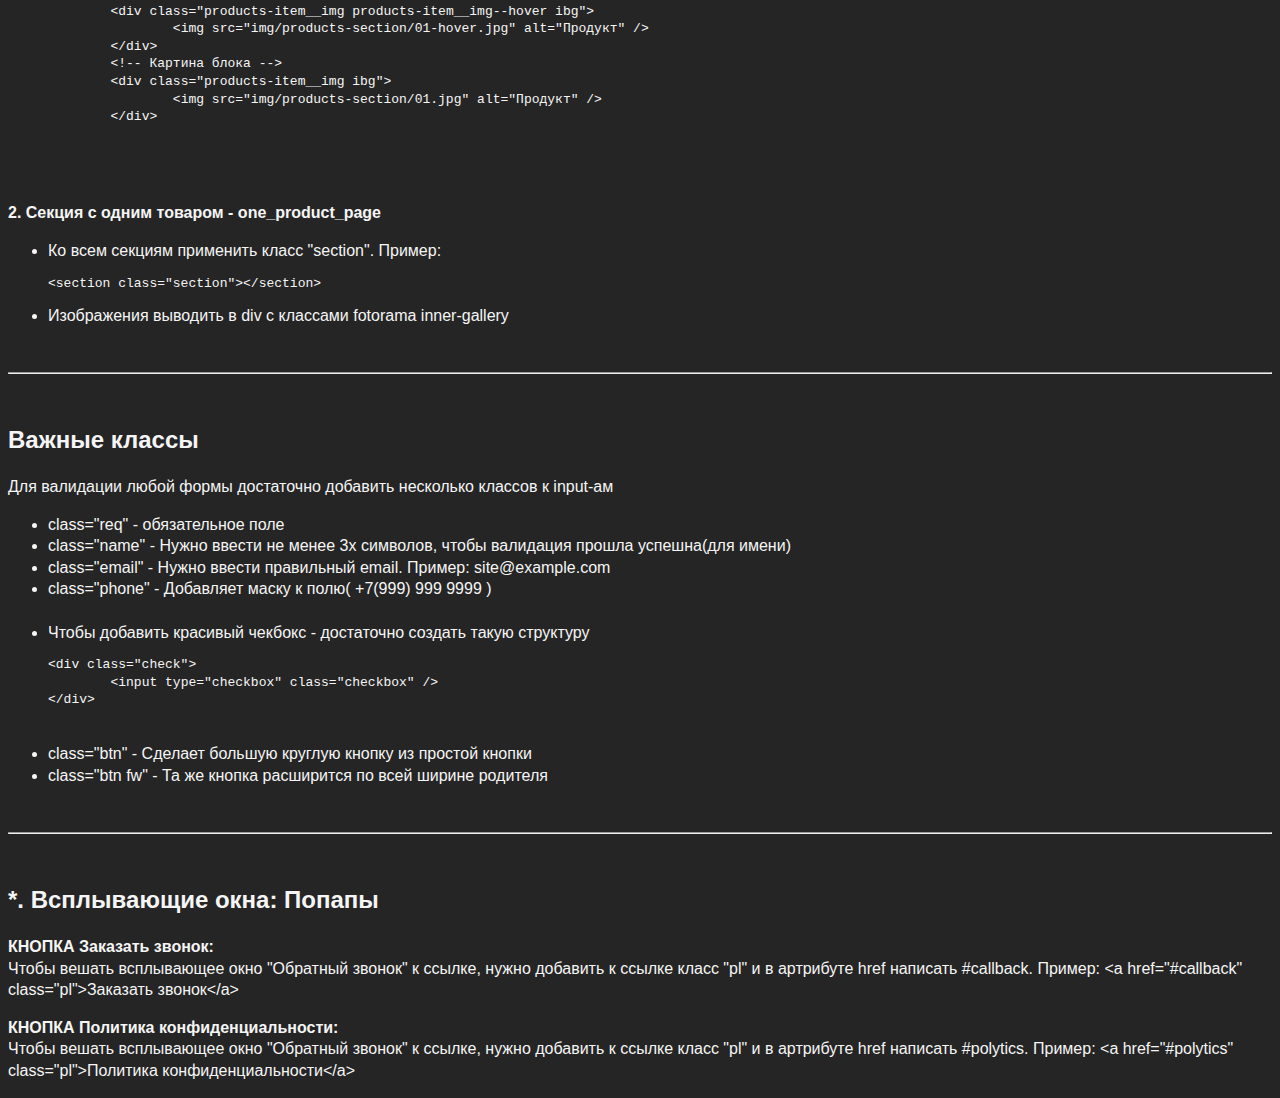
<file: main/readme.html>
<!DOCTYPE html>
<html lang="en">
<head>
	<meta charset="UTF-8" />
	<title>Инструкция по коду</title>
	<style>
		body{
			font-family: Roboto, Helvetica, Arial, sans-serif;
			background-color: #252525;
			color: #f5f5f5;
			line-height: 1.35;
		}
	</style>
</head>
<body>

<h1>1. Шапка</h1>
<p>Логотип в шапке - <b>.header-logo</b></p>
<p>Кнопка "Открыть меню" - <b>.header-menu__icon</b></p>
<p>Блок "Часы работы" - <b>.header-hours</b></p>
<p>Блок "Адрес и почта" - <b>.header-address</b></p>
<p>Блок "Номера телефонов" - <b>.header-phone</b></p>
<p>Меню в шапке - <b>.header-menu</b></p>
<p>Меню выводим <b>ul списком</b> в "<b>header-menu</b>" с классом "<b>header-menu__list</b>". Пример:</p>


<pre>
	&lt;ul class=&quot;header-menu__list&quot;&gt;
		&lt;li&gt;&lt;a href=&quot;#&quot;&gt;Шатры&lt;/a&gt;&lt;/li&gt;
		&lt;li&gt;&lt;a href=&quot;#&quot;&gt;Тенты&lt;/a&gt;&lt;/li&gt;
		&lt;li&gt;&lt;a href=&quot;#&quot;&gt;Полы&lt;/a&gt;&lt;/li&gt;
		&lt;li&gt;&lt;a href=&quot;#&quot;&gt;Посуда&lt;/a&gt;&lt;/li&gt;
		&lt;li&gt;&lt;a href=&quot;#&quot;&gt;Мебель&lt;/a&gt;&lt;/li&gt;
		&lt;li&gt;&lt;a href=&quot;#&quot;&gt;Ограждения&lt;/a&gt;&lt;/li&gt;
		&lt;li&gt;&lt;a href=&quot;#&quot;&gt;Доп.оборудование&lt;/a&gt;&lt;/li&gt;
		&lt;li&gt;&lt;a href=&quot;#&quot;&gt;Выставочное оборудование&lt;/a&gt;&lt;/li&gt;
		&lt;li&gt;&lt;a href=&quot;#&quot;&gt;Оформление&lt;/a&gt;&lt;/li&gt;
	&lt;/ul&gt;
</pre>

<h2>В WP это выглядит примерно так:</h2>

<pre>
	wp_nav_menu( [
		'menu_class' => 'header-menu__list', 
		'items_wrap' => '&lt;ul class=&quot;%2$s&quot;&gt;%3$s&lt;/ul&gt;',
	] );
</pre>

<br /><hr /><br />


<h1>2. Секции</h1>

<b>1. Секции с продуктами(Тенты, стулья и т.д.)</b>
<ul>
	<li>Ко всем секциям применить класс "section". Пример:
		<pre>&lt;section class=&quot;section&quot;&gt;&lt;/section&gt;</pre>
	</li>
	<li>Загаловок секции выводить в теге h1 с классом section-title. Пример:
		<pre>&lt;h1 class=&quot;section-title products__title&quot;&gt;Тенты&lt;/h1&gt;</pre>
	</li>
	<li>Товары выводить в div с классом products-wrap</li>
	<li>Структура товара:
		<pre>
	&lt;div class=&quot;products-item&quot;&gt;

		<b>products-item__sale - Это круглый ярлык на правом краю товара. Добавить только при необходимости</b>
		&lt;div class=&quot;<b>products-item__sale</b>&quot;&gt;Sale&lt;/div&gt;

		&lt;a href=&quot;<b>permalink</b>&quot;&gt;
			&lt;div class=&quot;products-item__img ibg&quot;&gt;
				&lt;img src=&quot;<b>image link</b>&quot; alt=&quot;Продукт&quot; /&gt;
			&lt;/div&gt;
		&lt;/a&gt;
		&lt;h3 class=&quot;products-item__title&quot;&gt;&lt;a href=&quot;#&quot;&gt;<b>Загаловок</b>&lt;/a&gt;&lt;/h3&gt;
		&lt;div class=&quot;products-item__price&quot;&gt;
			3499.00 р.

			<b>products-item__price-old - Это старая цена. Добавить только при необходимости</b>
			&lt;span class=&quot;<b>products-item__price-old</b>&quot;&gt;4499 р.&lt;/span&gt;

		&lt;/div&gt;
	&lt;/div&gt;
		</pre>
	</li>
	<li>
		<b>Если хотите показывать при наведении другую картину, просто добавляете это:</b>
		<pre>
	&lt;div class=&quot;products-item__img products-item__img--hover ibg&quot;&gt;
		&lt;img src=&quot;img/products-section/01-hover.jpg&quot; alt=&quot;Продукт&quot; /&gt;
	&lt;/div&gt;
		</pre>
		<b>перед products-item__img. Пример:</b>
		<pre>
	&lt;!-- products-item__img--hover - Картина которая появляется при наведении(если нет такой картины - удалить этот блок) --&gt;
	&lt;div class=&quot;products-item__img products-item__img--hover ibg&quot;&gt;
		&lt;img src=&quot;img/products-section/01-hover.jpg&quot; alt=&quot;Продукт&quot; /&gt;
	&lt;/div&gt;
	&lt;!-- Картина блока --&gt;
	&lt;div class=&quot;products-item__img ibg&quot;&gt;
		&lt;img src=&quot;img/products-section/01.jpg&quot; alt=&quot;Продукт&quot; /&gt;
	&lt;/div&gt;
		</pre>
	</li>
</ul>

<br /><br />

<b>2. Секция с одним товаром - one_product_page</b>
<ul>
	<li>Ко всем секциям применить класс "section". Пример:
		<pre>&lt;section class=&quot;section&quot;&gt;&lt;/section&gt;</pre>
	</li>
	<li>Изображения выводить в div с классами fotorama inner-gallery</li>
</ul>


<br /><hr /><br />

<h2>Важные классы</h2>
<p>Для валидации любой формы достаточно добавить несколько классов к input-ам</p>
<ul>
	<li>class="req" - обязательное поле</li>
	<li>class="name" - Нужно ввести не менее 3х символов, чтобы валидация прошла успешна(для имени)</li>
	<li>class="email" - Нужно ввести правильный email. Пример: site@example.com</li>
	<li>class="phone" - Добавляет маску к полю( +7(999) 999 9999 )</li>
	<br />
	<li>Чтобы добавить красивый чекбокс - достаточно создать такую структуру
<pre>
&lt;div class=&quot;check&quot;&gt;
	&lt;input type=&quot;checkbox&quot; class=&quot;checkbox&quot; /&gt;
&lt;/div&gt;
</pre>
	</li>
	<br />
	<li>class="btn" - Сделает большую круглую кнопку из простой кнопки</li>
	<li>class="btn fw" - Та же кнопка расширится по всей ширине родителя</li>
</ul>


<br /><hr /><br />


<h2>*. Всплывающие окна: Попапы</h2>

<p>
	
	<b>КНОПКА Заказать звонок:</b><br>
	Чтобы вешать всплывающее окно "Обратный звонок" к ссылке, нужно добавить к ссылке класс "pl" и в артрибуте href написать #callback. Пример:
	&lt;a href=&quot;#callback&quot; class=&quot;pl&quot;&gt;Заказать звонок&lt;/a&gt;

</p>

<p>
	<b>КНОПКА Политика  конфиденциальности:</b><br>
	Чтобы вешать всплывающее окно "Обратный звонок" к ссылке, нужно добавить к ссылке класс "pl" и в артрибуте href написать #polytics. Пример:
	&lt;a href=&quot;#polytics&quot; class=&quot;pl&quot;&gt;Политика  конфиденциальности&lt;/a&gt;
</p>


</body>
</html>
</file>
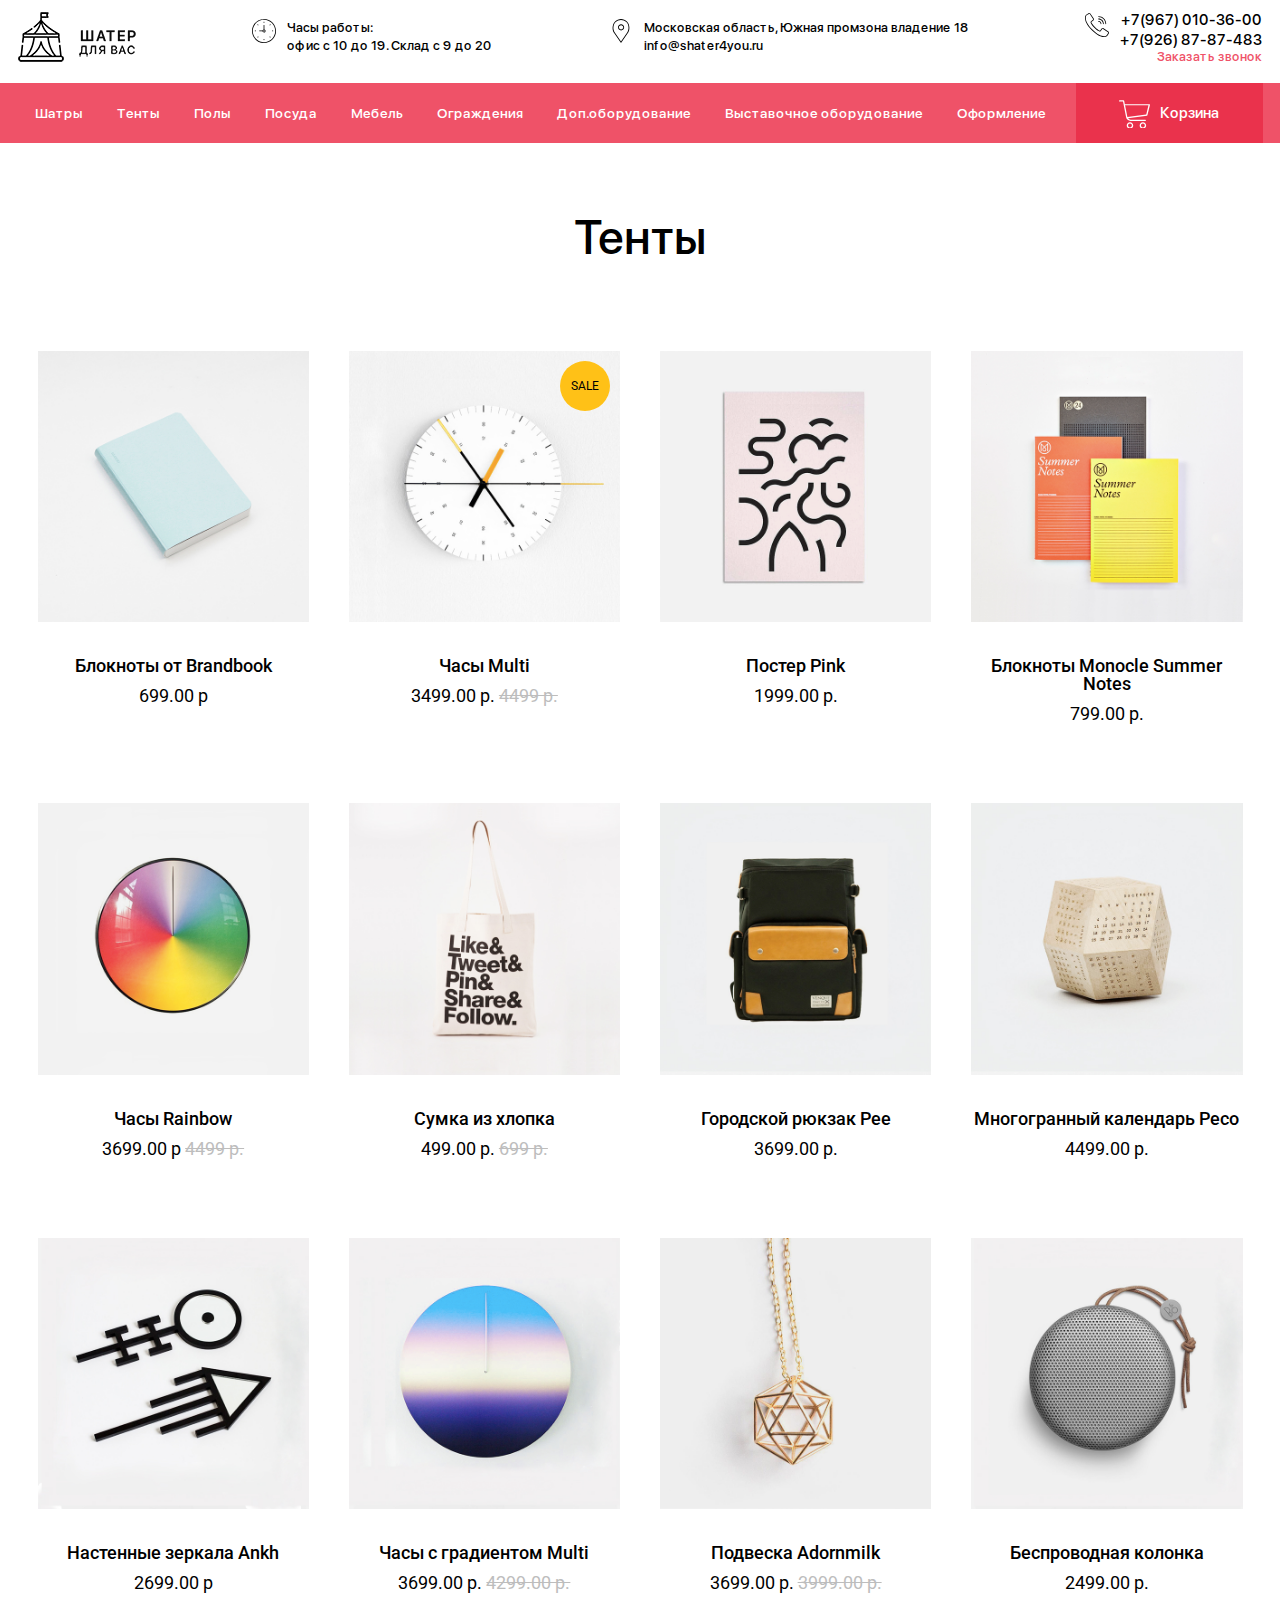
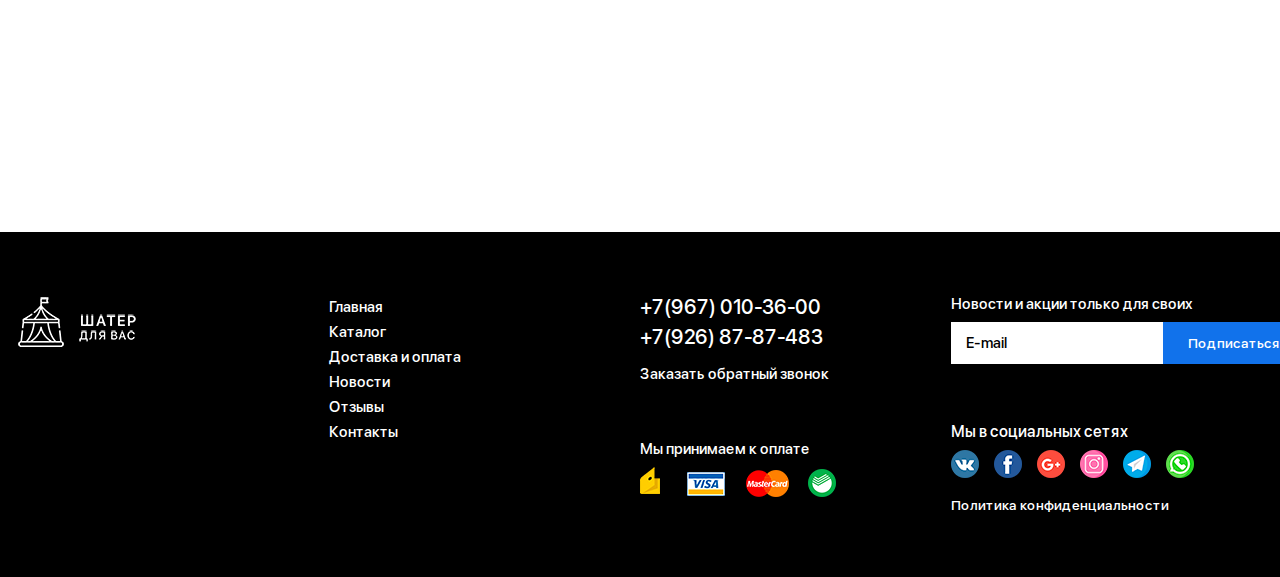
<file: main/tents.html>
<!DOCTYPE html>
<html lang="ru">
<head>
	<title>Главная | Ваш шатёр</title>
	<meta http-equiv="Content-type" content="text/html;charset=UTF-8" />
	<meta name="format-detection" content="telephone=no">
	<meta http-equiv="X-UA-Compatible" content="IE=edge">
	<link rel="stylesheet" href="css/style.css">
	<link rel="shortcut icon" href="favicon.ico">
	<!-- <meta name="robots" content="noindex, nofollow" /> -->
	<!-- <meta name="viewport" content="width=device-width, initial-scale=1.0" /> -->
	<meta name="viewport" content="width=device-width, initial-scale=1.0, maximum-scale=1.0, user-scalable=0" />
	<!--[if lt IE 9]>
	<script src="//cdnjs.cloudflare.com/ajax/libs/html5shiv/3.7.3/html5shiv.min.js"></script>
	<![endif]-->
</head>
<body class="no-js">
	<div class="wrapper">
		<header class="header">
		<div class="container">
			<!-- Вверхняя часть шапки -->
			<div class="header-top">
				<div class="header-logo">
					<a href="/"><img src="img/logo.png" alt="Логотип" /></a>
				</div>
				<!-- Кнопка открытия меню -->
				<div class="header-menu__icon">
					<span></span>
					<span></span>
					<span></span>
				</div>
				<div class="header-hours">
					Часы работы:<br>
					офис с 10 до 19. Склад с 9 до 20
				</div>
				<div class="header-address">
					Московская область, Южная промзона владение 18
					<a href="mailto:info@shater4you.ru" rel="nofollow" class="header-adress__mail">info@shater4you.ru</a>
				</div>
				<div class="header-phone">
					<a href="tel:+79670103600" class="header-phone__item">+7(967) 010-36-00</a>
					<a href="tel:+79268787483" class="header-phone__item">+7(926) 87-87-483</a>
					<a href="#callback" class="header-phone__btn pl">Заказать звонок</a>
				</div>
			</div>
		</div>
		<!-- Нижняя часть навигации -->
		<div class="header-bottom">
			<div class="container">
				<div class="header-bottom__wrap">
					<nav class="header-menu">
						<!-- Кнопка закрытия меню -->
						<div class="header-menu__close"></div>
						<!-- Меню -->
						<ul class="header-menu__list">
							<li><a href="#">Шатры</a></li>
							<li><a href="#">Тенты</a></li>
							<li><a href="#">Полы</a></li>
							<li><a href="#">Посуда</a></li>
							<li><a href="#">Мебель</a></li>
							<li><a href="#">Ограждения</a></li>
							<li><a href="#">Доп.оборудование</a></li>
							<li><a href="#">Выставочное оборудование</a></li>
							<li><a href="#">Оформление</a></li>
						</ul>
					</nav>
					<!-- Ссылка на корзину -->
					<a href="#" class="header-cart">Корзина</a>
				</div>
			</div>
		</div>
</header>
		
		<section class="section products">
			<div class="container">
				<h1 class="section-title products__title">Тенты</h1>
				<div class="products-wrap">
					<div class="products-item">
						<a href="#" class="products-item__link">
							<!-- products-item__img--hover - Картина которая появляется при наведении(если нет такой картины - удалить этот блок) -->
							<div class="products-item__img products-item__img--hover ibg">
								<img src="img/products-section/01-hover.jpg" alt="Продукт" />
							</div>
							<!-- Картина блока -->
							<div class="products-item__img ibg">
								<img src="img/products-section/01.jpg" alt="Продукт" />
							</div>
						</a>
						<h3 class="products-item__title"><a href="#">Блокноты от Brandbook</a></h3>
						<div class="products-item__price">
							699.00 р
						</div>
					</div>
					<div class="products-item">
						<div class="products-item__sale">
							Sale
						</div>
						<!-- Картина блока -->
						<a href="#">
							<div class="products-item__img ibg">
								<img src="img/products-section/02.jpg" alt="Продукт" />
							</div>
						</a>
						<h3 class="products-item__title"><a href="#">Часы Multi</a></h3>
						<div class="products-item__price">
							3499.00 р. <span class="products-item__price-old">4499 р.</span>
						</div>
					</div>
					<div class="products-item">
						<!-- Картина блока -->
						<a href="#">
							<div class="products-item__img ibg">
								<img src="img/products-section/03.jpg" alt="Продукт" />
							</div>
						</a>
						<h3 class="products-item__title"><a href="#">Постер Pink</a></h3>
						<div class="products-item__price">
							1999.00 р.
						</div>
					</div>
					<div class="products-item">
						<!-- Картина блока -->
						<a href="#">
							<div class="products-item__img ibg">
								<img src="img/products-section/04.jpg" alt="Продукт" />
							</div>
						</a>
						<h3 class="products-item__title"><a href="#">Блокноты Monocle Summer Notes</a></h3>
						<div class="products-item__price">
							799.00 р.
						</div>
					</div>

					<div class="products-item">
						<a href="#" class="products-item__link">
							<!-- Картина блока -->
							<div class="products-item__img ibg">
								<img src="img/products-section/05.jpg" alt="Продукт" />
							</div>
						</a>
						<h3 class="products-item__title"><a href="#">Часы Rainbow</a></h3>
						<div class="products-item__price">
							3699.00 р <span class="products-item__price-old">4499 р.</span>
						</div>
					</div>
					<div class="products-item">
						<!-- Картина блока -->
						<a href="#">
							<div class="products-item__img ibg">
								<img src="img/products-section/06.jpg" alt="Продукт" />
							</div>
						</a>
						<h3 class="products-item__title"><a href="#">Сумка из хлопка</a></h3>
						<div class="products-item__price">
							499.00 р. <span class="products-item__price-old">699 р.</span>
						</div>
					</div>
					<div class="products-item">
						<!-- Картина блока -->
						<a href="#">
							<div class="products-item__img ibg">
								<img src="img/products-section/07.jpg" alt="Продукт" />
							</div>
						</a>
						<h3 class="products-item__title"><a href="#">Городской рюкзак Pee</a></h3>
						<div class="products-item__price">
							3699.00 р.
						</div>
					</div>
					<div class="products-item">
						<!-- Картина блока -->
						<a href="#">
							<div class="products-item__img ibg">
								<img src="img/products-section/08.jpg" alt="Продукт" />
							</div>
						</a>
						<h3 class="products-item__title"><a href="#">Многогранный календарь Peco</a></h3>
						<div class="products-item__price">
							4499.00 р.
						</div>
					</div>

					<div class="products-item">
						<a href="#" class="products-item__link">
							<!-- Картина блока -->
							<div class="products-item__img ibg">
								<img src="img/products-section/09.jpg" alt="Продукт" />
							</div>
						</a>
						<h3 class="products-item__title"><a href="#">Настенные зеркала Ankh</a></h3>
						<div class="products-item__price">
							2699.00 р
						</div>
					</div>
					<div class="products-item">
						<!-- Картина блока -->
						<a href="#">
							<div class="products-item__img ibg">
								<img src="img/products-section/10.jpg" alt="Продукт" />
							</div>
						</a>
						<h3 class="products-item__title"><a href="#">Часы с градиентом Multi</a></h3>
						<div class="products-item__price">
							3699.00 р. <span class="products-item__price-old">4299.00 р.</span>
						</div>
					</div>
					<div class="products-item">
						<!-- Картина блока -->
						<a href="#">
							<div class="products-item__img ibg">
								<img src="img/products-section/11.jpg" alt="Продукт" />
							</div>
						</a>
						<h3 class="products-item__title"><a href="#">Подвеска Adornmilk</a></h3>
						<div class="products-item__price">
							3699.00 р. <span class="products-item__price-old">3999.00 р.</span>
						</div>
					</div>
					<div class="products-item">
						<!-- Картина блока -->
						<a href="#">
							<div class="products-item__img ibg">
								<img src="img/products-section/12.jpg" alt="Продукт" />
							</div>
						</a>
						<h3 class="products-item__title"><a href="#">Беспроводная колонка</a></h3>
						<div class="products-item__price">
							2499.00 р.
						</div>
					</div>
				</div>
			</div>
		</section>
		
		<footer>
	<div class='container'>
		<div class="footer-body">
			<div class="footer-column">
				<div class="footer-logo">
					<a href=""><img src="img/ftr_logo.png" alt="Логотип" /></a>
				</div>
			</div>
			<div class="footer-column">
				<div class="footer-menu">
					<ul class="footer-list">
						<li><a href="#">Главная</a></li>
						<li><a href="#">Каталог</a></li>
						<li><a href="#">Доставка и оплата</a></li>
						<li><a href="#">Новости</a></li>
						<li><a href="#">Отзывы</a></li>
						<li><a href="#">Контакты</a></li>
					</ul>
				</div>
			</div>
			<div class="footer-column">
				<div class="footer-phones">
					<a href="tel:+79670103600" class="footer-phones__item">+7(967) 010-36-00</a>
					<a href="tel:+79268787483" class="footer-phones__item">+7(926) 87-87-483</a>
					<a href="#callback" class="footer-phones__btn pl">Заказать обратный звонок</a>
				</div>
				<div class="footer-payments">
					<h6 class="footer-payments__title">Мы принимаем к оплате</h6>
					<img src="img/payment.png" alt="Оплата через YM, Visa, Mastercard, Sberbank" />
				</div>
			</div>
			<div class="footer-column">
				<div class="footer-form">
					<h6 class="footer-form__title">Новости и акции только для своих</h6>
					<form class="footer-form__form">
						<input autocomplete="off" type="text" name="form[]" data-value="E-mail" class="footer-form__input req email" />
						<button type="submit" class="footer-form__btn">Подписаться</button>
					</form>
				</div>
				<div class="footer-social">
					<h6 class="footer-social__title">Мы в социальных сетях</h6>
					<ul class="footer-social__list">
						<li><a href="#" target="_blank">
							<img src="img/social-icons/01.png" alt="Social Icon" />
						</a></li>
						<li><a href="#" target="_blank">
							<img src="img/social-icons/02.png" alt="Social Icon" />
						</a></li>
						<li><a href="#" target="_blank">
							<img src="img/social-icons/03.png" alt="Social Icon" />
						</a></li>
						<li><a href="#" target="_blank">
							<img src="img/social-icons/04.png" alt="Social Icon" />
						</a></li>
						<li><a href="#" target="_blank">
							<img src="img/social-icons/05.png" alt="Social Icon" />
						</a></li>
						<li><a href="#" target="_blank">
							<img src="img/social-icons/06.png" alt="Social Icon" />
						</a></li>
					</ul>
				</div>
				<a href="#polytics" class="footer-polyticslink pl">Политика  конфиденциальности</a>
			</div>
		</div>
	</div>
</footer>
	</div>
	<div class="popup popup-callback">
	<div class="popup-table table">
		<div class="cell">
			<div class="popup-content">
				<div class="popup-close"></div>
				<div class="popup__title">Заказать обратный звонок</div>
				<form action="" class="popup-form">
					<div class="form-input">
						<input autocomplete="off" type="text" name="form[]" data-value="Ваше имя" class="input name req" />
					</div>
					<div class="form-input">
						<input autocomplete="off" type="tel" name="form[]" data-value="Ваш телефон" class="input req phone" />
					</div>
					<div class="form-checkbox">
						<div class="check">
							<input type="checkbox" name="form[]" class="checkbox req" checked="checked" />
							Я соглашаюсь на обработку введённых мною данных
						</div>
					</div>
					<div class="form-button">
						<button type="submit" class="form__btn btn fw">Заказать звонок</button>
					</div>
				</form>
			</div>
		</div>
	</div>
</div>

<div class="popup popup-polytics">
	<div class="popup-table table">
		<div class="cell">
			<div class="popup-content">
				<div class="popup-close"></div>
				<div class="popup__title">Политика  конфиденциальности</div>
				<div class="popup__text">
					<p>Настоящим в соответствии с Федеральным законом № 152-ФЗ «О персональных данных» от 27.07.2006 года свободно, своей волей и в своем интересе выражаю свое безусловное согласие на обработку моих персональных данных ООО «Эккарт», ОГРН 1157746566340, ИНН 7722331646, зарегистрированным в соответствии с законодательством РФ по адресу: г. Москва, ул. Тагильская, д.6 стр.1 (далее по тексту - Оператор). Персональные данные - любая информация, относящаяся к определенному или определяемому на основании такой информации физическому лицу. Настоящее Согласие выдано мною на обработку следующих персональных данных: - Телефон.</p>
					<p>Согласие дано Оператору для совершения следующих действий с моими персональными данными с использованием средств автоматизации и/или без использования таких средств: сбор, систематизация, накопление, хранение, уточнение (обновление, изменение), использование, обезличивание, а также осуществление любых иных действий, предусмотренных действующим законодательством РФ как неавтоматизированными, так и автоматизированными способами.</p>
					<p>Данное согласие дается Оператору для обработки моих персональных данных в следующих целях: - предоставление мне услуг/работ; - направление в мой адрес уведомлений, касающихся предоставляемых услуг/работ; - подготовка и направление ответов на мои запросы; - направление в мой адрес информации, в том числе рекламной, о мероприятиях/товарах/услугах/работах Оператора.</p>
					<p>Настоящее согласие действует до момента его отзыва путем направления соответствующего уведомления на электронный адрес 6140812@mail.ru. В случае отзыва мною согласия на обработку персональных данных Оператор вправе продолжить обработку персональных данных без моего согласия при наличии оснований, указанных в пунктах 2 11 части 1 статьи 6, части 2 статьи 10 и части 2 статьи 11 Федерального закона №152-ФЗ «О персональных данных» от 26.06.2006 г."</p>
				</div>
			</div>
		</div>
	</div>
</div>


<div class="popup popup-one-click">
	<div class="popup-table table">
		<div class="cell">
			<div class="popup-content">
				<div class="popup-close"></div>
				<div class="popup__title">Купить "Деревянный шатёр прозрачный Wood 10"</div>
				<div class="popup-image ibg">
					<img src="img/products/01.jpg" alt="Image" />
				</div>
				<form action="" class="popup-form">
					<div class="form-input">
						<input autocomplete="off" type="text" name="form[]" data-value="Ваше имя" class="input name req" />
					</div>
					<div class="form-input">
						<input autocomplete="off" type="tel" name="form[]" data-value="Ваш E-Mail" class="input req email" />
					</div>
					<div class="form-input">
						<input autocomplete="off" type="tel" name="form[]" data-value="Ваш телефон" class="input req phone" />
					</div>
					<div class="form-checkbox">
						<div class="check">
							<input type="checkbox" name="form[]" class="checkbox req" checked="checked" />
							Я соглашаюсь на обработку введённых мною данных
						</div>
					</div>
					<div class="form-button">
						<button type="submit" class="form__btn btn-purple" data-id="1">Оформить заявку</button>
					</div>
				</form>
			</div>
		</div>
	</div>
</div>
	<script src="https://code.jquery.com/jquery-3.3.1.min.js"></script>
<script src="js/vendors.js"></script>
<script src="js/main.js"></script>
</body>
</html>
</file>
<file: main/css/style.css>
@charset "UTF-8";
@import url("https://fonts.googleapis.com/css?family=Roboto:300,400,500,700&display=swap");
@font-face {
  font-family: 'SF Pro Display';
  src: url("../fonts/SFProDisplay-Medium/SFProDisplay-Medium.eot");
  src: url("../fonts/SFProDisplay-Medium/SFProDisplay-Medium.eot?#iefix") format("embedded-opentype"), url("../fonts/SFProDisplay-Medium/SFProDisplay-Medium.woff2") format("woff2"), url("../fonts/SFProDisplay-Medium/SFProDisplay-Medium.woff") format("woff"), url("../fonts/SFProDisplay-Medium/SFProDisplay-Medium.ttf") format("truetype"), url("../fonts/SFProDisplay-Medium/SFProDisplay-Medium.svg#SFProDisplay-Medium") format("svg");
  font-weight: 500;
  font-style: normal;
  font-display: swap; }

@font-face {
  font-family: 'SF Pro Display';
  src: url("../fonts/SFProDisplay-Semibold/SFProDisplay-Semibold.eot");
  src: url("../fonts/SFProDisplay-Semibold/SFProDisplay-Semibold.eot?#iefix") format("embedded-opentype"), url("../fonts/SFProDisplay-Semibold/SFProDisplay-Semibold.woff2") format("woff2"), url("../fonts/SFProDisplay-Semibold/SFProDisplay-Semibold.woff") format("woff"), url("../fonts/SFProDisplay-Semibold/SFProDisplay-Semibold.ttf") format("truetype"), url("../fonts/SFProDisplay-Semibold/SFProDisplay-Semibold.svg#SFProDisplay-Semibold") format("svg");
  font-weight: 600;
  font-style: normal;
  font-display: swap; }

@font-face {
  font-family: 'SF Pro Display';
  src: url("../fonts/SFProDisplay-Bold/SFProDisplay-Bold.eot");
  src: url("../fonts/SFProDisplay-Bold/SFProDisplay-Bold.eot?#iefix") format("embedded-opentype"), url("../fonts/SFProDisplay-Bold/SFProDisplay-Bold.woff2") format("woff2"), url("../fonts/SFProDisplay-Bold/SFProDisplay-Bold.woff") format("woff"), url("../fonts/SFProDisplay-Bold/SFProDisplay-Bold.ttf") format("truetype"), url("../fonts/SFProDisplay-Bold/SFProDisplay-Bold.svg#SFProDisplay-Bold") format("svg");
  font-weight: bold;
  font-style: normal;
  font-display: swap; }

* {
  padding: 0px;
  margin: 0px;
  border: 0px; }

*, *:before, *:after {
  -moz-box-sizing: border-box;
  -webkit-box-sizing: border-box;
  box-sizing: border-box; }

:focus, :active {
  outline: none; }

a:focus, a:active {
  outline: none; }

aside, nav, footer, header, section {
  display: block; }

html, body {
  height: 100%;
  margin: 0;
  padding: 0;
  min-width: 320px;
  position: relative;
  width: 100%;
  color: #000; }

body {
  font-size: 100%;
  line-height: 1;
  font-size: 14px;
  font-family: "SF Pro Display", "Helvetica", sans-serif;
  font-weight: 400;
  -ms-text-size-adjust: 100%;
  -moz-text-size-adjust: 100%;
  -webkit-text-size-adjust: 100%; }
  body.lock {
    overflow: hidden; }
    @media (max-width: 767.98px) {
      body.lock {
        width: 100%;
        position: fixed;
        overflow: hidden; } }

input, button, textarea {
  font-family: "SF Pro Display", "Helvetica", sans-serif; }

input::-ms-clear {
  display: none; }

button {
  cursor: pointer; }

button::-moz-focus-inner {
  padding: 0;
  border: 0; }

a, a:visited {
  text-decoration: none; }

a:hover {
  text-decoration: none; }

ul li {
  list-style: none; }

img {
  vertical-align: top;
  max-width: 100%;
  height: auto; }

h1, h2, h3, h4, h5, h6 {
  font-weight: inherit;
  font-size: inherit; }

::-moz-selection {
  background-color: rgba(28, 133, 232, 0.1); }

::selection {
  background-color: rgba(28, 133, 232, 0.1); }

.wrapper {
  width: 100%;
  min-height: 100%;
  overflow: hidden; }

.container {
  padding: 0 10px;
  max-width: 1265px;
  margin: 0 auto;
  width: 100%; }
  @media (max-width: 1277px) {
    .container {
      max-width: 1024px; } }
  @media (max-width: 992.98px) {
    .container {
      max-width: 850px; } }
  @media (max-width: 767.98px) {
    .container {
      max-width: none; } }

.header-top {
  padding: 10px 0px 20px 0px;
  display: -webkit-box;
  display: -moz-box;
  display: -ms-flexbox;
  display: -webkit-flex;
  display: flex;
  font-size: 0;
  -webkit-box-pack: justify;
  -webkit-justify-content: space-between;
  -moz-box-pack: justify;
  -ms-flex-pack: justify;
  justify-content: space-between;
  -webkit-box-align: center;
  -webkit-align-items: center;
  -moz-box-align: center;
  -ms-flex-align: center;
  align-items: center; }

.header-logo {
  max-width: 118px; }

.header-hours {
  font-size: 13px;
  line-height: 18px;
  padding-left: 35px;
  background-image: url(../img/header-icons/clock.svg);
  -webkit-background-size: 24px 24px;
  -moz-background-size: 24px 24px;
  background-size: 24px 24px;
  background-repeat: no-repeat; }
  @media (max-width: 992.98px) {
    .header-hours {
      display: none; } }

.header-address {
  position: relative;
  font-size: 13px;
  line-height: 18px;
  font-style: normal;
  padding-left: 35px;
  background-image: url(../img/header-icons/placeholder.svg);
  -webkit-background-size: 24px 24px;
  -moz-background-size: 24px 24px;
  background-size: 24px 24px;
  background-repeat: no-repeat; }
  @media (max-width: 767.98px) {
    .header-address {
      display: none; } }

.header-adress__mail {
  display: block;
  color: #000;
  -webkit-transition: all 0.3s ease 0s;
  -moz-transition: all 0.3s ease 0s;
  -ms-transition: all 0.3s ease 0s;
  -o-transition: all 0.3s ease 0s;
  transition: all 0.3s ease 0s; }
  .header-adress__mail:hover {
    color: #ef5268; }

.header-phone {
  padding-left: 35px;
  display: -webkit-box;
  display: -moz-box;
  display: -ms-flexbox;
  display: -webkit-flex;
  display: flex;
  font-size: 0;
  -webkit-box-orient: vertical;
  -webkit-box-direction: normal;
  -webkit-flex-direction: column;
  -moz-box-orient: vertical;
  -moz-box-direction: normal;
  -ms-flex-direction: column;
  flex-direction: column;
  -webkit-box-align: end;
  -webkit-align-items: flex-end;
  -moz-box-align: end;
  -ms-flex-align: end;
  align-items: flex-end;
  background-image: url(../img/header-icons/call.svg);
  -webkit-background-size: 24px 24px;
  -moz-background-size: 24px 24px;
  background-size: 24px 24px;
  background-repeat: no-repeat;
  background-position: left 3px; }
  @media (max-width: 480px) {
    .header-phone {
      padding-left: 0;
      background-image: none; } }

.header-phone__item {
  font-size: 15px;
  line-height: 20px;
  -webkit-transition: all 0.3s ease 0s;
  -moz-transition: all 0.3s ease 0s;
  -ms-transition: all 0.3s ease 0s;
  -o-transition: all 0.3s ease 0s;
  transition: all 0.3s ease 0s;
  color: #000; }
  .header-phone__item:hover {
    color: #ef5268; }
  @media (max-width: 480px) {
    .header-phone__item {
      font-size: 13px;
      line-height: 16px;
      margin-bottom: 3px; } }

.header-phone__btn {
  font-weight: 500;
  font-size: 13px;
  color: #ef5268;
  -webkit-transition: all 0.3s ease 0s;
  -moz-transition: all 0.3s ease 0s;
  -ms-transition: all 0.3s ease 0s;
  -o-transition: all 0.3s ease 0s;
  transition: all 0.3s ease 0s; }
  .header-phone__btn:hover {
    color: #9a0e22; }

.header-bottom {
  background-color: #ef5268; }
  .header-bottom__wrap {
    display: -webkit-box;
    display: -moz-box;
    display: -ms-flexbox;
    display: -webkit-flex;
    display: flex;
    font-size: 0;
    -webkit-box-pack: justify;
    -webkit-justify-content: space-between;
    -moz-box-pack: justify;
    -ms-flex-pack: justify;
    justify-content: space-between;
    -webkit-box-align: stretch;
    -webkit-align-items: stretch;
    -moz-box-align: stretch;
    -ms-flex-align: stretch;
    align-items: stretch; }
  @media (max-width: 1024px) {
    .header-bottom {
      position: fixed;
      width: 300px;
      top: 0;
      left: -120%;
      z-index: 9;
      overflow-y: auto;
      padding-top: 70px;
      height: 100%;
      -webkit-transition: all 0.5s ease 0s;
      -moz-transition: all 0.5s ease 0s;
      -ms-transition: all 0.5s ease 0s;
      -o-transition: all 0.5s ease 0s;
      transition: all 0.5s ease 0s; }
      .header-bottom .container {
        padding: 0; }
      .header-bottom .header-bottom__wrap {
        -webkit-box-orient: vertical;
        -webkit-box-direction: normal;
        -webkit-flex-direction: column;
        -moz-box-orient: vertical;
        -moz-box-direction: normal;
        -ms-flex-direction: column;
        flex-direction: column; }
      .header-bottom .header-menu__close {
        content: ' ';
        width: 50px;
        height: 50px;
        background-color: #fff;
        position: absolute;
        top: 15px;
        left: 15px;
        -webkit-border-radius: 50%;
        -moz-border-radius: 50%;
        border-radius: 50%;
        background-color: #ea324c;
        background-image: url(../img/header-icons/close.svg);
        background-repeat: no-repeat;
        background-position: center; } }
  .header-bottom.active {
    left: 0; }

.header-menu {
  font-size: 14px; }

.header-menu__list {
  display: -webkit-box;
  display: -moz-box;
  display: -ms-flexbox;
  display: -webkit-flex;
  display: flex;
  font-size: 0; }
  .header-menu__list li a {
    display: inline-block;
    padding: 0px 17px 0px 17px;
    height: 60px;
    line-height: 60px;
    font-size: 14px;
    color: #fff;
    -webkit-transition: all 0.5s ease 0s;
    -moz-transition: all 0.5s ease 0s;
    -ms-transition: all 0.5s ease 0s;
    -o-transition: all 0.5s ease 0s;
    transition: all 0.5s ease 0s; }
    .header-menu__list li a:hover {
      background-color: #ea324c; }
    @media (max-width: 1277px) {
      .header-menu__list li a {
        padding: 0px 9px 0px 9px;
        width: 100%; } }
    @media (max-width: 992.98px) {
      .header-menu__list li a {
        padding: 0px 15px 0px 15px; } }
  @media (max-width: 1024px) {
    .header-menu__list {
      -webkit-box-orient: vertical;
      -webkit-box-direction: normal;
      -webkit-flex-direction: column;
      -moz-box-orient: vertical;
      -moz-box-direction: normal;
      -ms-flex-direction: column;
      flex-direction: column; } }

.header-cart {
  display: -webkit-box;
  display: -moz-box;
  display: -ms-flexbox;
  display: -webkit-flex;
  display: flex;
  font-size: 0;
  -webkit-box-align: center;
  -webkit-align-items: center;
  -moz-box-align: center;
  -ms-flex-align: center;
  align-items: center;
  -webkit-box-pack: center;
  -webkit-justify-content: center;
  -moz-box-pack: center;
  -ms-flex-pack: center;
  justify-content: center;
  font-size: 15px;
  color: #fff;
  background-color: #ea324c;
  line-height: 60px;
  -webkit-box-flex: 0;
  -webkit-flex: 0 0 15%;
  -moz-box-flex: 0;
  -ms-flex: 0 0 15%;
  flex: 0 0 15%;
  text-align: center;
  -webkit-transition: all 0.3s ease 0s;
  -moz-transition: all 0.3s ease 0s;
  -ms-transition: all 0.3s ease 0s;
  -o-transition: all 0.3s ease 0s;
  transition: all 0.3s ease 0s; }
  .header-cart:before {
    content: ' ';
    display: inline-block;
    background-image: url(../img/header-icons/shopping-cart.svg);
    width: 31px;
    height: 29px;
    -webkit-background-size: cover;
    -moz-background-size: cover;
    background-size: cover;
    margin-right: 10px; }
  .header-cart:hover {
    background-color: #cb2139; }

.header-menu__icon {
  display: none;
  position: relative;
  width: 30px;
  height: 18px;
  cursor: pointer;
  z-index: 5; }
  @media (max-width: 767.98px) {
    .header-menu__icon {
      margin-right: auto;
      margin-left: 20px;
      margin-top: 9px; } }
  .header-menu__icon span {
    -webkit-transition: all 0.3s ease 0s;
    -moz-transition: all 0.3s ease 0s;
    -ms-transition: all 0.3s ease 0s;
    -o-transition: all 0.3s ease 0s;
    transition: all 0.3s ease 0s;
    top: 8px;
    left: 0px;
    position: absolute;
    width: 100%;
    height: 2px;
    background-color: #ef5268; }
    .header-menu__icon span:first-child {
      top: 0px; }
    .header-menu__icon span:last-child {
      top: auto;
      bottom: 0px; }
  .header-menu__icon.active span {
    -moz-transform: scale(0);
    -ms-transform: scale(0);
    -webkit-transform: scale(0);
    -o-transform: scale(0);
    transform: scale(0); }
    .header-menu__icon.active span:first-child {
      -moz-transform: rotate(-45deg);
      -ms-transform: rotate(-45deg);
      -webkit-transform: rotate(-45deg);
      -o-transform: rotate(-45deg);
      transform: rotate(-45deg);
      top: 8px; }
    .header-menu__icon.active span:last-child {
      -moz-transform: rotate(45deg);
      -ms-transform: rotate(45deg);
      -webkit-transform: rotate(45deg);
      -o-transform: rotate(45deg);
      transform: rotate(45deg);
      bottom: 8px; }
  @media (max-width: 1024px) {
    .header-menu__icon {
      display: block; } }

.lds-ring {
  display: inline-block;
  position: relative;
  width: 64px;
  height: 64px; }

.lds-ring div {
  -webkit-box-sizing: border-box;
  -moz-box-sizing: border-box;
  box-sizing: border-box;
  display: block;
  position: absolute;
  width: 75px;
  height: 75px;
  margin: 6px;
  border: 6px solid #ef5268;
  -webkit-border-radius: 50%;
  -moz-border-radius: 50%;
  border-radius: 50%;
  -webkit-animation: lds-ring 1.2s cubic-bezier(0.5, 0, 0.5, 1) infinite;
  -moz-animation: lds-ring 1.2s cubic-bezier(0.5, 0, 0.5, 1) infinite;
  -o-animation: lds-ring 1.2s cubic-bezier(0.5, 0, 0.5, 1) infinite;
  animation: lds-ring 1.2s cubic-bezier(0.5, 0, 0.5, 1) infinite;
  border-color: #ef5268 transparent transparent transparent; }

.lds-ring div:nth-child(1) {
  -webkit-animation-delay: -0.45s;
  -moz-animation-delay: -0.45s;
  -o-animation-delay: -0.45s;
  animation-delay: -0.45s; }

.lds-ring div:nth-child(2) {
  -webkit-animation-delay: -0.3s;
  -moz-animation-delay: -0.3s;
  -o-animation-delay: -0.3s;
  animation-delay: -0.3s; }

.lds-ring div:nth-child(3) {
  -webkit-animation-delay: -0.15s;
  -moz-animation-delay: -0.15s;
  -o-animation-delay: -0.15s;
  animation-delay: -0.15s; }

@-webkit-keyframes lds-ring {
  0% {
    -webkit-transform: rotate(0deg);
    transform: rotate(0deg); }
  100% {
    -webkit-transform: rotate(360deg);
    transform: rotate(360deg); } }

@-moz-keyframes lds-ring {
  0% {
    -moz-transform: rotate(0deg);
    transform: rotate(0deg); }
  100% {
    -moz-transform: rotate(360deg);
    transform: rotate(360deg); } }

@-o-keyframes lds-ring {
  0% {
    -o-transform: rotate(0deg);
    transform: rotate(0deg); }
  100% {
    -o-transform: rotate(360deg);
    transform: rotate(360deg); } }

@keyframes lds-ring {
  0% {
    -webkit-transform: rotate(0deg);
    -moz-transform: rotate(0deg);
    -o-transform: rotate(0deg);
    transform: rotate(0deg); }
  100% {
    -webkit-transform: rotate(360deg);
    -moz-transform: rotate(360deg);
    -o-transform: rotate(360deg);
    transform: rotate(360deg); } }

/*!
 * Fotorama 4.6.4 | http://fotorama.io/license/
 */
.fotorama__arr:focus:after, .fotorama__fullscreen-icon:focus:after, .fotorama__html, .fotorama__img, .fotorama__nav__frame:focus .fotorama__dot:after, .fotorama__nav__frame:focus .fotorama__thumb:after, .fotorama__stage__frame, .fotorama__stage__shaft, .fotorama__video iframe {
  position: absolute;
  width: 100%;
  height: 100%;
  top: 0;
  right: 0;
  left: 0;
  bottom: 0; }

.fotorama--fullscreen, .fotorama__img {
  max-width: 99999px !important;
  max-height: 99999px !important;
  min-width: 0 !important;
  min-height: 0 !important;
  -webkit-border-radius: 0 !important;
  -moz-border-radius: 0 !important;
  border-radius: 0 !important;
  -webkit-box-shadow: none !important;
  -moz-box-shadow: none !important;
  box-shadow: none !important;
  padding: 0 !important; }

.fotorama__wrap .fotorama__grab {
  cursor: move;
  cursor: -webkit-grab;
  cursor: -o-grab;
  cursor: -ms-grab;
  cursor: -moz-grab;
  cursor: grab; }

.fotorama__grabbing * {
  cursor: move;
  cursor: -webkit-grabbing;
  cursor: -o-grabbing;
  cursor: -ms-grabbing;
  cursor: -moz-grabbing;
  cursor: grabbing; }

.fotorama__spinner {
  position: absolute !important;
  top: 50% !important;
  left: 50% !important; }

.fotorama__wrap--css3 .fotorama__arr, .fotorama__wrap--css3 .fotorama__fullscreen-icon, .fotorama__wrap--css3 .fotorama__nav__shaft, .fotorama__wrap--css3 .fotorama__stage__shaft, .fotorama__wrap--css3 .fotorama__thumb-border, .fotorama__wrap--css3 .fotorama__video-close, .fotorama__wrap--css3 .fotorama__video-play {
  -webkit-transform: translate3d(0, 0, 0);
  -moz-transform: translate3d(0, 0, 0);
  transform: translate3d(0, 0, 0); }

.fotorama__caption, .fotorama__nav:after, .fotorama__nav:before, .fotorama__stage:after, .fotorama__stage:before, .fotorama__wrap--css3 .fotorama__html, .fotorama__wrap--css3 .fotorama__nav, .fotorama__wrap--css3 .fotorama__spinner, .fotorama__wrap--css3 .fotorama__stage, .fotorama__wrap--css3 .fotorama__stage .fotorama__img, .fotorama__wrap--css3 .fotorama__stage__frame {
  -webkit-transform: translateZ(0);
  -moz-transform: translateZ(0);
  transform: translateZ(0); }

.fotorama__arr:focus, .fotorama__fullscreen-icon:focus, .fotorama__nav__frame {
  outline: 0; }

.fotorama__arr:focus:after, .fotorama__fullscreen-icon:focus:after, .fotorama__nav__frame:focus .fotorama__dot:after, .fotorama__nav__frame:focus .fotorama__thumb:after {
  content: '';
  -webkit-border-radius: inherit;
  -moz-border-radius: inherit;
  border-radius: inherit;
  background-color: rgba(0, 175, 234, 0.5); }

.fotorama__wrap--video .fotorama__stage, .fotorama__wrap--video .fotorama__stage__frame--video, .fotorama__wrap--video .fotorama__stage__frame--video .fotorama__html, .fotorama__wrap--video .fotorama__stage__frame--video .fotorama__img, .fotorama__wrap--video .fotorama__stage__shaft {
  -webkit-transform: none !important;
  -moz-transform: none !important;
  -ms-transform: none !important;
  -o-transform: none !important;
  transform: none !important; }

.fotorama__wrap--css3 .fotorama__nav__shaft, .fotorama__wrap--css3 .fotorama__stage__shaft, .fotorama__wrap--css3 .fotorama__thumb-border {
  transition-property: -webkit-transform,width;
  -webkit-transition-property: width,-webkit-transform;
  transition-property: width,-webkit-transform;
  -o-transition-property: width,-o-transform;
  -moz-transition-property: transform,width,-moz-transform;
  transition-property: transform,width;
  transition-property: transform,width,-webkit-transform,-moz-transform,-o-transform;
  -webkit-transition-timing-function: cubic-bezier(0.1, 0, 0.25, 1);
  -moz-transition-timing-function: cubic-bezier(0.1, 0, 0.25, 1);
  -o-transition-timing-function: cubic-bezier(0.1, 0, 0.25, 1);
  transition-timing-function: cubic-bezier(0.1, 0, 0.25, 1);
  -webkit-transition-duration: 0ms;
  -moz-transition-duration: 0ms;
  -o-transition-duration: 0ms;
  transition-duration: 0ms; }

.fotorama__arr, .fotorama__fullscreen-icon, .fotorama__no-select, .fotorama__video-close, .fotorama__video-play, .fotorama__wrap {
  -webkit-user-select: none;
  -moz-user-select: none;
  -ms-user-select: none;
  user-select: none; }

.fotorama__select {
  -webkit-user-select: text;
  -moz-user-select: text;
  -ms-user-select: text;
  user-select: text; }

.fotorama__nav, .fotorama__nav__frame {
  margin: auto;
  padding: 0; }

.fotorama__caption__wrap, .fotorama__nav__frame, .fotorama__nav__shaft {
  -moz-box-orient: vertical;
  display: inline-block;
  vertical-align: middle;
  *display: inline;
  *zoom: 1; }

.fotorama__nav__frame, .fotorama__thumb-border {
  -webkit-box-sizing: content-box;
  -moz-box-sizing: content-box;
  box-sizing: content-box; }

.fotorama__caption__wrap {
  -webkit-box-sizing: border-box;
  -moz-box-sizing: border-box;
  box-sizing: border-box; }

.fotorama--hidden, .fotorama__load {
  position: absolute;
  left: -99999px;
  top: -99999px;
  z-index: -1; }

.fotorama__arr, .fotorama__fullscreen-icon, .fotorama__nav, .fotorama__nav__frame, .fotorama__nav__shaft, .fotorama__stage__frame, .fotorama__stage__shaft, .fotorama__video-close, .fotorama__video-play {
  -webkit-tap-highlight-color: transparent; }

.fotorama__arr, .fotorama__fullscreen-icon, .fotorama__video-close, .fotorama__video-play {
  background: url(fotorama.png) no-repeat; }

@media (-webkit-min-device-pixel-ratio: 1.5), (-webkit-min-device-pixel-ratio: 2), (-o-min-device-pixel-ratio: 2/1), (min-resolution: 2dppx) {
  .fotorama__arr, .fotorama__fullscreen-icon, .fotorama__video-close, .fotorama__video-play {
    background: url(fotorama@2x.png) 0 0/96px 160px no-repeat; } }

.fotorama__thumb {
  background-color: #7f7f7f;
  background-color: rgba(127, 127, 127, 0.2); }

@media print {
  .fotorama__arr, .fotorama__fullscreen-icon, .fotorama__thumb-border, .fotorama__video-close, .fotorama__video-play {
    background: none !important; } }

.fotorama {
  min-width: 1px;
  overflow: hidden; }

.fotorama:not(.fotorama--unobtrusive) > *:not(:first-child) {
  display: none; }

.fullscreen {
  width: 100% !important;
  height: 100% !important;
  max-width: 100% !important;
  max-height: 100% !important;
  margin: 0 !important;
  padding: 0 !important;
  overflow: hidden !important;
  background: #000; }

.fotorama--fullscreen {
  position: absolute !important;
  top: 0 !important;
  left: 0 !important;
  right: 0 !important;
  bottom: 0 !important;
  float: none !important;
  z-index: 2147483647 !important;
  background: #000;
  width: 100% !important;
  height: 100% !important;
  margin: 0 !important; }

.fotorama--fullscreen .fotorama__nav, .fotorama--fullscreen .fotorama__stage {
  background: #000; }

.fotorama__wrap {
  -webkit-text-size-adjust: 100%;
  position: relative;
  direction: ltr;
  z-index: 0; }

.fotorama__wrap--rtl .fotorama__stage__frame {
  direction: rtl; }

.fotorama__nav, .fotorama__stage {
  overflow: hidden;
  position: relative;
  max-width: 100%; }

.fotorama__wrap--pan-y {
  -ms-touch-action: pan-y; }

.fotorama__wrap .fotorama__pointer {
  cursor: pointer; }

.fotorama__wrap--slide .fotorama__stage__frame {
  opacity: 1 !important; }

.fotorama__stage__frame {
  overflow: hidden; }

.fotorama__stage__frame.fotorama__active {
  z-index: 8; }

.fotorama__wrap--fade .fotorama__stage__frame {
  display: none; }

.fotorama__wrap--fade .fotorama__fade-front, .fotorama__wrap--fade .fotorama__fade-rear, .fotorama__wrap--fade .fotorama__stage__frame.fotorama__active {
  display: block;
  left: 0;
  top: 0; }

.fotorama__wrap--fade .fotorama__fade-front {
  z-index: 8; }

.fotorama__wrap--fade .fotorama__fade-rear {
  z-index: 7; }

.fotorama__wrap--fade .fotorama__fade-rear.fotorama__active {
  z-index: 9; }

.fotorama__wrap--fade .fotorama__stage .fotorama__shadow {
  display: none; }

.fotorama__img {
  -ms-filter: "alpha(Opacity=0)";
  filter: alpha(opacity=0);
  opacity: 0;
  border: none !important; }

.fotorama__error .fotorama__img, .fotorama__loaded .fotorama__img {
  -ms-filter: "alpha(Opacity=100)";
  filter: alpha(opacity=100);
  opacity: 1; }

.fotorama--fullscreen .fotorama__loaded--full .fotorama__img, .fotorama__img--full {
  display: none; }

.fotorama--fullscreen .fotorama__loaded--full .fotorama__img--full {
  display: block; }

.fotorama__wrap--only-active .fotorama__nav, .fotorama__wrap--only-active .fotorama__stage {
  max-width: 99999px !important; }

.fotorama__wrap--only-active .fotorama__stage__frame {
  visibility: hidden; }

.fotorama__wrap--only-active .fotorama__stage__frame.fotorama__active {
  visibility: visible; }

.fotorama__nav {
  font-size: 0;
  line-height: 0;
  text-align: center;
  display: none;
  white-space: nowrap;
  z-index: 5; }

.fotorama__nav__shaft {
  position: relative;
  left: 0;
  top: 0;
  text-align: left; }

.fotorama__nav__frame {
  position: relative;
  cursor: pointer; }

.fotorama__nav--dots {
  display: block; }

.fotorama__nav--dots .fotorama__nav__frame {
  width: 18px;
  height: 30px; }

.fotorama__nav--dots .fotorama__nav__frame--thumb, .fotorama__nav--dots .fotorama__thumb-border {
  display: none; }

.fotorama__nav--thumbs {
  display: block; }

.fotorama__nav--thumbs .fotorama__nav__frame {
  padding-left: 0 !important; }

.fotorama__nav--thumbs .fotorama__nav__frame:last-child {
  padding-right: 0 !important; }

.fotorama__nav--thumbs .fotorama__nav__frame--dot {
  display: none; }

.fotorama__dot {
  display: block;
  width: 4px;
  height: 4px;
  position: relative;
  top: 12px;
  left: 6px;
  -webkit-border-radius: 6px;
  -moz-border-radius: 6px;
  border-radius: 6px;
  border: 1px solid #7f7f7f; }

.fotorama__nav__frame:focus .fotorama__dot:after {
  padding: 1px;
  top: -1px;
  left: -1px; }

.fotorama__nav__frame.fotorama__active .fotorama__dot {
  width: 0;
  height: 0;
  border-width: 3px; }

.fotorama__nav__frame.fotorama__active .fotorama__dot:after {
  padding: 3px;
  top: -3px;
  left: -3px; }

.fotorama__thumb {
  overflow: hidden;
  position: relative;
  width: 100%;
  height: 100%; }

.fotorama__nav__frame:focus .fotorama__thumb {
  z-index: 2; }

.fotorama__thumb-border {
  position: absolute;
  z-index: 9;
  top: 0;
  left: 0;
  border-style: solid;
  border-color: #00afea;
  background-image: -webkit-gradient(linear, left top, right bottom, from(rgba(255, 255, 255, 0.25)), to(rgba(64, 64, 64, 0.1)));
  background-image: -webkit-linear-gradient(top left, rgba(255, 255, 255, 0.25), rgba(64, 64, 64, 0.1));
  background-image: -moz-linear-gradient(top left, rgba(255, 255, 255, 0.25), rgba(64, 64, 64, 0.1));
  background-image: -o-linear-gradient(top left, rgba(255, 255, 255, 0.25), rgba(64, 64, 64, 0.1));
  background-image: linear-gradient(to bottom right, rgba(255, 255, 255, 0.25), rgba(64, 64, 64, 0.1)); }

.fotorama__caption {
  position: absolute;
  z-index: 12;
  bottom: 0;
  left: 0;
  right: 0;
  font-family: 'Helvetica Neue',Arial,sans-serif;
  font-size: 14px;
  line-height: 1.5;
  color: #000; }

.fotorama__caption a {
  text-decoration: none;
  color: #000;
  border-bottom: 1px solid;
  border-color: rgba(0, 0, 0, 0.5); }

.fotorama__caption a:hover {
  color: #333;
  border-color: rgba(51, 51, 51, 0.5); }

.fotorama__wrap--rtl .fotorama__caption {
  left: auto;
  right: 0; }

.fotorama__wrap--no-captions .fotorama__caption, .fotorama__wrap--video .fotorama__caption {
  display: none; }

.fotorama__caption__wrap {
  background-color: #fff;
  background-color: rgba(255, 255, 255, 0.9);
  padding: 5px 10px; }

@-webkit-keyframes spinner {
  0% {
    -webkit-transform: rotate(0);
    transform: rotate(0); }
  100% {
    -webkit-transform: rotate(360deg);
    transform: rotate(360deg); } }

@-moz-keyframes spinner {
  0% {
    -webkit-transform: rotate(0);
    -moz-transform: rotate(0);
    transform: rotate(0); }
  100% {
    -webkit-transform: rotate(360deg);
    -moz-transform: rotate(360deg);
    transform: rotate(360deg); } }

@-o-keyframes spinner {
  0% {
    -webkit-transform: rotate(0);
    -o-transform: rotate(0);
    transform: rotate(0); }
  100% {
    -webkit-transform: rotate(360deg);
    -o-transform: rotate(360deg);
    transform: rotate(360deg); } }

@keyframes spinner {
  0% {
    -webkit-transform: rotate(0);
    -moz-transform: rotate(0);
    -o-transform: rotate(0);
    transform: rotate(0); }
  100% {
    -webkit-transform: rotate(360deg);
    -moz-transform: rotate(360deg);
    -o-transform: rotate(360deg);
    transform: rotate(360deg); } }

.fotorama__wrap--css3 .fotorama__spinner {
  -webkit-animation: spinner 24s infinite linear;
  -moz-animation: spinner 24s infinite linear;
  -o-animation: spinner 24s infinite linear;
  animation: spinner 24s infinite linear; }

.fotorama__wrap--css3 .fotorama__html, .fotorama__wrap--css3 .fotorama__stage .fotorama__img {
  -webkit-transition-property: opacity;
  -o-transition-property: opacity;
  -moz-transition-property: opacity;
  transition-property: opacity;
  -webkit-transition-timing-function: linear;
  -moz-transition-timing-function: linear;
  -o-transition-timing-function: linear;
  transition-timing-function: linear;
  -webkit-transition-duration: .3s;
  -moz-transition-duration: .3s;
  -o-transition-duration: .3s;
  transition-duration: .3s; }

.fotorama__wrap--video .fotorama__stage__frame--video .fotorama__html, .fotorama__wrap--video .fotorama__stage__frame--video .fotorama__img {
  -ms-filter: "alpha(Opacity=0)";
  filter: alpha(opacity=0);
  opacity: 0; }

.fotorama__select {
  cursor: auto; }

.fotorama__video {
  top: 32px;
  right: 0;
  bottom: 0;
  left: 0;
  position: absolute;
  z-index: 10; }

@-moz-document url-prefix() {
  .fotorama__active {
    -moz-box-shadow: 0 0 0 transparent;
    box-shadow: 0 0 0 transparent; } }

.fotorama__arr, .fotorama__fullscreen-icon, .fotorama__video-close, .fotorama__video-play {
  position: absolute;
  z-index: 11;
  cursor: pointer; }

.fotorama__arr {
  position: absolute;
  width: 32px;
  height: 32px;
  top: 50%;
  margin-top: -16px; }

.fotorama__arr--prev {
  left: 2px;
  background-position: 0 0; }

.fotorama__arr--next {
  right: 2px;
  background-position: -32px 0; }

.fotorama__arr--disabled {
  pointer-events: none;
  cursor: default;
  *display: none;
  opacity: .1; }

.fotorama__fullscreen-icon {
  width: 32px;
  height: 32px;
  top: 2px;
  right: 2px;
  background-position: 0 -32px;
  z-index: 20; }

.fotorama__arr:focus, .fotorama__fullscreen-icon:focus {
  -webkit-border-radius: 50%;
  -moz-border-radius: 50%;
  border-radius: 50%; }

.fotorama--fullscreen .fotorama__fullscreen-icon {
  background-position: -32px -32px; }

.fotorama__video-play {
  width: 96px;
  height: 96px;
  left: 50%;
  top: 50%;
  margin-left: -48px;
  margin-top: -48px;
  background-position: 0 -64px;
  opacity: 0; }

.fotorama__wrap--css2 .fotorama__video-play, .fotorama__wrap--video .fotorama__stage .fotorama__video-play {
  display: none; }

.fotorama__error .fotorama__video-play, .fotorama__loaded .fotorama__video-play, .fotorama__nav__frame .fotorama__video-play {
  opacity: 1;
  display: block; }

.fotorama__nav__frame .fotorama__video-play {
  width: 32px;
  height: 32px;
  margin-left: -16px;
  margin-top: -16px;
  background-position: -64px -32px; }

.fotorama__video-close {
  width: 32px;
  height: 32px;
  top: 0;
  right: 0;
  background-position: -64px 0;
  z-index: 20;
  opacity: 0; }

.fotorama__wrap--css2 .fotorama__video-close {
  display: none; }

.fotorama__wrap--css3 .fotorama__video-close {
  -webkit-transform: translate3d(32px, -32px, 0);
  -moz-transform: translate3d(32px, -32px, 0);
  transform: translate3d(32px, -32px, 0); }

.fotorama__wrap--video .fotorama__video-close {
  display: block;
  opacity: 1; }

.fotorama__wrap--css3.fotorama__wrap--video .fotorama__video-close {
  -webkit-transform: translate3d(0, 0, 0);
  -moz-transform: translate3d(0, 0, 0);
  transform: translate3d(0, 0, 0); }

.fotorama__wrap--no-controls.fotorama__wrap--toggle-arrows .fotorama__arr, .fotorama__wrap--no-controls.fotorama__wrap--toggle-arrows .fotorama__fullscreen-icon {
  opacity: 0; }

.fotorama__wrap--no-controls.fotorama__wrap--toggle-arrows .fotorama__arr:focus, .fotorama__wrap--no-controls.fotorama__wrap--toggle-arrows .fotorama__fullscreen-icon:focus {
  opacity: 1; }

.fotorama__wrap--video .fotorama__arr, .fotorama__wrap--video .fotorama__fullscreen-icon {
  opacity: 0 !important; }

.fotorama__wrap--css2.fotorama__wrap--no-controls.fotorama__wrap--toggle-arrows .fotorama__arr, .fotorama__wrap--css2.fotorama__wrap--no-controls.fotorama__wrap--toggle-arrows .fotorama__fullscreen-icon {
  display: none; }

.fotorama__wrap--css2.fotorama__wrap--no-controls.fotorama__wrap--toggle-arrows .fotorama__arr:focus, .fotorama__wrap--css2.fotorama__wrap--no-controls.fotorama__wrap--toggle-arrows .fotorama__fullscreen-icon:focus {
  display: block; }

.fotorama__wrap--css2.fotorama__wrap--video .fotorama__arr, .fotorama__wrap--css2.fotorama__wrap--video .fotorama__fullscreen-icon {
  display: none !important; }

.fotorama__wrap--css3.fotorama__wrap--no-controls.fotorama__wrap--slide.fotorama__wrap--toggle-arrows .fotorama__fullscreen-icon:not(:focus) {
  -webkit-transform: translate3d(32px, -32px, 0);
  -moz-transform: translate3d(32px, -32px, 0);
  transform: translate3d(32px, -32px, 0); }

.fotorama__wrap--css3.fotorama__wrap--no-controls.fotorama__wrap--slide.fotorama__wrap--toggle-arrows .fotorama__arr--prev:not(:focus) {
  -webkit-transform: translate3d(-48px, 0, 0);
  -moz-transform: translate3d(-48px, 0, 0);
  transform: translate3d(-48px, 0, 0); }

.fotorama__wrap--css3.fotorama__wrap--no-controls.fotorama__wrap--slide.fotorama__wrap--toggle-arrows .fotorama__arr--next:not(:focus) {
  -webkit-transform: translate3d(48px, 0, 0);
  -moz-transform: translate3d(48px, 0, 0);
  transform: translate3d(48px, 0, 0); }

.fotorama__wrap--css3.fotorama__wrap--video .fotorama__fullscreen-icon {
  -webkit-transform: translate3d(32px, -32px, 0) !important;
  -moz-transform: translate3d(32px, -32px, 0) !important;
  transform: translate3d(32px, -32px, 0) !important; }

.fotorama__wrap--css3.fotorama__wrap--video .fotorama__arr--prev {
  -webkit-transform: translate3d(-48px, 0, 0) !important;
  -moz-transform: translate3d(-48px, 0, 0) !important;
  transform: translate3d(-48px, 0, 0) !important; }

.fotorama__wrap--css3.fotorama__wrap--video .fotorama__arr--next {
  -webkit-transform: translate3d(48px, 0, 0) !important;
  -moz-transform: translate3d(48px, 0, 0) !important;
  transform: translate3d(48px, 0, 0) !important; }

.fotorama__wrap--css3 .fotorama__arr:not(:focus), .fotorama__wrap--css3 .fotorama__fullscreen-icon:not(:focus), .fotorama__wrap--css3 .fotorama__video-close:not(:focus), .fotorama__wrap--css3 .fotorama__video-play:not(:focus) {
  transition-property: -webkit-transform,opacity;
  -webkit-transition-property: opacity,-webkit-transform;
  transition-property: opacity,-webkit-transform;
  -o-transition-property: opacity,-o-transform;
  -moz-transition-property: transform,opacity,-moz-transform;
  transition-property: transform,opacity;
  transition-property: transform,opacity,-webkit-transform,-moz-transform,-o-transform;
  -webkit-transition-duration: .3s;
  -moz-transition-duration: .3s;
  -o-transition-duration: .3s;
  transition-duration: .3s; }

.fotorama__nav:after, .fotorama__nav:before, .fotorama__stage:after, .fotorama__stage:before {
  content: "";
  display: block;
  position: absolute;
  text-decoration: none;
  top: 0;
  bottom: 0;
  width: 10px;
  height: auto;
  z-index: 10;
  pointer-events: none;
  background-repeat: no-repeat;
  -webkit-background-size: 1px 100%,5px 100%;
  -moz-background-size: 1px 100%,5px 100%;
  background-size: 1px 100%,5px 100%; }

.fotorama__nav:before, .fotorama__stage:before {
  background-image: -webkit-gradient(linear, left top, left bottom, from(transparent), color-stop(25%, rgba(0, 0, 0, 0.2)), color-stop(75%, rgba(0, 0, 0, 0.3)), to(transparent)), radial-gradient(farthest-side at 0 50%, rgba(0, 0, 0, 0.4), transparent);
  background-image: -webkit-linear-gradient(transparent, rgba(0, 0, 0, 0.2) 25%, rgba(0, 0, 0, 0.3) 75%, transparent), -webkit-radial-gradient(0 50%, farthest-side, rgba(0, 0, 0, 0.4), transparent);
  background-image: -moz-linear-gradient(transparent, rgba(0, 0, 0, 0.2) 25%, rgba(0, 0, 0, 0.3) 75%, transparent), -moz-radial-gradient(0 50%, farthest-side, rgba(0, 0, 0, 0.4), transparent);
  background-image: -o-linear-gradient(transparent, rgba(0, 0, 0, 0.2) 25%, rgba(0, 0, 0, 0.3) 75%, transparent), -o-radial-gradient(0 50%, farthest-side, rgba(0, 0, 0, 0.4), transparent);
  background-image: linear-gradient(transparent, rgba(0, 0, 0, 0.2) 25%, rgba(0, 0, 0, 0.3) 75%, transparent), radial-gradient(farthest-side at 0 50%, rgba(0, 0, 0, 0.4), transparent);
  background-position: 0 0,0 0;
  left: -10px; }

.fotorama__nav.fotorama__shadows--left:before, .fotorama__stage.fotorama__shadows--left:before {
  left: 0; }

.fotorama__nav:after, .fotorama__stage:after {
  background-image: -webkit-gradient(linear, left top, left bottom, from(transparent), color-stop(25%, rgba(0, 0, 0, 0.2)), color-stop(75%, rgba(0, 0, 0, 0.3)), to(transparent)), radial-gradient(farthest-side at 100% 50%, rgba(0, 0, 0, 0.4), transparent);
  background-image: -webkit-linear-gradient(transparent, rgba(0, 0, 0, 0.2) 25%, rgba(0, 0, 0, 0.3) 75%, transparent), -webkit-radial-gradient(100% 50%, farthest-side, rgba(0, 0, 0, 0.4), transparent);
  background-image: -moz-linear-gradient(transparent, rgba(0, 0, 0, 0.2) 25%, rgba(0, 0, 0, 0.3) 75%, transparent), -moz-radial-gradient(100% 50%, farthest-side, rgba(0, 0, 0, 0.4), transparent);
  background-image: -o-linear-gradient(transparent, rgba(0, 0, 0, 0.2) 25%, rgba(0, 0, 0, 0.3) 75%, transparent), -o-radial-gradient(100% 50%, farthest-side, rgba(0, 0, 0, 0.4), transparent);
  background-image: linear-gradient(transparent, rgba(0, 0, 0, 0.2) 25%, rgba(0, 0, 0, 0.3) 75%, transparent), radial-gradient(farthest-side at 100% 50%, rgba(0, 0, 0, 0.4), transparent);
  background-position: 100% 0,100% 0;
  right: -10px; }

.fotorama__nav.fotorama__shadows--right:after, .fotorama__stage.fotorama__shadows--right:after {
  right: 0; }

.fotorama--fullscreen .fotorama__nav:after, .fotorama--fullscreen .fotorama__nav:before, .fotorama--fullscreen .fotorama__stage:after, .fotorama--fullscreen .fotorama__stage:before, .fotorama__wrap--fade .fotorama__stage:after, .fotorama__wrap--fade .fotorama__stage:before, .fotorama__wrap--no-shadows .fotorama__nav:after, .fotorama__wrap--no-shadows .fotorama__nav:before, .fotorama__wrap--no-shadows .fotorama__stage:after, .fotorama__wrap--no-shadows .fotorama__stage:before {
  display: none; }

/*! jQuery UI - v1.12.1 - 2016-09-14
* http://jqueryui.com
* Includes: core.css, accordion.css, autocomplete.css, menu.css, button.css, controlgroup.css, checkboxradio.css, datepicker.css, dialog.css, draggable.css, resizable.css, progressbar.css, selectable.css, selectmenu.css, slider.css, sortable.css, spinner.css, tabs.css, tooltip.css, theme.css
* To view and modify this theme, visit http://jqueryui.com/themeroller/?ffDefault=Arial%2CHelvetica%2Csans-serif&fsDefault=1em&fwDefault=normal&cornerRadius=3px&bgColorHeader=e9e9e9&bgTextureHeader=flat&borderColorHeader=dddddd&fcHeader=333333&iconColorHeader=444444&bgColorContent=ffffff&bgTextureContent=flat&borderColorContent=dddddd&fcContent=333333&iconColorContent=444444&bgColorDefault=f6f6f6&bgTextureDefault=flat&borderColorDefault=c5c5c5&fcDefault=454545&iconColorDefault=777777&bgColorHover=ededed&bgTextureHover=flat&borderColorHover=cccccc&fcHover=2b2b2b&iconColorHover=555555&bgColorActive=007fff&bgTextureActive=flat&borderColorActive=003eff&fcActive=ffffff&iconColorActive=ffffff&bgColorHighlight=fffa90&bgTextureHighlight=flat&borderColorHighlight=dad55e&fcHighlight=777620&iconColorHighlight=777620&bgColorError=fddfdf&bgTextureError=flat&borderColorError=f1a899&fcError=5f3f3f&iconColorError=cc0000&bgColorOverlay=aaaaaa&bgTextureOverlay=flat&bgImgOpacityOverlay=0&opacityOverlay=30&bgColorShadow=666666&bgTextureShadow=flat&bgImgOpacityShadow=0&opacityShadow=30&thicknessShadow=5px&offsetTopShadow=0px&offsetLeftShadow=0px&cornerRadiusShadow=8px
* Copyright jQuery Foundation and other contributors; Licensed MIT */
/* Layout helpers
----------------------------------*/
.ui-helper-hidden {
  display: none; }

.ui-helper-hidden-accessible {
  border: 0;
  clip: rect(0 0 0 0);
  height: 1px;
  margin: -1px;
  overflow: hidden;
  padding: 0;
  position: absolute;
  width: 1px; }

.ui-helper-reset {
  margin: 0;
  padding: 0;
  border: 0;
  outline: 0;
  line-height: 1.3;
  text-decoration: none;
  font-size: 100%;
  list-style: none; }

.ui-helper-clearfix:before,
.ui-helper-clearfix:after {
  content: "";
  display: table;
  border-collapse: collapse; }

.ui-helper-clearfix:after {
  clear: both; }

.ui-helper-zfix {
  width: 100%;
  height: 100%;
  top: 0;
  left: 0;
  position: absolute;
  opacity: 0;
  filter: Alpha(Opacity=0);
  /* support: IE8 */ }

.ui-front {
  z-index: 100; }

/* Interaction Cues
----------------------------------*/
.ui-state-disabled {
  cursor: default !important;
  pointer-events: none; }

/* Icons
----------------------------------*/
.ui-icon {
  display: inline-block;
  vertical-align: middle;
  margin-top: -.25em;
  position: relative;
  text-indent: -99999px;
  overflow: hidden;
  background-repeat: no-repeat; }

.ui-widget-icon-block {
  left: 50%;
  margin-left: -8px;
  display: block; }

/* Misc visuals
----------------------------------*/
/* Overlays */
.ui-widget-overlay {
  position: fixed;
  top: 0;
  left: 0;
  width: 100%;
  height: 100%; }

.ui-accordion .ui-accordion-header {
  display: block;
  cursor: pointer;
  position: relative;
  margin: 2px 0 0 0;
  padding: .5em .5em .5em .7em;
  font-size: 100%; }

.ui-accordion .ui-accordion-content {
  padding: 1em 2.2em;
  border-top: 0;
  overflow: auto; }

.ui-autocomplete {
  position: absolute;
  top: 0;
  left: 0;
  cursor: default; }

.ui-menu {
  list-style: none;
  padding: 0;
  margin: 0;
  display: block;
  outline: 0; }

.ui-menu .ui-menu {
  position: absolute; }

.ui-menu .ui-menu-item {
  margin: 0;
  cursor: pointer;
  /* support: IE10, see #8844 */
  list-style-image: url("[data-uri]"); }

.ui-menu .ui-menu-item-wrapper {
  position: relative;
  padding: 3px 1em 3px .4em; }

.ui-menu .ui-menu-divider {
  margin: 5px 0;
  height: 0;
  font-size: 0;
  line-height: 0;
  border-width: 1px 0 0 0; }

.ui-menu .ui-state-focus,
.ui-menu .ui-state-active {
  margin: -1px; }

/* icon support */
.ui-menu-icons {
  position: relative; }

.ui-menu-icons .ui-menu-item-wrapper {
  padding-left: 2em; }

/* left-aligned */
.ui-menu .ui-icon {
  position: absolute;
  top: 0;
  bottom: 0;
  left: .2em;
  margin: auto 0; }

/* right-aligned */
.ui-menu .ui-menu-icon {
  left: auto;
  right: 0; }

.ui-button {
  padding: .4em 1em;
  display: inline-block;
  position: relative;
  line-height: normal;
  margin-right: .1em;
  cursor: pointer;
  vertical-align: middle;
  text-align: center;
  -webkit-user-select: none;
  -moz-user-select: none;
  -ms-user-select: none;
  user-select: none;
  /* Support: IE <= 11 */
  overflow: visible; }

.ui-button,
.ui-button:link,
.ui-button:visited,
.ui-button:hover,
.ui-button:active {
  text-decoration: none; }

/* to make room for the icon, a width needs to be set here */
.ui-button-icon-only {
  width: 2em;
  -webkit-box-sizing: border-box;
  -moz-box-sizing: border-box;
  box-sizing: border-box;
  text-indent: -9999px;
  white-space: nowrap; }

/* no icon support for input elements */
input.ui-button.ui-button-icon-only {
  text-indent: 0; }

/* button icon element(s) */
.ui-button-icon-only .ui-icon {
  position: absolute;
  top: 50%;
  left: 50%;
  margin-top: -8px;
  margin-left: -8px; }

.ui-button.ui-icon-notext .ui-icon {
  padding: 0;
  width: 2.1em;
  height: 2.1em;
  text-indent: -9999px;
  white-space: nowrap; }

input.ui-button.ui-icon-notext .ui-icon {
  width: auto;
  height: auto;
  text-indent: 0;
  white-space: normal;
  padding: .4em 1em; }

/* workarounds */
/* Support: Firefox 5 - 40 */
input.ui-button::-moz-focus-inner,
button.ui-button::-moz-focus-inner {
  border: 0;
  padding: 0; }

.ui-controlgroup {
  vertical-align: middle;
  display: inline-block; }

.ui-controlgroup > .ui-controlgroup-item {
  float: left;
  margin-left: 0;
  margin-right: 0; }

.ui-controlgroup > .ui-controlgroup-item:focus,
.ui-controlgroup > .ui-controlgroup-item.ui-visual-focus {
  z-index: 9999; }

.ui-controlgroup-vertical > .ui-controlgroup-item {
  display: block;
  float: none;
  width: 100%;
  margin-top: 0;
  margin-bottom: 0;
  text-align: left; }

.ui-controlgroup-vertical .ui-controlgroup-item {
  -webkit-box-sizing: border-box;
  -moz-box-sizing: border-box;
  box-sizing: border-box; }

.ui-controlgroup .ui-controlgroup-label {
  padding: .4em 1em; }

.ui-controlgroup .ui-controlgroup-label span {
  font-size: 80%; }

.ui-controlgroup-horizontal .ui-controlgroup-label + .ui-controlgroup-item {
  border-left: none; }

.ui-controlgroup-vertical .ui-controlgroup-label + .ui-controlgroup-item {
  border-top: none; }

.ui-controlgroup-horizontal .ui-controlgroup-label.ui-widget-content {
  border-right: none; }

.ui-controlgroup-vertical .ui-controlgroup-label.ui-widget-content {
  border-bottom: none; }

/* Spinner specific style fixes */
.ui-controlgroup-vertical .ui-spinner-input {
  /* Support: IE8 only, Android < 4.4 only */
  width: 75%;
  width: -webkit-calc( 100% - 2.4em);
  width: -moz-calc( 100% - 2.4em);
  width: calc( 100% - 2.4em); }

.ui-controlgroup-vertical .ui-spinner .ui-spinner-up {
  border-top-style: solid; }

.ui-checkboxradio-label .ui-icon-background {
  -webkit-box-shadow: inset 1px 1px 1px #ccc;
  -moz-box-shadow: inset 1px 1px 1px #ccc;
  box-shadow: inset 1px 1px 1px #ccc;
  -webkit-border-radius: .12em;
  -moz-border-radius: .12em;
  border-radius: .12em;
  border: none; }

.ui-checkboxradio-radio-label .ui-icon-background {
  width: 16px;
  height: 16px;
  -webkit-border-radius: 1em;
  -moz-border-radius: 1em;
  border-radius: 1em;
  overflow: visible;
  border: none; }

.ui-checkboxradio-radio-label.ui-checkboxradio-checked .ui-icon,
.ui-checkboxradio-radio-label.ui-checkboxradio-checked:hover .ui-icon {
  background-image: none;
  width: 8px;
  height: 8px;
  border-width: 4px;
  border-style: solid; }

.ui-checkboxradio-disabled {
  pointer-events: none; }

.ui-datepicker {
  width: 17em;
  padding: .2em .2em 0;
  display: none; }

.ui-datepicker .ui-datepicker-header {
  position: relative;
  padding: .2em 0; }

.ui-datepicker .ui-datepicker-prev,
.ui-datepicker .ui-datepicker-next {
  position: absolute;
  top: 2px;
  width: 1.8em;
  height: 1.8em; }

.ui-datepicker .ui-datepicker-prev-hover,
.ui-datepicker .ui-datepicker-next-hover {
  top: 1px; }

.ui-datepicker .ui-datepicker-prev {
  left: 2px; }

.ui-datepicker .ui-datepicker-next {
  right: 2px; }

.ui-datepicker .ui-datepicker-prev-hover {
  left: 1px; }

.ui-datepicker .ui-datepicker-next-hover {
  right: 1px; }

.ui-datepicker .ui-datepicker-prev span,
.ui-datepicker .ui-datepicker-next span {
  display: block;
  position: absolute;
  left: 50%;
  margin-left: -8px;
  top: 50%;
  margin-top: -8px; }

.ui-datepicker .ui-datepicker-title {
  margin: 0 2.3em;
  line-height: 1.8em;
  text-align: center; }

.ui-datepicker .ui-datepicker-title select {
  font-size: 1em;
  margin: 1px 0; }

.ui-datepicker select.ui-datepicker-month,
.ui-datepicker select.ui-datepicker-year {
  width: 45%; }

.ui-datepicker table {
  width: 100%;
  font-size: .9em;
  border-collapse: collapse;
  margin: 0 0 .4em; }

.ui-datepicker th {
  padding: .7em .3em;
  text-align: center;
  font-weight: bold;
  border: 0; }

.ui-datepicker td {
  border: 0;
  padding: 1px; }

.ui-datepicker td span,
.ui-datepicker td a {
  display: block;
  padding: .2em;
  text-align: right;
  text-decoration: none; }

.ui-datepicker .ui-datepicker-buttonpane {
  background-image: none;
  margin: .7em 0 0 0;
  padding: 0 .2em;
  border-left: 0;
  border-right: 0;
  border-bottom: 0; }

.ui-datepicker .ui-datepicker-buttonpane button {
  float: right;
  margin: .5em .2em .4em;
  cursor: pointer;
  padding: .2em .6em .3em .6em;
  width: auto;
  overflow: visible; }

.ui-datepicker .ui-datepicker-buttonpane button.ui-datepicker-current {
  float: left; }

/* with multiple calendars */
.ui-datepicker.ui-datepicker-multi {
  width: auto; }

.ui-datepicker-multi .ui-datepicker-group {
  float: left; }

.ui-datepicker-multi .ui-datepicker-group table {
  width: 95%;
  margin: 0 auto .4em; }

.ui-datepicker-multi-2 .ui-datepicker-group {
  width: 50%; }

.ui-datepicker-multi-3 .ui-datepicker-group {
  width: 33.3%; }

.ui-datepicker-multi-4 .ui-datepicker-group {
  width: 25%; }

.ui-datepicker-multi .ui-datepicker-group-last .ui-datepicker-header,
.ui-datepicker-multi .ui-datepicker-group-middle .ui-datepicker-header {
  border-left-width: 0; }

.ui-datepicker-multi .ui-datepicker-buttonpane {
  clear: left; }

.ui-datepicker-row-break {
  clear: both;
  width: 100%;
  font-size: 0; }

/* RTL support */
.ui-datepicker-rtl {
  direction: rtl; }

.ui-datepicker-rtl .ui-datepicker-prev {
  right: 2px;
  left: auto; }

.ui-datepicker-rtl .ui-datepicker-next {
  left: 2px;
  right: auto; }

.ui-datepicker-rtl .ui-datepicker-prev:hover {
  right: 1px;
  left: auto; }

.ui-datepicker-rtl .ui-datepicker-next:hover {
  left: 1px;
  right: auto; }

.ui-datepicker-rtl .ui-datepicker-buttonpane {
  clear: right; }

.ui-datepicker-rtl .ui-datepicker-buttonpane button {
  float: left; }

.ui-datepicker-rtl .ui-datepicker-buttonpane button.ui-datepicker-current,
.ui-datepicker-rtl .ui-datepicker-group {
  float: right; }

.ui-datepicker-rtl .ui-datepicker-group-last .ui-datepicker-header,
.ui-datepicker-rtl .ui-datepicker-group-middle .ui-datepicker-header {
  border-right-width: 0;
  border-left-width: 1px; }

/* Icons */
.ui-datepicker .ui-icon {
  display: block;
  text-indent: -99999px;
  overflow: hidden;
  background-repeat: no-repeat;
  left: .5em;
  top: .3em; }

.ui-dialog {
  position: absolute;
  top: 0;
  left: 0;
  padding: .2em;
  outline: 0; }

.ui-dialog .ui-dialog-titlebar {
  padding: .4em 1em;
  position: relative; }

.ui-dialog .ui-dialog-title {
  float: left;
  margin: .1em 0;
  white-space: nowrap;
  width: 90%;
  overflow: hidden;
  -o-text-overflow: ellipsis;
  text-overflow: ellipsis; }

.ui-dialog .ui-dialog-titlebar-close {
  position: absolute;
  right: .3em;
  top: 50%;
  width: 20px;
  margin: -10px 0 0 0;
  padding: 1px;
  height: 20px; }

.ui-dialog .ui-dialog-content {
  position: relative;
  border: 0;
  padding: .5em 1em;
  background: none;
  overflow: auto; }

.ui-dialog .ui-dialog-buttonpane {
  text-align: left;
  border-width: 1px 0 0 0;
  background-image: none;
  margin-top: .5em;
  padding: .3em 1em .5em .4em; }

.ui-dialog .ui-dialog-buttonpane .ui-dialog-buttonset {
  float: right; }

.ui-dialog .ui-dialog-buttonpane button {
  margin: .5em .4em .5em 0;
  cursor: pointer; }

.ui-dialog .ui-resizable-n {
  height: 2px;
  top: 0; }

.ui-dialog .ui-resizable-e {
  width: 2px;
  right: 0; }

.ui-dialog .ui-resizable-s {
  height: 2px;
  bottom: 0; }

.ui-dialog .ui-resizable-w {
  width: 2px;
  left: 0; }

.ui-dialog .ui-resizable-se,
.ui-dialog .ui-resizable-sw,
.ui-dialog .ui-resizable-ne,
.ui-dialog .ui-resizable-nw {
  width: 7px;
  height: 7px; }

.ui-dialog .ui-resizable-se {
  right: 0;
  bottom: 0; }

.ui-dialog .ui-resizable-sw {
  left: 0;
  bottom: 0; }

.ui-dialog .ui-resizable-ne {
  right: 0;
  top: 0; }

.ui-dialog .ui-resizable-nw {
  left: 0;
  top: 0; }

.ui-draggable .ui-dialog-titlebar {
  cursor: move; }

.ui-draggable-handle {
  -ms-touch-action: none;
  touch-action: none; }

.ui-resizable {
  position: relative; }

.ui-resizable-handle {
  position: absolute;
  font-size: 0.1px;
  display: block;
  -ms-touch-action: none;
  touch-action: none; }

.ui-resizable-disabled .ui-resizable-handle,
.ui-resizable-autohide .ui-resizable-handle {
  display: none; }

.ui-resizable-n {
  cursor: n-resize;
  height: 7px;
  width: 100%;
  top: -5px;
  left: 0; }

.ui-resizable-s {
  cursor: s-resize;
  height: 7px;
  width: 100%;
  bottom: -5px;
  left: 0; }

.ui-resizable-e {
  cursor: e-resize;
  width: 7px;
  right: -5px;
  top: 0;
  height: 100%; }

.ui-resizable-w {
  cursor: w-resize;
  width: 7px;
  left: -5px;
  top: 0;
  height: 100%; }

.ui-resizable-se {
  cursor: se-resize;
  width: 12px;
  height: 12px;
  right: 1px;
  bottom: 1px; }

.ui-resizable-sw {
  cursor: sw-resize;
  width: 9px;
  height: 9px;
  left: -5px;
  bottom: -5px; }

.ui-resizable-nw {
  cursor: nw-resize;
  width: 9px;
  height: 9px;
  left: -5px;
  top: -5px; }

.ui-resizable-ne {
  cursor: ne-resize;
  width: 9px;
  height: 9px;
  right: -5px;
  top: -5px; }

.ui-progressbar {
  height: 2em;
  text-align: left;
  overflow: hidden; }

.ui-progressbar .ui-progressbar-value {
  margin: -1px;
  height: 100%; }

.ui-progressbar .ui-progressbar-overlay {
  background: url("[data-uri]");
  height: 100%;
  filter: alpha(opacity=25);
  /* support: IE8 */
  opacity: 0.25; }

.ui-progressbar-indeterminate .ui-progressbar-value {
  background-image: none; }

.ui-selectable {
  -ms-touch-action: none;
  touch-action: none; }

.ui-selectable-helper {
  position: absolute;
  z-index: 100;
  border: 1px dotted black; }

.ui-selectmenu-menu {
  padding: 0;
  margin: 0;
  position: absolute;
  top: 0;
  left: 0;
  display: none; }

.ui-selectmenu-menu .ui-menu {
  overflow: auto;
  overflow-x: hidden;
  padding-bottom: 1px; }

.ui-selectmenu-menu .ui-menu .ui-selectmenu-optgroup {
  font-size: 1em;
  font-weight: bold;
  line-height: 1.5;
  padding: 2px 0.4em;
  margin: 0.5em 0 0 0;
  height: auto;
  border: 0; }

.ui-selectmenu-open {
  display: block; }

.ui-selectmenu-text {
  display: block;
  margin-right: 20px;
  overflow: hidden;
  -o-text-overflow: ellipsis;
  text-overflow: ellipsis; }

.ui-selectmenu-button.ui-button {
  text-align: left;
  white-space: nowrap;
  width: 14em; }

.ui-selectmenu-icon.ui-icon {
  float: right;
  margin-top: 0; }

.ui-slider {
  position: relative;
  text-align: left; }

.ui-slider .ui-slider-handle {
  position: absolute;
  z-index: 2;
  width: 1.2em;
  height: 1.2em;
  cursor: default; }

.ui-slider .ui-slider-range {
  position: absolute;
  z-index: 1;
  font-size: .7em;
  display: block;
  border: 0;
  background-position: 0 0; }

/* support: IE8 - See #6727 */
.ui-slider.ui-state-disabled .ui-slider-handle,
.ui-slider.ui-state-disabled .ui-slider-range {
  -webkit-filter: inherit;
  filter: inherit; }

.ui-slider-horizontal {
  height: .8em; }

.ui-slider-horizontal .ui-slider-handle {
  top: -.3em;
  margin-left: -.6em; }

.ui-slider-horizontal .ui-slider-range {
  top: 0;
  height: 100%; }

.ui-slider-horizontal .ui-slider-range-min {
  left: 0; }

.ui-slider-horizontal .ui-slider-range-max {
  right: 0; }

.ui-slider-vertical {
  width: .8em;
  height: 100px; }

.ui-slider-vertical .ui-slider-handle {
  left: -.3em;
  margin-left: 0;
  margin-bottom: -.6em; }

.ui-slider-vertical .ui-slider-range {
  left: 0;
  width: 100%; }

.ui-slider-vertical .ui-slider-range-min {
  bottom: 0; }

.ui-slider-vertical .ui-slider-range-max {
  top: 0; }

.ui-sortable-handle {
  -ms-touch-action: none;
  touch-action: none; }

.ui-spinner {
  position: relative;
  display: inline-block;
  overflow: hidden;
  padding: 0;
  vertical-align: middle; }

.ui-spinner-input {
  border: none;
  background: none;
  color: inherit;
  padding: .222em 0;
  margin: .2em 0;
  vertical-align: middle;
  margin-left: .4em;
  margin-right: 2em; }

.ui-spinner-button {
  width: 1.6em;
  height: 50%;
  font-size: .5em;
  padding: 0;
  margin: 0;
  text-align: center;
  position: absolute;
  cursor: default;
  display: block;
  overflow: hidden;
  right: 0; }

/* more specificity required here to override default borders */
.ui-spinner a.ui-spinner-button {
  border-top-style: none;
  border-bottom-style: none;
  border-right-style: none; }

.ui-spinner-up {
  top: 0; }

.ui-spinner-down {
  bottom: 0; }

.ui-tabs {
  position: relative;
  /* position: relative prevents IE scroll bug (element with position: relative inside container with overflow: auto appear as "fixed") */
  padding: .2em; }

.ui-tabs .ui-tabs-nav {
  margin: 0;
  padding: .2em .2em 0; }

.ui-tabs .ui-tabs-nav li {
  list-style: none;
  float: left;
  position: relative;
  top: 0;
  margin: 1px .2em 0 0;
  border-bottom-width: 0;
  padding: 0;
  white-space: nowrap; }

.ui-tabs .ui-tabs-nav .ui-tabs-anchor {
  float: left;
  padding: .5em 1em;
  text-decoration: none; }

.ui-tabs .ui-tabs-nav li.ui-tabs-active {
  margin-bottom: -1px;
  padding-bottom: 1px; }

.ui-tabs .ui-tabs-nav li.ui-tabs-active .ui-tabs-anchor,
.ui-tabs .ui-tabs-nav li.ui-state-disabled .ui-tabs-anchor,
.ui-tabs .ui-tabs-nav li.ui-tabs-loading .ui-tabs-anchor {
  cursor: text; }

.ui-tabs-collapsible .ui-tabs-nav li.ui-tabs-active .ui-tabs-anchor {
  cursor: pointer; }

.ui-tabs .ui-tabs-panel {
  display: block;
  border-width: 0;
  padding: 1em 1.4em;
  background: none; }

.ui-tooltip {
  padding: 8px;
  position: absolute;
  z-index: 9999;
  max-width: 300px; }

body .ui-tooltip {
  border-width: 2px; }

/* Component containers
----------------------------------*/
.ui-widget {
  font-family: Arial,Helvetica,sans-serif;
  font-size: 1em; }

.ui-widget .ui-widget {
  font-size: 1em; }

.ui-widget input,
.ui-widget select,
.ui-widget textarea,
.ui-widget button {
  font-family: Arial,Helvetica,sans-serif;
  font-size: 1em; }

.ui-widget.ui-widget-content {
  border: 1px solid #c5c5c5; }

.ui-widget-content {
  border: 1px solid #dddddd;
  background: #ffffff;
  color: #333333; }

.ui-widget-content a {
  color: #333333; }

.ui-widget-header {
  border: 1px solid #dddddd;
  background: #e9e9e9;
  color: #333333;
  font-weight: bold; }

.ui-widget-header a {
  color: #333333; }

/* Interaction states
----------------------------------*/
.ui-state-default,
.ui-widget-content .ui-state-default,
.ui-widget-header .ui-state-default,
.ui-button,
html .ui-button.ui-state-disabled:hover,
html .ui-button.ui-state-disabled:active {
  border: 1px solid #c5c5c5;
  background: #f6f6f6;
  font-weight: normal;
  color: #454545; }

.ui-state-default a,
.ui-state-default a:link,
.ui-state-default a:visited,
a.ui-button,
a:link.ui-button,
a:visited.ui-button,
.ui-button {
  color: #454545;
  text-decoration: none; }

.ui-state-hover,
.ui-widget-content .ui-state-hover,
.ui-widget-header .ui-state-hover,
.ui-state-focus,
.ui-widget-content .ui-state-focus,
.ui-widget-header .ui-state-focus,
.ui-button:hover,
.ui-button:focus {
  border: 1px solid #cccccc;
  background: #ededed;
  font-weight: normal;
  color: #2b2b2b; }

.ui-state-hover a,
.ui-state-hover a:hover,
.ui-state-hover a:link,
.ui-state-hover a:visited,
.ui-state-focus a,
.ui-state-focus a:hover,
.ui-state-focus a:link,
.ui-state-focus a:visited,
a.ui-button:hover,
a.ui-button:focus {
  color: #2b2b2b;
  text-decoration: none; }

.ui-visual-focus {
  -webkit-box-shadow: 0 0 3px 1px #5e9ed6;
  -moz-box-shadow: 0 0 3px 1px #5e9ed6;
  box-shadow: 0 0 3px 1px #5e9ed6; }

.ui-state-active,
.ui-widget-content .ui-state-active,
.ui-widget-header .ui-state-active,
a.ui-button:active,
.ui-button:active,
.ui-button.ui-state-active:hover {
  border: 1px solid #003eff;
  background: #007fff;
  font-weight: normal;
  color: #ffffff; }

.ui-icon-background,
.ui-state-active .ui-icon-background {
  border: #003eff;
  background-color: #ffffff; }

.ui-state-active a,
.ui-state-active a:link,
.ui-state-active a:visited {
  color: #ffffff;
  text-decoration: none; }

/* Interaction Cues
----------------------------------*/
.ui-state-highlight,
.ui-widget-content .ui-state-highlight,
.ui-widget-header .ui-state-highlight {
  border: 1px solid #dad55e;
  background: #fffa90;
  color: #777620; }

.ui-state-checked {
  border: 1px solid #dad55e;
  background: #fffa90; }

.ui-state-highlight a,
.ui-widget-content .ui-state-highlight a,
.ui-widget-header .ui-state-highlight a {
  color: #777620; }

.ui-state-error,
.ui-widget-content .ui-state-error,
.ui-widget-header .ui-state-error {
  border: 1px solid #f1a899;
  background: #fddfdf;
  color: #5f3f3f; }

.ui-state-error a,
.ui-widget-content .ui-state-error a,
.ui-widget-header .ui-state-error a {
  color: #5f3f3f; }

.ui-state-error-text,
.ui-widget-content .ui-state-error-text,
.ui-widget-header .ui-state-error-text {
  color: #5f3f3f; }

.ui-priority-primary,
.ui-widget-content .ui-priority-primary,
.ui-widget-header .ui-priority-primary {
  font-weight: bold; }

.ui-priority-secondary,
.ui-widget-content .ui-priority-secondary,
.ui-widget-header .ui-priority-secondary {
  opacity: .7;
  filter: Alpha(Opacity=70);
  /* support: IE8 */
  font-weight: normal; }

.ui-state-disabled,
.ui-widget-content .ui-state-disabled,
.ui-widget-header .ui-state-disabled {
  opacity: .35;
  filter: Alpha(Opacity=35);
  /* support: IE8 */
  background-image: none; }

.ui-state-disabled .ui-icon {
  filter: Alpha(Opacity=35);
  /* support: IE8 - See #6059 */ }

/* Icons
----------------------------------*/
/* states and images */
.ui-icon {
  width: 16px;
  height: 16px; }

.ui-icon,
.ui-widget-content .ui-icon {
  background-image: url("images/ui-icons_444444_256x240.png"); }

.ui-widget-header .ui-icon {
  background-image: url("images/ui-icons_444444_256x240.png"); }

.ui-state-hover .ui-icon,
.ui-state-focus .ui-icon,
.ui-button:hover .ui-icon,
.ui-button:focus .ui-icon {
  background-image: url("images/ui-icons_555555_256x240.png"); }

.ui-state-active .ui-icon,
.ui-button:active .ui-icon {
  background-image: url("images/ui-icons_ffffff_256x240.png"); }

.ui-state-highlight .ui-icon,
.ui-button .ui-state-highlight.ui-icon {
  background-image: url("images/ui-icons_777620_256x240.png"); }

.ui-state-error .ui-icon,
.ui-state-error-text .ui-icon {
  background-image: url("images/ui-icons_cc0000_256x240.png"); }

.ui-button .ui-icon {
  background-image: url("images/ui-icons_777777_256x240.png"); }

/* positioning */
.ui-icon-blank {
  background-position: 16px 16px; }

.ui-icon-caret-1-n {
  background-position: 0 0; }

.ui-icon-caret-1-ne {
  background-position: -16px 0; }

.ui-icon-caret-1-e {
  background-position: -32px 0; }

.ui-icon-caret-1-se {
  background-position: -48px 0; }

.ui-icon-caret-1-s {
  background-position: -65px 0; }

.ui-icon-caret-1-sw {
  background-position: -80px 0; }

.ui-icon-caret-1-w {
  background-position: -96px 0; }

.ui-icon-caret-1-nw {
  background-position: -112px 0; }

.ui-icon-caret-2-n-s {
  background-position: -128px 0; }

.ui-icon-caret-2-e-w {
  background-position: -144px 0; }

.ui-icon-triangle-1-n {
  background-position: 0 -16px; }

.ui-icon-triangle-1-ne {
  background-position: -16px -16px; }

.ui-icon-triangle-1-e {
  background-position: -32px -16px; }

.ui-icon-triangle-1-se {
  background-position: -48px -16px; }

.ui-icon-triangle-1-s {
  background-position: -65px -16px; }

.ui-icon-triangle-1-sw {
  background-position: -80px -16px; }

.ui-icon-triangle-1-w {
  background-position: -96px -16px; }

.ui-icon-triangle-1-nw {
  background-position: -112px -16px; }

.ui-icon-triangle-2-n-s {
  background-position: -128px -16px; }

.ui-icon-triangle-2-e-w {
  background-position: -144px -16px; }

.ui-icon-arrow-1-n {
  background-position: 0 -32px; }

.ui-icon-arrow-1-ne {
  background-position: -16px -32px; }

.ui-icon-arrow-1-e {
  background-position: -32px -32px; }

.ui-icon-arrow-1-se {
  background-position: -48px -32px; }

.ui-icon-arrow-1-s {
  background-position: -65px -32px; }

.ui-icon-arrow-1-sw {
  background-position: -80px -32px; }

.ui-icon-arrow-1-w {
  background-position: -96px -32px; }

.ui-icon-arrow-1-nw {
  background-position: -112px -32px; }

.ui-icon-arrow-2-n-s {
  background-position: -128px -32px; }

.ui-icon-arrow-2-ne-sw {
  background-position: -144px -32px; }

.ui-icon-arrow-2-e-w {
  background-position: -160px -32px; }

.ui-icon-arrow-2-se-nw {
  background-position: -176px -32px; }

.ui-icon-arrowstop-1-n {
  background-position: -192px -32px; }

.ui-icon-arrowstop-1-e {
  background-position: -208px -32px; }

.ui-icon-arrowstop-1-s {
  background-position: -224px -32px; }

.ui-icon-arrowstop-1-w {
  background-position: -240px -32px; }

.ui-icon-arrowthick-1-n {
  background-position: 1px -48px; }

.ui-icon-arrowthick-1-ne {
  background-position: -16px -48px; }

.ui-icon-arrowthick-1-e {
  background-position: -32px -48px; }

.ui-icon-arrowthick-1-se {
  background-position: -48px -48px; }

.ui-icon-arrowthick-1-s {
  background-position: -64px -48px; }

.ui-icon-arrowthick-1-sw {
  background-position: -80px -48px; }

.ui-icon-arrowthick-1-w {
  background-position: -96px -48px; }

.ui-icon-arrowthick-1-nw {
  background-position: -112px -48px; }

.ui-icon-arrowthick-2-n-s {
  background-position: -128px -48px; }

.ui-icon-arrowthick-2-ne-sw {
  background-position: -144px -48px; }

.ui-icon-arrowthick-2-e-w {
  background-position: -160px -48px; }

.ui-icon-arrowthick-2-se-nw {
  background-position: -176px -48px; }

.ui-icon-arrowthickstop-1-n {
  background-position: -192px -48px; }

.ui-icon-arrowthickstop-1-e {
  background-position: -208px -48px; }

.ui-icon-arrowthickstop-1-s {
  background-position: -224px -48px; }

.ui-icon-arrowthickstop-1-w {
  background-position: -240px -48px; }

.ui-icon-arrowreturnthick-1-w {
  background-position: 0 -64px; }

.ui-icon-arrowreturnthick-1-n {
  background-position: -16px -64px; }

.ui-icon-arrowreturnthick-1-e {
  background-position: -32px -64px; }

.ui-icon-arrowreturnthick-1-s {
  background-position: -48px -64px; }

.ui-icon-arrowreturn-1-w {
  background-position: -64px -64px; }

.ui-icon-arrowreturn-1-n {
  background-position: -80px -64px; }

.ui-icon-arrowreturn-1-e {
  background-position: -96px -64px; }

.ui-icon-arrowreturn-1-s {
  background-position: -112px -64px; }

.ui-icon-arrowrefresh-1-w {
  background-position: -128px -64px; }

.ui-icon-arrowrefresh-1-n {
  background-position: -144px -64px; }

.ui-icon-arrowrefresh-1-e {
  background-position: -160px -64px; }

.ui-icon-arrowrefresh-1-s {
  background-position: -176px -64px; }

.ui-icon-arrow-4 {
  background-position: 0 -80px; }

.ui-icon-arrow-4-diag {
  background-position: -16px -80px; }

.ui-icon-extlink {
  background-position: -32px -80px; }

.ui-icon-newwin {
  background-position: -48px -80px; }

.ui-icon-refresh {
  background-position: -64px -80px; }

.ui-icon-shuffle {
  background-position: -80px -80px; }

.ui-icon-transfer-e-w {
  background-position: -96px -80px; }

.ui-icon-transferthick-e-w {
  background-position: -112px -80px; }

.ui-icon-folder-collapsed {
  background-position: 0 -96px; }

.ui-icon-folder-open {
  background-position: -16px -96px; }

.ui-icon-document {
  background-position: -32px -96px; }

.ui-icon-document-b {
  background-position: -48px -96px; }

.ui-icon-note {
  background-position: -64px -96px; }

.ui-icon-mail-closed {
  background-position: -80px -96px; }

.ui-icon-mail-open {
  background-position: -96px -96px; }

.ui-icon-suitcase {
  background-position: -112px -96px; }

.ui-icon-comment {
  background-position: -128px -96px; }

.ui-icon-person {
  background-position: -144px -96px; }

.ui-icon-print {
  background-position: -160px -96px; }

.ui-icon-trash {
  background-position: -176px -96px; }

.ui-icon-locked {
  background-position: -192px -96px; }

.ui-icon-unlocked {
  background-position: -208px -96px; }

.ui-icon-bookmark {
  background-position: -224px -96px; }

.ui-icon-tag {
  background-position: -240px -96px; }

.ui-icon-home {
  background-position: 0 -112px; }

.ui-icon-flag {
  background-position: -16px -112px; }

.ui-icon-calendar {
  background-position: -32px -112px; }

.ui-icon-cart {
  background-position: -48px -112px; }

.ui-icon-pencil {
  background-position: -64px -112px; }

.ui-icon-clock {
  background-position: -80px -112px; }

.ui-icon-disk {
  background-position: -96px -112px; }

.ui-icon-calculator {
  background-position: -112px -112px; }

.ui-icon-zoomin {
  background-position: -128px -112px; }

.ui-icon-zoomout {
  background-position: -144px -112px; }

.ui-icon-search {
  background-position: -160px -112px; }

.ui-icon-wrench {
  background-position: -176px -112px; }

.ui-icon-gear {
  background-position: -192px -112px; }

.ui-icon-heart {
  background-position: -208px -112px; }

.ui-icon-star {
  background-position: -224px -112px; }

.ui-icon-link {
  background-position: -240px -112px; }

.ui-icon-cancel {
  background-position: 0 -128px; }

.ui-icon-plus {
  background-position: -16px -128px; }

.ui-icon-plusthick {
  background-position: -32px -128px; }

.ui-icon-minus {
  background-position: -48px -128px; }

.ui-icon-minusthick {
  background-position: -64px -128px; }

.ui-icon-close {
  background-position: -80px -128px; }

.ui-icon-closethick {
  background-position: -96px -128px; }

.ui-icon-key {
  background-position: -112px -128px; }

.ui-icon-lightbulb {
  background-position: -128px -128px; }

.ui-icon-scissors {
  background-position: -144px -128px; }

.ui-icon-clipboard {
  background-position: -160px -128px; }

.ui-icon-copy {
  background-position: -176px -128px; }

.ui-icon-contact {
  background-position: -192px -128px; }

.ui-icon-image {
  background-position: -208px -128px; }

.ui-icon-video {
  background-position: -224px -128px; }

.ui-icon-script {
  background-position: -240px -128px; }

.ui-icon-alert {
  background-position: 0 -144px; }

.ui-icon-info {
  background-position: -16px -144px; }

.ui-icon-notice {
  background-position: -32px -144px; }

.ui-icon-help {
  background-position: -48px -144px; }

.ui-icon-check {
  background-position: -64px -144px; }

.ui-icon-bullet {
  background-position: -80px -144px; }

.ui-icon-radio-on {
  background-position: -96px -144px; }

.ui-icon-radio-off {
  background-position: -112px -144px; }

.ui-icon-pin-w {
  background-position: -128px -144px; }

.ui-icon-pin-s {
  background-position: -144px -144px; }

.ui-icon-play {
  background-position: 0 -160px; }

.ui-icon-pause {
  background-position: -16px -160px; }

.ui-icon-seek-next {
  background-position: -32px -160px; }

.ui-icon-seek-prev {
  background-position: -48px -160px; }

.ui-icon-seek-end {
  background-position: -64px -160px; }

.ui-icon-seek-start {
  background-position: -80px -160px; }

/* ui-icon-seek-first is deprecated, use ui-icon-seek-start instead */
.ui-icon-seek-first {
  background-position: -80px -160px; }

.ui-icon-stop {
  background-position: -96px -160px; }

.ui-icon-eject {
  background-position: -112px -160px; }

.ui-icon-volume-off {
  background-position: -128px -160px; }

.ui-icon-volume-on {
  background-position: -144px -160px; }

.ui-icon-power {
  background-position: 0 -176px; }

.ui-icon-signal-diag {
  background-position: -16px -176px; }

.ui-icon-signal {
  background-position: -32px -176px; }

.ui-icon-battery-0 {
  background-position: -48px -176px; }

.ui-icon-battery-1 {
  background-position: -64px -176px; }

.ui-icon-battery-2 {
  background-position: -80px -176px; }

.ui-icon-battery-3 {
  background-position: -96px -176px; }

.ui-icon-circle-plus {
  background-position: 0 -192px; }

.ui-icon-circle-minus {
  background-position: -16px -192px; }

.ui-icon-circle-close {
  background-position: -32px -192px; }

.ui-icon-circle-triangle-e {
  background-position: -48px -192px; }

.ui-icon-circle-triangle-s {
  background-position: -64px -192px; }

.ui-icon-circle-triangle-w {
  background-position: -80px -192px; }

.ui-icon-circle-triangle-n {
  background-position: -96px -192px; }

.ui-icon-circle-arrow-e {
  background-position: -112px -192px; }

.ui-icon-circle-arrow-s {
  background-position: -128px -192px; }

.ui-icon-circle-arrow-w {
  background-position: -144px -192px; }

.ui-icon-circle-arrow-n {
  background-position: -160px -192px; }

.ui-icon-circle-zoomin {
  background-position: -176px -192px; }

.ui-icon-circle-zoomout {
  background-position: -192px -192px; }

.ui-icon-circle-check {
  background-position: -208px -192px; }

.ui-icon-circlesmall-plus {
  background-position: 0 -208px; }

.ui-icon-circlesmall-minus {
  background-position: -16px -208px; }

.ui-icon-circlesmall-close {
  background-position: -32px -208px; }

.ui-icon-squaresmall-plus {
  background-position: -48px -208px; }

.ui-icon-squaresmall-minus {
  background-position: -64px -208px; }

.ui-icon-squaresmall-close {
  background-position: -80px -208px; }

.ui-icon-grip-dotted-vertical {
  background-position: 0 -224px; }

.ui-icon-grip-dotted-horizontal {
  background-position: -16px -224px; }

.ui-icon-grip-solid-vertical {
  background-position: -32px -224px; }

.ui-icon-grip-solid-horizontal {
  background-position: -48px -224px; }

.ui-icon-gripsmall-diagonal-se {
  background-position: -64px -224px; }

.ui-icon-grip-diagonal-se {
  background-position: -80px -224px; }

/* Misc visuals
----------------------------------*/
/* Corner radius */
.ui-corner-all,
.ui-corner-top,
.ui-corner-left,
.ui-corner-tl {
  -webkit-border-top-left-radius: 3px;
  -moz-border-radius-topleft: 3px;
  border-top-left-radius: 3px; }

.ui-corner-all,
.ui-corner-top,
.ui-corner-right,
.ui-corner-tr {
  -webkit-border-top-right-radius: 3px;
  -moz-border-radius-topright: 3px;
  border-top-right-radius: 3px; }

.ui-corner-all,
.ui-corner-bottom,
.ui-corner-left,
.ui-corner-bl {
  -webkit-border-bottom-left-radius: 3px;
  -moz-border-radius-bottomleft: 3px;
  border-bottom-left-radius: 3px; }

.ui-corner-all,
.ui-corner-bottom,
.ui-corner-right,
.ui-corner-br {
  -webkit-border-bottom-right-radius: 3px;
  -moz-border-radius-bottomright: 3px;
  border-bottom-right-radius: 3px; }

/* Overlays */
.ui-widget-overlay {
  background: #aaaaaa;
  opacity: .3;
  filter: Alpha(Opacity=30);
  /* support: IE8 */ }

.ui-widget-shadow {
  -webkit-box-shadow: 0px 0px 5px #666666;
  -moz-box-shadow: 0px 0px 5px #666666;
  box-shadow: 0px 0px 5px #666666; }

.pagging {
  display: -webkit-box;
  display: -moz-box;
  display: -ms-flexbox;
  display: -webkit-flex;
  display: flex;
  font-size: 0;
  -webkit-box-pack: center;
  -webkit-justify-content: center;
  -moz-box-pack: center;
  -ms-flex-pack: center;
  justify-content: center;
  -webkit-box-align: center;
  -webkit-align-items: center;
  -moz-box-align: center;
  -ms-flex-align: center;
  align-items: center;
  padding: 0px 0px 0px 0px; }

.pagging__arrow {
  width: 8px;
  height: 16px; }
  .pagging__arrow:first-child {
    background: url("../img/icons/p-left.svg") 0 0 no-repeat;
    -webkit-background-size: cover;
    -moz-background-size: cover;
    background-size: cover; }
  .pagging__arrow:last-child {
    background: url("../img/icons/p-right.svg") 0 0 no-repeat;
    -webkit-background-size: cover;
    -moz-background-size: cover;
    background-size: cover; }

.pagging-list {
  margin: 0px 25px;
  display: -webkit-box;
  display: -moz-box;
  display: -ms-flexbox;
  display: -webkit-flex;
  display: flex;
  font-size: 0; }
  .pagging-list li {
    margin: 0px 15px;
    font-size: 16px; }

.pagging__link {
  border-bottom: 1px solid #fff;
  font-size: 18px;
  color: #000; }
  .pagging__link.active {
    color: #ef5268; }

footer {
  background-color: #000;
  padding: 65px 0px; }

.footer-body {
  display: -webkit-box;
  display: -moz-box;
  display: -ms-flexbox;
  display: -webkit-flex;
  display: flex;
  font-size: 0;
  -webkit-flex-wrap: wrap;
  -ms-flex-wrap: wrap;
  flex-wrap: wrap; }

.footer-column {
  font-size: 14px;
  -webkit-box-flex: 0;
  -webkit-flex: 0 0 25%;
  -moz-box-flex: 0;
  -ms-flex: 0 0 25%;
  flex: 0 0 25%; }
  @media (max-width: 1277px) and (min-width: 992.98px) {
    .footer-column:nth-child(1) {
      -webkit-box-flex: 0;
      -webkit-flex: 0 0 20%;
      -moz-box-flex: 0;
      -ms-flex: 0 0 20%;
      flex: 0 0 20%; }
    .footer-column:nth-child(2) {
      -webkit-box-flex: 0;
      -webkit-flex: 0 0 20%;
      -moz-box-flex: 0;
      -ms-flex: 0 0 20%;
      flex: 0 0 20%; }
    .footer-column:nth-child(3) {
      -webkit-box-flex: 0;
      -webkit-flex: 0 0 30%;
      -moz-box-flex: 0;
      -ms-flex: 0 0 30%;
      flex: 0 0 30%; }
    .footer-column:nth-child(4) {
      -webkit-box-flex: 0;
      -webkit-flex: 0 0 30%;
      -moz-box-flex: 0;
      -ms-flex: 0 0 30%;
      flex: 0 0 30%; } }
  @media (max-width: 992.98px) {
    .footer-column {
      -webkit-box-flex: 0;
      -webkit-flex: 0 0 50%;
      -moz-box-flex: 0;
      -ms-flex: 0 0 50%;
      flex: 0 0 50%;
      margin-bottom: 50px; } }
  @media (max-width: 767.98px) {
    .footer-column {
      -webkit-box-flex: 1;
      -webkit-flex: 1 1 100%;
      -moz-box-flex: 1;
      -ms-flex: 1 1 100%;
      flex: 1 1 100%; } }

.footer-logo {
  max-width: 118px; }

.footer-menu {
  line-height: 20px;
  font-size: 15px; }

.footer-list li {
  margin-bottom: 5px; }

.footer-list a {
  color: #fff;
  -webkit-transition: all 0.3s ease 0s;
  -moz-transition: all 0.3s ease 0s;
  -ms-transition: all 0.3s ease 0s;
  -o-transition: all 0.3s ease 0s;
  transition: all 0.3s ease 0s; }
  .footer-list a:hover {
    color: #ef5268; }

.footer-phones {
  display: -webkit-box;
  display: -moz-box;
  display: -ms-flexbox;
  display: -webkit-flex;
  display: flex;
  font-size: 0;
  -webkit-box-orient: vertical;
  -webkit-box-direction: normal;
  -webkit-flex-direction: column;
  -moz-box-orient: vertical;
  -moz-box-direction: normal;
  -ms-flex-direction: column;
  flex-direction: column;
  -webkit-box-pack: center;
  -webkit-justify-content: center;
  -moz-box-pack: center;
  -ms-flex-pack: center;
  justify-content: center; }

.footer-phones__item {
  font-size: 20px;
  color: #fff;
  -webkit-transition: all 0.3s ease 0s;
  -moz-transition: all 0.3s ease 0s;
  -ms-transition: all 0.3s ease 0s;
  -o-transition: all 0.3s ease 0s;
  transition: all 0.3s ease 0s;
  margin-bottom: 10px; }
  .footer-phones__item:hover {
    color: #ef5268; }

.footer-phones__btn {
  font-size: 15px;
  color: #fff;
  -webkit-transition: all 0.3s ease 0s;
  -moz-transition: all 0.3s ease 0s;
  -ms-transition: all 0.3s ease 0s;
  -o-transition: all 0.3s ease 0s;
  transition: all 0.3s ease 0s;
  margin-top: 10px; }
  .footer-phones__btn:hover {
    color: #ef5268; }

.footer-payments {
  font-size: 15px;
  margin-top: 60px; }

.footer-payments__title {
  color: #fff;
  margin-bottom: 10px; }

.footer-form {
  display: -webkit-box;
  display: -moz-box;
  display: -ms-flexbox;
  display: -webkit-flex;
  display: flex;
  font-size: 0;
  -webkit-box-orient: vertical;
  -webkit-box-direction: normal;
  -webkit-flex-direction: column;
  -moz-box-orient: vertical;
  -moz-box-direction: normal;
  -ms-flex-direction: column;
  flex-direction: column; }

.footer-form__title {
  font-size: 15px;
  color: #fff;
  margin-bottom: 10px; }

.footer-form__form {
  display: -webkit-box;
  display: -moz-box;
  display: -ms-flexbox;
  display: -webkit-flex;
  display: flex;
  font-size: 0; }

.footer-form__input {
  height: 42px;
  line-height: 42px;
  font-size: 15px;
  padding-left: 15px;
  -webkit-box-flex: 0;
  -webkit-flex: 0 0 55%;
  -moz-box-flex: 0;
  -ms-flex: 0 0 55%;
  flex: 0 0 55%; }
  .footer-form__input.err {
    border: 1px solid red;
    color: red; }

.footer-form__btn {
  background-color: #1172eb;
  color: #fff;
  font-size: 14px;
  -webkit-box-flex: 0;
  -webkit-flex: 0 0 45%;
  -moz-box-flex: 0;
  -ms-flex: 0 0 45%;
  flex: 0 0 45%;
  -webkit-transition: all 0.3s ease 0s;
  -moz-transition: all 0.3s ease 0s;
  -ms-transition: all 0.3s ease 0s;
  -o-transition: all 0.3s ease 0s;
  transition: all 0.3s ease 0s; }
  .footer-form__btn:hover {
    background-color: #0e5bbb; }

.footer-social__title {
  font-size: 16px;
  color: #fff;
  margin-top: 60px; }

.footer-social__list {
  display: -webkit-box;
  display: -moz-box;
  display: -ms-flexbox;
  display: -webkit-flex;
  display: flex;
  font-size: 0;
  margin-top: 10px; }
  .footer-social__list li {
    margin-right: 15px; }

.footer-polyticslink {
  font-size: 14px;
  color: #fff;
  margin-top: 20px;
  display: inline-block;
  -webkit-transition: all 0.3s ease 0s;
  -moz-transition: all 0.3s ease 0s;
  -ms-transition: all 0.3s ease 0s;
  -o-transition: all 0.3s ease 0s;
  transition: all 0.3s ease 0s; }
  .footer-polyticslink:hover {
    color: #ef5268; }

.section-title {
  text-align: center;
  font-size: 50px;
  font-weight: 500; }
  @media (max-width: 767.98px) {
    .section-title {
      font-size: 35px; } }

.section {
  padding: 70px 0px 70px 0px; }
  @media (max-width: 767.98px) {
    .section {
      padding: 50px 0 50px 0; } }

.main-header {
  height: 85vh;
  min-height: 650px;
  display: -webkit-box;
  display: -moz-box;
  display: -ms-flexbox;
  display: -webkit-flex;
  display: flex;
  font-size: 0;
  -webkit-box-pack: center;
  -webkit-justify-content: center;
  -moz-box-pack: center;
  -ms-flex-pack: center;
  justify-content: center;
  -webkit-box-align: center;
  -webkit-align-items: center;
  -moz-box-align: center;
  -ms-flex-align: center;
  align-items: center;
  -webkit-box-orient: vertical;
  -webkit-box-direction: normal;
  -webkit-flex-direction: column;
  -moz-box-orient: vertical;
  -moz-box-direction: normal;
  -ms-flex-direction: column;
  flex-direction: column;
  padding: 0 15px;
  color: #fff; }

.main-header__title {
  font-size: 70px;
  line-height: 80px;
  font-weight: 500;
  text-align: center;
  margin-bottom: 20px; }
  @media (max-width: 992.98px) {
    .main-header__title {
      font-size: 60px;
      line-height: 1; } }
  @media (max-width: 767.98px) {
    .main-header__title {
      font-size: 48px; } }

.main-header__text {
  font-size: 18px;
  line-height: 24px;
  width: 57%;
  text-align: center;
  margin-bottom: 20px; }
  @media (max-width: 1277px) {
    .main-header__text {
      width: 80%; } }
  @media (max-width: 767.98px) {
    .main-header__text {
      width: 80%;
      font-size: 16px;
      line-height: 1.3; } }
  @media (max-width: 479.98px) {
    .main-header__text {
      width: 100%; } }

.main-header__btn {
  font-size: 15px; }

.popular-items__tabs {
  display: -webkit-box;
  display: -moz-box;
  display: -ms-flexbox;
  display: -webkit-flex;
  display: flex;
  font-size: 0;
  margin-top: 40px;
  margin-bottom: 40px;
  -webkit-box-pack: center;
  -webkit-justify-content: center;
  -moz-box-pack: center;
  -ms-flex-pack: center;
  justify-content: center;
  -webkit-box-align: center;
  -webkit-align-items: center;
  -moz-box-align: center;
  -ms-flex-align: center;
  align-items: center;
  -webkit-flex-wrap: wrap;
  -ms-flex-wrap: wrap;
  flex-wrap: wrap; }

.popular-navitem {
  padding: 20px 40px;
  min-height: 100px;
  cursor: pointer;
  display: -webkit-box;
  display: -moz-box;
  display: -ms-flexbox;
  display: -webkit-flex;
  display: flex;
  font-size: 0;
  -webkit-box-align: center;
  -webkit-align-items: center;
  -moz-box-align: center;
  -ms-flex-align: center;
  align-items: center;
  -webkit-transition: all 0.3s ease 0s;
  -moz-transition: all 0.3s ease 0s;
  -ms-transition: all 0.3s ease 0s;
  -o-transition: all 0.3s ease 0s;
  transition: all 0.3s ease 0s;
  -webkit-box-orient: vertical;
  -webkit-box-direction: normal;
  -webkit-flex-direction: column;
  -moz-box-orient: vertical;
  -moz-box-direction: normal;
  -ms-flex-direction: column;
  flex-direction: column;
  -webkit-box-flex: 0;
  -webkit-flex: 0 0 10%;
  -moz-box-flex: 0;
  -ms-flex: 0 0 10%;
  flex: 0 0 10%;
  max-width: 10%; }
  .popular-navitem.active, .popular-navitem:hover {
    background-color: #f5f5f5; }
  .popular-navitem span {
    text-transform: uppercase;
    font-size: 15px; }
  @media (max-width: 1277px) {
    .popular-navitem {
      -webkit-box-flex: 0;
      -webkit-flex: 0 0 20%;
      -moz-box-flex: 0;
      -ms-flex: 0 0 20%;
      flex: 0 0 20%;
      max-width: 20%; } }
  @media (max-width: 992.98px) {
    .popular-navitem {
      -webkit-box-flex: 0;
      -webkit-flex: 0 0 25%;
      -moz-box-flex: 0;
      -ms-flex: 0 0 25%;
      flex: 0 0 25%;
      max-width: 25%; } }
  @media (max-width: 767.98px) {
    .popular-navitem {
      -webkit-box-flex: 0;
      -webkit-flex: 0 0 33.3333%;
      -moz-box-flex: 0;
      -ms-flex: 0 0 33.3333%;
      flex: 0 0 33.3333%;
      max-width: 33.33333%; } }
  @media (max-width: 479.98px) {
    .popular-navitem {
      -webkit-box-flex: 0;
      -webkit-flex: 0 0 50%;
      -moz-box-flex: 0;
      -ms-flex: 0 0 50%;
      flex: 0 0 50%;
      max-width: 50%; } }

.popular-tab__img {
  min-height: 70px;
  line-height: 70px; }

.popular-tab__icon {
  vertical-align: middle; }

#popular-content {
  text-align: center; }

.popular-slider {
  margin: 0 -20px; }
  @media (max-width: 1370px) and (min-width: 1277px) {
    .popular-slider {
      margin: 0; } }
  @media (max-width: 1130px) {
    .popular-slider {
      margin: 0; } }
  .popular-slider .slick-arrow {
    width: 35px;
    height: 35px;
    cursor: pointer;
    -webkit-background-size: 10px 20px;
    -moz-background-size: 10px 20px;
    background-size: 10px 20px;
    background-repeat: no-repeat;
    background-position: center;
    position: absolute;
    margin-top: -17.5px;
    z-index: 2;
    top: 50%;
    opacity: 0.6;
    -webkit-transition: all 0.3s ease 0s;
    -moz-transition: all 0.3s ease 0s;
    -ms-transition: all 0.3s ease 0s;
    -o-transition: all 0.3s ease 0s;
    transition: all 0.3s ease 0s; }
    .popular-slider .slick-arrow:hover {
      opacity: 1; }
    .popular-slider .slick-arrow.slick-disabled {
      opacity: .3; }
    .popular-slider .slick-arrow.slick-prev {
      background-image: url(../img/icons/p-left.svg);
      left: -40px; }
      @media (max-width: 1130px) {
        .popular-slider .slick-arrow.slick-prev {
          left: -20px; } }
    .popular-slider .slick-arrow.slick-next {
      background-image: url(../img/icons/p-right.svg);
      right: -40px; }
      @media (max-width: 1130px) {
        .popular-slider .slick-arrow.slick-next {
          right: -20px; } }
  .popular-slider .slick-slide {
    opacity: 0;
    -webkit-transition: all 0.3s ease 0s;
    -moz-transition: all 0.3s ease 0s;
    -ms-transition: all 0.3s ease 0s;
    -o-transition: all 0.3s ease 0s;
    transition: all 0.3s ease 0s; }
  .popular-slider .slick-active {
    opacity: 1; }

.popular-item {
  display: -webkit-box;
  display: -moz-box;
  display: -ms-flexbox;
  display: -webkit-flex;
  display: flex;
  font-size: 0;
  -webkit-box-orient: vertical;
  -webkit-box-direction: normal;
  -webkit-flex-direction: column;
  -moz-box-orient: vertical;
  -moz-box-direction: normal;
  -ms-flex-direction: column;
  flex-direction: column;
  -webkit-box-pack: justify;
  -webkit-justify-content: space-between;
  -moz-box-pack: justify;
  -ms-flex-pack: justify;
  justify-content: space-between;
  text-align: center;
  -webkit-transition: all 0.3s ease 0s;
  -moz-transition: all 0.3s ease 0s;
  -ms-transition: all 0.3s ease 0s;
  -o-transition: all 0.3s ease 0s;
  transition: all 0.3s ease 0s;
  cursor: default;
  margin: 0px 15px 20px; }
  .popular-item:hover {
    -webkit-box-shadow: 0 0 20px rgba(0, 0, 0, 0.1);
    -moz-box-shadow: 0 0 20px rgba(0, 0, 0, 0.1);
    box-shadow: 0 0 20px rgba(0, 0, 0, 0.1); }
  @media (max-width: 768px) {
    .popular-item {
      margin: 0 10px 20px; } }

.popular-item__image {
  padding: 0px 0px 100% 0px; }

.popular-item__info {
  padding: 30px 15px;
  background-color: #fff; }

.popular-item__title {
  font-weight: 400;
  font-size: 16px;
  text-transform: uppercase;
  margin-bottom: 25px; }

.popular-item__price {
  font-size: 24px;
  font-weight: bold;
  color: #111; }
  .popular-item__price:after {
    margin-left: 5px; }

.popular-item__area {
  font-size: 13px;
  color: #848484;
  margin-top: 5px;
  margin-bottom: 5px; }

.popular-item__btn {
  font-size: 15px;
  margin-top: 20px; }

.popular-item__oneclick {
  color: #1172eb;
  -webkit-transition: all 0.3s ease 0s;
  -moz-transition: all 0.3s ease 0s;
  -ms-transition: all 0.3s ease 0s;
  -o-transition: all 0.3s ease 0s;
  transition: all 0.3s ease 0s;
  font-size: 14px;
  margin-top: 15px;
  display: block;
  margin-bottom: 15px; }
  .popular-item__oneclick:hover {
    color: #0a448c; }

hr {
  border-bottom: 1px solid #E4E4E4; }

.how-to {
  padding-bottom: 50px; }

.how-to-wrap {
  border: 7px solid #00c2ff;
  padding: 40px 50px; }
  @media (max-width: 767.98px) {
    .how-to-wrap {
      padding: 30px 20px; } }
  @media (max-width: 479.98px) {
    .how-to-wrap {
      padding: 20px; } }

.how-to-items {
  margin-top: 60px;
  display: -webkit-box;
  display: -moz-box;
  display: -ms-flexbox;
  display: -webkit-flex;
  display: flex;
  font-size: 0;
  -webkit-flex-wrap: wrap;
  -ms-flex-wrap: wrap;
  flex-wrap: wrap;
  -webkit-box-pack: center;
  -webkit-justify-content: center;
  -moz-box-pack: center;
  -ms-flex-pack: center;
  justify-content: center;
  -webkit-box-align: center;
  -webkit-align-items: center;
  -moz-box-align: center;
  -ms-flex-align: center;
  align-items: center; }

.how-to__column {
  -webkit-box-flex: 0;
  -webkit-flex: 0 0 33.333%;
  -moz-box-flex: 0;
  -ms-flex: 0 0 33.333%;
  flex: 0 0 33.333%;
  font-size: 15px; }
  @media (max-width: 992.98px) {
    .how-to__column {
      -webkit-box-flex: 0;
      -webkit-flex: 0 0 50%;
      -moz-box-flex: 0;
      -ms-flex: 0 0 50%;
      flex: 0 0 50%; } }
  @media (max-width: 479.98px) {
    .how-to__column {
      -webkit-box-flex: 1;
      -webkit-flex: 1 1 100%;
      -moz-box-flex: 1;
      -ms-flex: 1 1 100%;
      flex: 1 1 100%; } }

.how-to-item {
  text-align: center;
  padding: 0 15px;
  margin-bottom: 40px; }

.how-to-item__icon {
  margin-bottom: 20px; }

.features {
  padding: 50px 0; }

.features-title {
  font-size: 38px; }

.features-items {
  display: -webkit-box;
  display: -moz-box;
  display: -ms-flexbox;
  display: -webkit-flex;
  display: flex;
  font-size: 0;
  -webkit-flex-wrap: wrap;
  -ms-flex-wrap: wrap;
  flex-wrap: wrap;
  margin-top: 50px; }

.features-item {
  -webkit-box-flex: 0;
  -webkit-flex: 0 0 25%;
  -moz-box-flex: 0;
  -ms-flex: 0 0 25%;
  flex: 0 0 25%;
  text-align: center;
  padding: 0px 20px;
  margin-bottom: 40px;
  max-width: 25%; }
  @media (max-width: 767.98px) {
    .features-item {
      -webkit-box-flex: 0;
      -webkit-flex: 0 0 50%;
      -moz-box-flex: 0;
      -ms-flex: 0 0 50%;
      flex: 0 0 50%;
      max-width: 50%; } }
  @media (max-width: 479.98px) {
    .features-item {
      -webkit-box-flex: 1;
      -webkit-flex: 1 1 100%;
      -moz-box-flex: 1;
      -ms-flex: 1 1 100%;
      flex: 1 1 100%;
      max-width: 100%; } }

.features-icon {
  margin-bottom: 20px; }

.features__description {
  font-size: 14px; }

.main-about {
  padding: 50px 0;
  background-color: #f7f7f7; }

.main-about-title {
  margin-bottom: 50px; }
  @media (max-width: 992.98px) {
    .main-about-title {
      margin-bottom: 30px; } }

.section-title {
  font-size: 48px; }

.main-about__info {
  -webkit-box-flex: 0;
  -webkit-flex: 0 0 60%;
  -moz-box-flex: 0;
  -ms-flex: 0 0 60%;
  flex: 0 0 60%;
  font-size: 16px;
  color: #6e6666; }
  @media (max-width: 992.98px) {
    .main-about__info {
      -webkit-box-flex: 1;
      -webkit-flex: 1 1 100%;
      -moz-box-flex: 1;
      -ms-flex: 1 1 100%;
      flex: 1 1 100%; } }
  .main-about__info p {
    margin-bottom: 20px;
    margin-top: 20px; }
  .main-about__info ul {
    list-style: disc;
    padding: 10px 20px; }
    .main-about__info ul li {
      list-style-type: disc; }

.main-about-wrap {
  display: -webkit-box;
  display: -moz-box;
  display: -ms-flexbox;
  display: -webkit-flex;
  display: flex;
  font-size: 0;
  -webkit-flex-wrap: wrap;
  -ms-flex-wrap: wrap;
  flex-wrap: wrap;
  -webkit-box-pack: justify;
  -webkit-justify-content: space-between;
  -moz-box-pack: justify;
  -ms-flex-pack: justify;
  justify-content: space-between; }

.main-about-widget {
  -webkit-box-flex: 0;
  -webkit-flex: 0 0 30%;
  -moz-box-flex: 0;
  -ms-flex: 0 0 30%;
  flex: 0 0 30%;
  padding: 40px 40px 0px;
  background-color: #fff; }
  @media (max-width: 992.98px) {
    .main-about-widget {
      -webkit-box-flex: 1;
      -webkit-flex: 1 1 100%;
      -moz-box-flex: 1;
      -ms-flex: 1 1 100%;
      flex: 1 1 100%; } }

.main-feedbacks {
  background-image: url(../img/reviews.jpg);
  -webkit-background-size: cover;
  -moz-background-size: cover;
  background-size: cover;
  background-position: center;
  position: relative; }

.main-feedbacks-title {
  color: #fff; }
  @media (max-width: 767.98px) {
    .main-feedbacks-title {
      color: #252525; } }

.main-feedbacks-wrap {
  display: -webkit-box;
  display: -moz-box;
  display: -ms-flexbox;
  display: -webkit-flex;
  display: flex;
  font-size: 0;
  -webkit-flex-wrap: wrap;
  -ms-flex-wrap: wrap;
  flex-wrap: wrap;
  margin-top: 50px;
  margin-bottom: 50px; }

.main-feedbacks-column {
  -webkit-box-flex: 0;
  -webkit-flex: 0 0 50%;
  -moz-box-flex: 0;
  -ms-flex: 0 0 50%;
  flex: 0 0 50%;
  font-size: 14px; }
  @media (max-width: 767.98px) {
    .main-feedbacks-column {
      -webkit-box-flex: 1;
      -webkit-flex: 1 1 100%;
      -moz-box-flex: 1;
      -ms-flex: 1 1 100%;
      flex: 1 1 100%; } }

.main-feedbacks-item {
  padding: 30px 40px 40px;
  margin: 0 20px;
  background-color: #fff; }
  @media (max-width: 767.98px) {
    .main-feedbacks-item {
      padding: 20px;
      margin: 20px 0px 0px 0px; } }

.main-feedbacks-item__avatarwrap {
  display: -webkit-box;
  display: -moz-box;
  display: -ms-flexbox;
  display: -webkit-flex;
  display: flex;
  font-size: 0;
  -webkit-box-pack: start;
  -webkit-justify-content: flex-start;
  -moz-box-pack: start;
  -ms-flex-pack: start;
  justify-content: flex-start;
  -webkit-box-align: center;
  -webkit-align-items: center;
  -moz-box-align: center;
  -ms-flex-align: center;
  align-items: center;
  margin-bottom: 20px; }

.main-feedbacks-item__ava {
  margin-right: 30px; }
  @media (max-width: 767.98px) {
    .main-feedbacks-item__ava {
      max-width: 80px;
      margin-right: 10px; } }

.main-feedbacks-item__name {
  font-size: 24px; }

.main-feedbacks-item__text {
  font-size: 16px;
  line-height: 1.4; }

.main-feedbacks-item__date {
  color: #a9a9a9;
  margin-top: 30px;
  font-size: 15px; }

.main-feedbacks__btn {
  position: absolute;
  left: 50%;
  margin-left: -75px;
  bottom: -20px;
  z-index: 2;
  width: 150px;
  text-align: center; }
  .main-feedbacks__btn.btn-purple {
    padding: 10px 30px; }

.contact-us {
  padding: 100px 0; }

.contact-us-wrap {
  border: 8px solid #00c2ff;
  padding: 50px; }
  @media (max-width: 767.98px) {
    .contact-us-wrap {
      padding: 30px; } }
  @media (max-width: 992.98px) {
    .contact-us-wrap {
      padding: 20px 20px; } }

.contact-us-form {
  margin-top: 50px;
  text-align: center; }
  .contact-us-form label {
    font-size: 15px;
    text-align: left; }

.contact-us-container {
  display: -webkit-box;
  display: -moz-box;
  display: -ms-flexbox;
  display: -webkit-flex;
  display: flex;
  font-size: 0;
  -webkit-box-pack: justify;
  -webkit-justify-content: space-between;
  -moz-box-pack: justify;
  -ms-flex-pack: justify;
  justify-content: space-between;
  -webkit-flex-wrap: wrap;
  -ms-flex-wrap: wrap;
  flex-wrap: wrap; }

.contact-us__column {
  -webkit-box-flex: 0;
  -webkit-flex: 0 0 49%;
  -moz-box-flex: 0;
  -ms-flex: 0 0 49%;
  flex: 0 0 49%; }
  @media (max-width: 767.98px) {
    .contact-us__column {
      -webkit-box-flex: 1;
      -webkit-flex: 1 1 100%;
      -moz-box-flex: 1;
      -ms-flex: 1 1 100%;
      flex: 1 1 100%; } }

.contact-us-form__btn {
  margin-top: 15px; }

.map {
  position: relative; }

.map-container {
  height: 400px; }
  @media (max-width: 479.98px) {
    .map-container {
      height: 250px; } }

@media (max-height: 450px) {
  body .map-container {
    height: 300px; } }

@media (max-height: 370px) {
  body .map-container {
    height: 250px; } }

.map-description {
  position: absolute;
  padding: 20px;
  z-index: 9;
  right: 50px;
  top: 0;
  bottom: 0;
  margin: auto;
  max-height: 250px;
  background-color: #fff;
  font-size: 13px; }
  @media (max-width: 992.98px) {
    .map-description {
      position: static; } }

.map-adress {
  padding-left: 35px;
  background-image: url(../img/header-icons/placeholder.svg);
  -webkit-background-size: 24px 24px;
  -moz-background-size: 24px 24px;
  background-size: 24px 24px;
  background-repeat: no-repeat;
  margin-top: 10px; }

.map-openhours {
  margin-top: 20px;
  line-height: 18px;
  padding-left: 35px;
  background-image: url(../img/header-icons/clock.svg);
  -webkit-background-size: 24px 24px;
  -moz-background-size: 24px 24px;
  background-size: 24px 24px;
  background-repeat: no-repeat; }

.map-tels {
  margin-top: 10px;
  background-image: url(../img/header-icons/call.svg);
  -webkit-background-size: 24px 20px;
  -moz-background-size: 24px 20px;
  background-size: 24px 20px;
  background-repeat: no-repeat;
  background-position: left 3px;
  padding-left: 35px; }

.map-tel {
  display: block;
  color: #252525;
  -webkit-transition: all 0.3s ease 0s;
  -moz-transition: all 0.3s ease 0s;
  -ms-transition: all 0.3s ease 0s;
  -o-transition: all 0.3s ease 0s;
  transition: all 0.3s ease 0s;
  margin-top: 5px; }
  .map-tel:hover {
    color: #ef5268; }

.map-mail {
  margin-top: 20px;
  padding-left: 35px;
  display: block;
  color: #252525;
  -webkit-transition: all 0.3s ease 0s;
  -moz-transition: all 0.3s ease 0s;
  -ms-transition: all 0.3s ease 0s;
  -o-transition: all 0.3s ease 0s;
  transition: all 0.3s ease 0s; }
  .map-mail:hover {
    color: #ef5268; }

.products-wrap {
  padding: 90px 0px 90px 0px;
  display: -webkit-box;
  display: -moz-box;
  display: -ms-flexbox;
  display: -webkit-flex;
  display: flex;
  font-size: 0;
  -webkit-box-pack: justify;
  -webkit-justify-content: space-between;
  -moz-box-pack: justify;
  -ms-flex-pack: justify;
  justify-content: space-between;
  -webkit-flex-wrap: wrap;
  -ms-flex-wrap: wrap;
  flex-wrap: wrap; }

.products-item {
  font-size: 14px;
  -webkit-box-flex: 0;
  -webkit-flex: 0 0 25%;
  -moz-box-flex: 0;
  -ms-flex: 0 0 25%;
  flex: 0 0 25%;
  padding: 0px 20px;
  text-align: center;
  font-family: "Roboto", sans-serif;
  position: relative;
  margin-bottom: 80px; }
  .products-item:hover .products-item__img--hover {
    opacity: 1; }
  @media (max-width: 992.98px) {
    .products-item {
      -webkit-box-flex: 0;
      -webkit-flex: 0 0 33.333%;
      -moz-box-flex: 0;
      -ms-flex: 0 0 33.333%;
      flex: 0 0 33.333%; } }
  @media (max-width: 767.98px) {
    .products-item {
      -webkit-box-flex: 0;
      -webkit-flex: 0 0 50%;
      -moz-box-flex: 0;
      -ms-flex: 0 0 50%;
      flex: 0 0 50%;
      padding: 0 10px; } }
  @media (max-width: 479.98px) {
    .products-item {
      -webkit-box-flex: 1;
      -webkit-flex: 1 1 100%;
      -moz-box-flex: 1;
      -ms-flex: 1 1 100%;
      flex: 1 1 100%; } }

.products-item__link {
  position: relative;
  display: block; }

.products-item__img--hover {
  position: absolute;
  top: 0;
  left: 0;
  width: 100%;
  height: 100%;
  z-index: 2;
  opacity: 0;
  -webkit-transition: all 0.4s ease 0s;
  -moz-transition: all 0.4s ease 0s;
  -ms-transition: all 0.4s ease 0s;
  -o-transition: all 0.4s ease 0s;
  transition: all 0.4s ease 0s; }

.products-item__img {
  padding: 0px 0px 100% 0px; }

.products-item__title {
  padding-top: 35px;
  font-size: 18px;
  font-weight: 500;
  margin-bottom: 12px; }
  .products-item__title a {
    color: #000; }

.products-item__price {
  font-size: 18px; }

.products-item__price-old {
  color: #bdbdbd;
  text-decoration: line-through; }

.products-item__sale {
  background-color: #ffc117;
  width: 50px;
  height: 50px;
  -webkit-border-radius: 50%;
  -moz-border-radius: 50%;
  border-radius: 50%;
  text-align: center;
  line-height: 50px;
  text-transform: uppercase;
  font-size: 12px;
  position: absolute;
  right: 30px;
  top: 10px;
  cursor: default; }

.contacts-wrap {
  max-width: 700px;
  margin: 0 auto; }

.contacts-info {
  margin: 90px auto; }
  .contacts-info__text, .contacts-info p {
    font-size: 18px;
    line-height: 1.55;
    font-family: 'Roboto', 'Arial', sans-serif;
    font-weight: 300; }
  .contacts-info__link, .contacts-info a {
    color: #000;
    font-weight: 500;
    -webkit-transition: all 0.3s ease 0s;
    -moz-transition: all 0.3s ease 0s;
    -ms-transition: all 0.3s ease 0s;
    -o-transition: all 0.3s ease 0s;
    transition: all 0.3s ease 0s; }
    .contacts-info__link:hover, .contacts-info a:hover {
      color: #ef5268; }
  .contacts-info__title, .contacts-info h2, .contacts-info h3 {
    font-size: 19px;
    line-height: 1.25;
    font-family: 'Roboto', sans-serif;
    font-weight: 600;
    margin-bottom: 14px; }

.contacts-form {
  max-width: 460px;
  margin: 30px 0; }

.contacts-map iframe {
  width: 100%; }

.product-one__wrap {
  display: -webkit-box;
  display: -moz-box;
  display: -ms-flexbox;
  display: -webkit-flex;
  display: flex;
  font-size: 0;
  -webkit-flex-wrap: wrap;
  -ms-flex-wrap: wrap;
  flex-wrap: wrap; }

.product-one__images {
  display: inline-block;
  -webkit-box-flex: 0;
  -webkit-flex: 0 0 55%;
  -moz-box-flex: 0;
  -ms-flex: 0 0 55%;
  flex: 0 0 55%;
  max-width: 55%; }
  @media (max-width: 767.98px) {
    .product-one__images {
      max-width: 100%;
      -webkit-box-flex: 1;
      -webkit-flex: 1 1 100%;
      -moz-box-flex: 1;
      -ms-flex: 1 1 100%;
      flex: 1 1 100%;
      -webkit-box-ordinal-group: 1;
      -moz-box-ordinal-group: 1;
      -ms-flex-order: 1;
      -webkit-order: 1;
      order: 1; } }

.product-one__info {
  display: inline-block;
  -webkit-box-flex: 0;
  -webkit-flex: 0 0 45%;
  -moz-box-flex: 0;
  -ms-flex: 0 0 45%;
  flex: 0 0 45%;
  max-width: 44%;
  font-size: 14px;
  padding: 0 40px;
  color: #252525; }
  @media (max-width: 767.98px) {
    .product-one__info {
      max-width: 100%;
      -webkit-box-flex: 1;
      -webkit-flex: 1 1 100%;
      -moz-box-flex: 1;
      -ms-flex: 1 1 100%;
      flex: 1 1 100%;
      padding: 20px 0;
      -webkit-box-ordinal-group: 0;
      -moz-box-ordinal-group: 0;
      -ms-flex-order: 0;
      -webkit-order: 0;
      order: 0; } }

.product-one__title {
  font-family: 'Roboto',Arial,sans-serif;
  font-weight: 700;
  text-transform: uppercase;
  font-size: 24px;
  line-height: 1.35;
  margin-bottom: 15px; }

.product-one__price {
  font-family: 'Roboto', sans-serif;
  font-weight: 500;
  font-size: 22px;
  margin-bottom: 15px;
  line-height: 1.35; }

.product-one__description {
  font-size: 14px;
  font-weight: 300;
  font-family: 'Roboto', sans-serif; }

.product-one-btn {
  background-color: #111;
  -webkit-transition: all 0.3s ease 0s;
  -moz-transition: all 0.3s ease 0s;
  -ms-transition: all 0.3s ease 0s;
  -o-transition: all 0.3s ease 0s;
  transition: all 0.3s ease 0s;
  color: #fff;
  padding: 17px 45px;
  font-size: 16px;
  display: inline-block;
  margin-top: 20px; }
  .product-one-btn:hover {
    background-color: #ad731d; }

.catalog-wrap {
  display: -webkit-box;
  display: -moz-box;
  display: -ms-flexbox;
  display: -webkit-flex;
  display: flex;
  font-size: 0;
  margin-top: 70px;
  -webkit-box-align: start;
  -webkit-align-items: flex-start;
  -moz-box-align: start;
  -ms-flex-align: start;
  align-items: flex-start;
  -webkit-box-pack: justify;
  -webkit-justify-content: space-between;
  -moz-box-pack: justify;
  -ms-flex-pack: justify;
  justify-content: space-between;
  -webkit-flex-wrap: wrap;
  -ms-flex-wrap: wrap;
  flex-wrap: wrap; }

.catalog-filter {
  margin-bottom: 30px;
  -webkit-box-flex: 0;
  -webkit-flex: 0 0 25%;
  -moz-box-flex: 0;
  -ms-flex: 0 0 25%;
  flex: 0 0 25%;
  font-size: 14px; }
  @media (max-width: 1277px) {
    .catalog-filter {
      -webkit-box-flex: 0;
      -webkit-flex: 0 0 30%;
      -moz-box-flex: 0;
      -ms-flex: 0 0 30%;
      flex: 0 0 30%; } }
  @media (max-width: 992.98px) {
    .catalog-filter {
      -webkit-box-flex: 1;
      -webkit-flex: 1 1 100%;
      -moz-box-flex: 1;
      -ms-flex: 1 1 100%;
      flex: 1 1 100%;
      padding: 0 20px; } }
  @media (max-width: 767.98px) {
    .catalog-filter {
      padding: 0px 10px; } }

.catalog-filter__form {
  background-color: #ebebeb; }
  @media (max-width: 992.98px) {
    .catalog-filter__form {
      display: none; } }
  @media (min-width: 992.98px) {
    .catalog-filter__form {
      display: block !important; } }

.catalog-filter__toggle {
  font-size: 14px;
  height: 50px;
  line-height: 50px;
  background-color: #ebebeb;
  padding: 0 20px 10px 20px;
  border-bottom: 1px solid #B2B2B2;
  cursor: pointer;
  position: relative;
  -webkit-transition: all 0.4s ease 0s;
  -moz-transition: all 0.4s ease 0s;
  -ms-transition: all 0.4s ease 0s;
  -o-transition: all 0.4s ease 0s;
  transition: all 0.4s ease 0s;
  width: 100%;
  display: none; }
  @media (max-width: 992.98px) {
    .catalog-filter__toggle {
      display: block; } }
  .catalog-filter__toggle:hover {
    background-color: #DADADA; }
  .catalog-filter__toggle:after {
    content: ' ';
    position: absolute;
    right: 25px;
    top: 15px;
    width: 10px;
    height: 20px;
    background-image: url(../img/icons/p-right.svg);
    -webkit-background-size: 10px 20px;
    -moz-background-size: 10px 20px;
    background-size: 10px 20px;
    background-repeat: no-repeat;
    -webkit-transition: all 0.4s ease 0s;
    -moz-transition: all 0.4s ease 0s;
    -ms-transition: all 0.4s ease 0s;
    -o-transition: all 0.4s ease 0s;
    transition: all 0.4s ease 0s;
    -moz-transform: rotate(90deg);
    -ms-transform: rotate(90deg);
    -webkit-transform: rotate(90deg);
    -o-transform: rotate(90deg);
    transform: rotate(90deg);
    -webkit-transform-origin: center center;
    -moz-transform-origin: center center;
    -ms-transform-origin: center center;
    -o-transform-origin: center center;
    transform-origin: center center; }
  .catalog-filter__toggle.active {
    background-color: #ef5268;
    color: #fff; }
    .catalog-filter__toggle.active:after {
      -moz-transform: rotate(-90deg);
      -ms-transform: rotate(-90deg);
      -webkit-transform: rotate(-90deg);
      -o-transform: rotate(-90deg);
      transform: rotate(-90deg); }

.catalog-filter__item.active {
  border-bottom: 1px solid #B2B2B2; }
  .catalog-filter__item.active .catalog-filter__title {
    background-color: #DADADA; }
    .catalog-filter__item.active .catalog-filter__title:after {
      -moz-transform: rotate(-90deg);
      -ms-transform: rotate(-90deg);
      -webkit-transform: rotate(-90deg);
      -o-transform: rotate(-90deg);
      transform: rotate(-90deg); }
  .catalog-filter__item.active .catalog-filter__body {
    display: block; }

.catalog-filter__title {
  font-size: 14px;
  height: 50px;
  line-height: 50px;
  background-color: #ebebeb;
  padding: 0 20px 10px 20px;
  border-bottom: 1px solid #B2B2B2;
  cursor: pointer;
  position: relative;
  -webkit-transition: all 0.4s ease 0s;
  -moz-transition: all 0.4s ease 0s;
  -ms-transition: all 0.4s ease 0s;
  -o-transition: all 0.4s ease 0s;
  transition: all 0.4s ease 0s; }
  .catalog-filter__title:hover {
    background-color: #DADADA; }
  .catalog-filter__title:after {
    content: ' ';
    position: absolute;
    right: 25px;
    top: 15px;
    width: 10px;
    height: 20px;
    background-image: url(../img/icons/p-right.svg);
    -webkit-background-size: 10px 20px;
    -moz-background-size: 10px 20px;
    background-size: 10px 20px;
    background-repeat: no-repeat;
    -webkit-transition: all 0.4s ease 0s;
    -moz-transition: all 0.4s ease 0s;
    -ms-transition: all 0.4s ease 0s;
    -o-transition: all 0.4s ease 0s;
    transition: all 0.4s ease 0s;
    -moz-transform: rotate(90deg);
    -ms-transform: rotate(90deg);
    -webkit-transform: rotate(90deg);
    -o-transform: rotate(90deg);
    transform: rotate(90deg);
    -webkit-transform-origin: center center;
    -moz-transform-origin: center center;
    -ms-transform-origin: center center;
    -o-transform-origin: center center;
    transform-origin: center center; }

.catalog-filter__body {
  padding: 20px;
  display: none;
  background-color: #ebebeb; }

.catalog-items {
  display: -webkit-box;
  display: -moz-box;
  display: -ms-flexbox;
  display: -webkit-flex;
  display: flex;
  font-size: 0;
  -webkit-flex-wrap: wrap;
  -ms-flex-wrap: wrap;
  flex-wrap: wrap;
  -webkit-box-flex: 0;
  -webkit-flex: 0 0 73%;
  -moz-box-flex: 0;
  -ms-flex: 0 0 73%;
  flex: 0 0 73%; }
  @media (max-width: 1277px) {
    .catalog-items {
      -webkit-box-flex: 0;
      -webkit-flex: 0 0 70%;
      -moz-box-flex: 0;
      -ms-flex: 0 0 70%;
      flex: 0 0 70%; } }
  @media (max-width: 992.98px) {
    .catalog-items {
      -webkit-box-flex: 1;
      -webkit-flex: 1 1 100%;
      -moz-box-flex: 1;
      -ms-flex: 1 1 100%;
      flex: 1 1 100%; } }
  .catalog-items .products-item {
    -webkit-box-flex: 0;
    -webkit-flex: 0 0 50%;
    -moz-box-flex: 0;
    -ms-flex: 0 0 50%;
    flex: 0 0 50%; }
    @media (max-width: 479.98px) {
      .catalog-items .products-item {
        -webkit-box-flex: 0;
        -webkit-flex: 0 0 100%;
        -moz-box-flex: 0;
        -ms-flex: 0 0 100%;
        flex: 0 0 100%; } }

.catalog-filter__btn.btn.fw {
  background-color: #ef5268;
  -webkit-transition: all 0.3s ease 0s;
  -moz-transition: all 0.3s ease 0s;
  -ms-transition: all 0.3s ease 0s;
  -o-transition: all 0.3s ease 0s;
  transition: all 0.3s ease 0s;
  margin: 10px;
  height: 50px;
  line-height: 50px;
  padding: 0px 0px 0px 0px;
  width: -webkit-calc(100% - 20px);
  width: -moz-calc(100% - 20px);
  width: calc(100% - 20px);
  border: 1px solid #ef5268; }
  .catalog-filter__btn.btn.fw:hover {
    border-color: #ef5268;
    background-color: #fff;
    color: #ef5268; }

.news-wrap {
  margin-top: 50px; }

.news-item {
  margin-bottom: 40px;
  display: -webkit-box;
  display: -moz-box;
  display: -ms-flexbox;
  display: -webkit-flex;
  display: flex;
  font-size: 0;
  -webkit-flex-wrap: wrap;
  -ms-flex-wrap: wrap;
  flex-wrap: wrap;
  padding-bottom: 40px;
  border-bottom: 1px solid #ebebeb; }
  @media (min-width: 767.98px) {
    .news-item:nth-child(even) .news-item__image {
      -webkit-box-ordinal-group: 2;
      -moz-box-ordinal-group: 2;
      -ms-flex-order: 2;
      -webkit-order: 2;
      order: 2; }
    .news-item:nth-child(even) .news-item__body {
      -webkit-box-ordinal-group: 1;
      -moz-box-ordinal-group: 1;
      -ms-flex-order: 1;
      -webkit-order: 1;
      order: 1;
      text-align: right; } }
  .news-item:last-of-type {
    border-bottom: none; }

.news-item__image {
  -webkit-box-flex: 0;
  -webkit-flex: 0 0 40%;
  -moz-box-flex: 0;
  -ms-flex: 0 0 40%;
  flex: 0 0 40%;
  min-height: 250px; }
  @media (max-width: 767.98px) {
    .news-item__image {
      -webkit-box-flex: 1;
      -webkit-flex: 1 1 100%;
      -moz-box-flex: 1;
      -ms-flex: 1 1 100%;
      flex: 1 1 100%; } }

.news-item__body {
  -webkit-box-flex: 0;
  -webkit-flex: 0 0 60%;
  -moz-box-flex: 0;
  -ms-flex: 0 0 60%;
  flex: 0 0 60%;
  padding: 0 15px; }
  @media (max-width: 767.98px) {
    .news-item__body {
      -webkit-box-flex: 1;
      -webkit-flex: 1 1 100%;
      -moz-box-flex: 1;
      -ms-flex: 1 1 100%;
      flex: 1 1 100%; } }

.news-item__title {
  font-size: 26px;
  font-weight: 700;
  color: #111;
  text-transform: uppercase;
  font-weight: 700; }
  @media (max-width: 767.98px) {
    .news-item__title {
      margin-top: 30px; } }
  .news-item__title a {
    text-decoration: none;
    color: #111; }
    .news-item__title a:hover {
      color: #ef5268; }

.news-item__text {
  margin-top: 30px;
  font-size: 16px;
  font-weight: 300;
  font-family: 'Roboto', sans-serif;
  line-height: 1.35; }

.fotorama__nav {
  text-align: left; }

.fotorama__thumb-border {
  border-color: #252525; }

.fotorama__fullscreen-icon {
  background: none no-repeat scroll 0 0 rgba(0, 0, 0, 0) !important;
  width: 100% !important;
  height: 100% !important;
  right: 0 !important;
  top: 0 !important;
  z-index: 10 !important;
  cursor: -webkit-zoom-in;
  cursor: -moz-zoom-in;
  cursor: zoom-in; }

.fotorama--fullscreen .fotorama__fullscreen-icon {
  cursor: -webkit-zoom-out;
  cursor: -moz-zoom-out;
  cursor: zoom-out; }

.fotorama--fullscreen .fotorama__nav, .fotorama--fullscreen .fotorama__stage {
  background-color: #fff; }

#range-price .ui-slider-handle {
  -webkit-border-radius: 50%;
  -moz-border-radius: 50%;
  border-radius: 50%;
  border: none;
  -webkit-box-shadow: 0 1px 5px rgba(0, 0, 0, 0.3);
  -moz-box-shadow: 0 1px 5px rgba(0, 0, 0, 0.3);
  box-shadow: 0 1px 5px rgba(0, 0, 0, 0.3); }

#range-price .ui-slider-range {
  background-color: #5c626e; }

.range-price-inp {
  font-size: 14px; }
  .range-price-inp input {
    max-width: 72px;
    padding: 0 5px;
    height: 30px;
    line-height: 30px;
    color: #252525;
    border: 1px solid #252525;
    -webkit-border-radius: 5px;
    -moz-border-radius: 5px;
    border-radius: 5px; }

.range-price-wrap {
  display: -webkit-box;
  display: -moz-box;
  display: -ms-flexbox;
  display: -webkit-flex;
  display: flex;
  font-size: 0;
  margin-top: 15px;
  -webkit-box-pack: justify;
  -webkit-justify-content: space-between;
  -moz-box-pack: justify;
  -ms-flex-pack: justify;
  justify-content: space-between; }

.popup-callback .popup-image, .popup-one-click .popup-image {
  margin-bottom: 20px;
  padding: 0px 0px 100% 0px; }

.popup-callback .popup-content, .popup-one-click .popup-content {
  max-width: 400px;
  padding: 30px; }
  .popup-callback .popup-content .input, .popup-one-click .popup-content .input {
    font-size: 14px;
    height: 40px;
    line-height: 40px;
    margin-bottom: 20px;
    border: 1px solid #ebebeb;
    padding: 0 10px; }
    .popup-callback .popup-content .input.focus, .popup-one-click .popup-content .input.focus {
      border: 1px solid #ACACAC; }
    .popup-callback .popup-content .input.err, .popup-one-click .popup-content .input.err {
      border: 1px solid red; }
  .popup-callback .popup-content .check, .popup-one-click .popup-content .check {
    margin-bottom: 20px;
    color: #252525;
    font-size: 12px; }
    .popup-callback .popup-content .check.err, .popup-one-click .popup-content .check.err {
      color: red; }
      .popup-callback .popup-content .check.err:before, .popup-one-click .popup-content .check.err:before {
        border-color: red; }
    .popup-callback .popup-content .check.active, .popup-one-click .popup-content .check.active {
      color: #252525; }
      .popup-callback .popup-content .check.active:before, .popup-one-click .popup-content .check.active:before {
        border-color: #ACACAC; }

.popup-polytics .popup-content {
  max-width: 900px;
  padding: 30px; }

.popup-polytics .popup__text {
  font-size: 14px; }
  .popup-polytics .popup__text p {
    margin-bottom: 10px; }

.btn {
  display: inline-block;
  padding: 0px 0px;
  width: 50%;
  margin-left: 25%;
  background-color: #000;
  color: #fff;
  padding: 20px 0;
  -webkit-border-radius: 100px;
  -moz-border-radius: 100px;
  border-radius: 100px;
  margin-top: 40px;
  font-size: 16px;
  font-family: 'Roboto','Arial', sans-serif;
  font-weight: 500;
  -webkit-transition: all 0.3s ease 0s;
  -moz-transition: all 0.3s ease 0s;
  -ms-transition: all 0.3s ease 0s;
  -o-transition: all 0.3s ease 0s;
  transition: all 0.3s ease 0s; }
  .btn:hover {
    background-color: #111; }
  .btn.fw {
    width: 100%;
    margin-left: 0;
    -webkit-border-radius: 0;
    -moz-border-radius: 0;
    border-radius: 0; }

.btn-purple {
  background-color: #ef5268;
  display: inline-block;
  padding: 10px 30px;
  line-height: 20px;
  -webkit-border-radius: 30px;
  -moz-border-radius: 30px;
  border-radius: 30px;
  color: #fff;
  -webkit-transition: all 0.3s ease 0s;
  -moz-transition: all 0.3s ease 0s;
  -ms-transition: all 0.3s ease 0s;
  -o-transition: all 0.3s ease 0s;
  transition: all 0.3s ease 0s; }
  .btn-purple:hover {
    background-color: #c8132c; }
  .btn-purple.fw {
    width: 100%;
    max-width: 250px;
    text-align: center; }

input[type=text], input[type=email], input[type=tel], textarea {
  -webkit-appearance: none;
  -moz-appearance: none;
  appearance: none; }

.input {
  -webkit-border-radius: 0 !important;
  -moz-border-radius: 0 !important;
  border-radius: 0 !important;
  width: 100%;
  display: block;
  padding: 0;
  -webkit-transition: all 0.3s ease 0s;
  -moz-transition: all 0.3s ease 0s;
  -ms-transition: all 0.3s ease 0s;
  -o-transition: all 0.3s ease 0s;
  transition: all 0.3s ease 0s;
  margin-bottom: 30px;
  border: 1px solid transparent;
  border-bottom: 1px solid #949494;
  color: #949494;
  font-family: 'Roboto', 'Arial', sans-serif;
  height: 50px;
  line-height: 50px;
  font-size: 16px;
  font-weight: 300; }
  .input.focus {
    color: #000; }
  .input.err {
    border: 1px solid red;
    padding: 0px 10px;
    color: red; }

textarea.input {
  resize: none;
  padding: 0px 0px; }

.input-group {
  margin-bottom: 20px; }
  .input-group label {
    margin-bottom: 5px;
    display: block; }

.input-normal {
  height: 50px;
  line-height: 50px;
  padding: 0 15px;
  width: 100%;
  border: 1px solid #dfdfdf; }
  .input-normal.err {
    border-color: red; }

.textarea-normal {
  resize: none;
  height: 100%;
  padding: 15px;
  width: 100%;
  border: 1px solid #dfdfdf;
  min-height: 230px; }
  .textarea-normal.err {
    border-color: red; }

.check {
  position: relative;
  padding-left: 25px;
  color: #5f5f5f;
  line-height: 22px;
  cursor: pointer;
  margin-bottom: 10px; }
  .check input {
    display: none; }
  .check:before {
    content: '';
    left: 0;
    top: 0;
    width: 22px;
    height: 22px;
    border: 1px solid #a3a3a3;
    position: absolute;
    -webkit-border-radius: 2px;
    -moz-border-radius: 2px;
    border-radius: 2px; }
  .check.active:before {
    background: url("../img/icons/check.svg") center no-repeat;
    -webkit-background-size: 12px 12px;
    -moz-background-size: 12px 12px;
    background-size: 12px 12px; }

.no-js .check input {
  display: none; }

.popup {
  -webkit-overflow-scrolling: touch;
  background-color: rgba(0, 0, 0, 0.8);
  display: none;
  position: fixed !important;
  top: 0px;
  left: 0;
  width: 100%;
  height: 100%;
  overflow: auto;
  z-index: 100; }
  .popup.active .popup-content {
    -moz-transform: scale(1);
    -ms-transform: scale(1);
    -webkit-transform: scale(1);
    -o-transform: scale(1);
    transform: scale(1); }
  .popup.show {
    display: block; }
    .popup.show .popup-content {
      -moz-transform: scale(1);
      -ms-transform: scale(1);
      -webkit-transform: scale(1);
      -o-transform: scale(1);
      transform: scale(1); }

.popup__title {
  font-size: 16px;
  text-transform: uppercase;
  font-weight: 700;
  margin-bottom: 20px; }
  .popup__title:first-letter {
    color: #ef5268; }

.popup-table {
  height: 100%;
  table-layout: fixed; }
  .popup-table > .cell {
    height: 100%;
    vertical-align: middle;
    padding: 30px 10px; }

.popup-content {
  -moz-transform: scale(0);
  -ms-transform: scale(0);
  -webkit-transform: scale(0);
  -o-transform: scale(0);
  transform: scale(0);
  -webkit-transition: all 0.3s ease 0s;
  -moz-transition: all 0.3s ease 0s;
  -ms-transition: all 0.3s ease 0s;
  -o-transition: all 0.3s ease 0s;
  transition: all 0.3s ease 0s;
  position: relative;
  max-width: 1230px;
  margin: 0px auto;
  background-color: #fff;
  -webkit-border-radius: 5px;
  -moz-border-radius: 5px;
  border-radius: 5px; }
  .popup-content .btn {
    margin-top: 0;
    padding: 15px 0px 15px 0px;
    background-color: #ef5268;
    max-width: 140px;
    font-size: 14px;
    -webkit-border-radius: 40px;
    -moz-border-radius: 40px;
    border-radius: 40px; }
    .popup-content .btn:hover {
      background-color: #c8132c; }

.popup-close {
  position: absolute;
  cursor: pointer;
  background: url("../img/icons/close.svg") 0 0 no-repeat;
  background-color: #ef5268;
  width: 45px;
  height: 45px;
  -webkit-background-size: 15px 15px;
  -moz-background-size: 15px 15px;
  background-size: 15px 15px;
  background-position: center;
  -webkit-border-radius: 50%;
  -moz-border-radius: 50%;
  border-radius: 50%;
  right: -15px;
  top: -15px;
  -webkit-transition: all 0.3s ease 0s;
  -moz-transition: all 0.3s ease 0s;
  -ms-transition: all 0.3s ease 0s;
  -o-transition: all 0.3s ease 0s;
  transition: all 0.3s ease 0s; }
  .popup-close:hover {
    background-color: #c8132c; }

.popup-video .popup-close {
  width: 40px;
  height: 40px;
  background-color: #000;
  top: 0;
  right: 0; }

.popup-video__value {
  max-width: 99%;
  height: 99%;
  border: none; }
  .popup-video__value iframe {
    position: fixed;
    top: 50%;
    left: 50%;
    width: 100%;
    min-height: 100%;
    height: auto;
    -webkit-transform: translateX(-50%) translateY(-50%);
    -moz-transform: translateX(-50%) translateY(-50%);
    -ms-transform: translateX(-50%) translateY(-50%);
    -o-transform: translateX(-50%) translateY(-50%);
    transform: translateX(-50%) translateY(-50%);
    -webkit-background-size: cover;
    -moz-background-size: cover;
    background-size: cover; }

.popup-one-click .popup__title {
  line-height: 1.2; }

.row:after {
  display: block;
  content: '';
  clear: both; }

.rub:after {
  content: '₽'; }

.noselect {
  -webkit-touch-callout: none;
  -webkit-user-select: none;
  -khtml-user-select: none;
  -moz-user-select: none;
  -ms-user-select: none;
  user-select: none; }

ol.counter {
  list-style-type: none;
  counter-reset: item; }
  ol.counter li {
    position: relative;
    padding: 0px 0px 0px 45px; }
    ol.counter li:before {
      counter-increment: item;
      content: counter(item);
      position: absolute;
      left: 0;
      top: 0;
      color: #818181;
      font-size: 14px;
      font-weight: 700;
      text-align: center;
      line-height: 26px;
      -webkit-border-radius: 50%;
      -moz-border-radius: 50%;
      border-radius: 50%;
      width: 28px;
      height: 28px;
      border: 1px solid #4274bb; }

.ellipsis {
  display: block;
  overflow: hidden;
  width: 100%;
  white-space: nowrap;
  -o-text-overflow: ellipsis;
  text-overflow: ellipsis; }

.es {
  overflow: hidden;
  white-space: nowrap;
  -o-text-overflow: ellipsis;
  text-overflow: ellipsis; }

.table {
  display: table;
  font-size: 0;
  width: 100%; }

.trow {
  display: table-row; }

.cell {
  display: table-cell; }
  .cell.full {
    width: 100%; }

.ibg {
  background-position: center;
  -webkit-background-size: cover;
  -moz-background-size: cover;
  background-size: cover;
  background-repeat: no-repeat; }
  .ibg img {
    display: none; }

.no-js .ibg {
  padding: 0px 0px 0px 0px; }
  .no-js .ibg img {
    display: block; }

.video {
  position: relative;
  overflow: hidden;
  height: 0;
  padding-bottom: 56.25%; }
  .video video, .video iframe, .video object, .video embed {
    position: absolute;
    top: 0;
    left: 0;
    width: 100%;
    height: 100%; }

.videobg video, .videobg iframe, .videobg object, .videobg embed {
  position: fixed;
  top: 50%;
  left: 50%;
  min-width: 100%;
  min-height: 100%;
  width: auto;
  height: auto;
  z-index: -100;
  -webkit-transform: translateX(-50%) translateY(-50%);
  -moz-transform: translateX(-50%) translateY(-50%);
  -ms-transform: translateX(-50%) translateY(-50%);
  -o-transform: translateX(-50%) translateY(-50%);
  transform: translateX(-50%) translateY(-50%);
  -webkit-background-size: cover;
  -moz-background-size: cover;
  background-size: cover; }

.graystyle {
  -webkit-transition: all 0.8s ease 0s;
  -moz-transition: all 0.8s ease 0s;
  -ms-transition: all 0.8s ease 0s;
  -o-transition: all 0.8s ease 0s;
  transition: all 0.8s ease 0s;
  filter: grayscale(1);
  -webkit-filter: grayscale(1);
  -moz-filter: grayscale(1);
  -o-filter: grayscale(1); }

.graystyleoff {
  filter: grayscale(0);
  -webkit-filter: grayscale(0);
  -moz-filter: grayscale(0);
  -o-filter: grayscale(0); }

.slick-slider {
  position: relative; }
  .slick-slider .slick-track, .slick-slider .slick-list {
    -webkit-transform: translate3d(0, 0, 0);
    -moz-transform: translate3d(0, 0, 0);
    -ms-transform: translate3d(0, 0, 0);
    -o-transform: translate3d(0, 0, 0);
    transform: translate3d(0, 0, 0); }
  .slick-slider .slick-list {
    position: relative;
    overflow: hidden;
    width: 100%; }
  .slick-slider .slick-track {
    position: relative;
    width: 100%; }
  .slick-slider .slick-slide {
    overflow: hidden;
    float: left;
    position: relative; }

.mirror {
  -webkit-transform: scale(-1, 1);
  -moz-transform: scale(-1, 1);
  -ms-transform: scale(-1, 1);
  -o-transform: scale(-1, 1);
  transform: scale(-1, 1); }

.nicescroll-rails {
  z-index: 1000 !important; }

.gm-style-iw-t {
  opacity: 0; }

.baloon {
  opacity: 1;
  right: -7px !important;
  bottom: 80px !important; }
  .baloon button {
    display: none !important; }
  .baloon:after {
    display: none !important; }

.baloon-style {
  display: none; }

.baloon-content.gm-style-iw {
  opacity: 1;
  -webkit-border-radius: 0px !important;
  -moz-border-radius: 0px !important;
  border-radius: 0px !important;
  max-width: 300px !important;
  padding: 0 !important;
  left: 0 !important;
  width: 100% !important;
  overflow: visible !important; }
  .baloon-content.gm-style-iw > .gm-style-iw-d {
    overflow: hidden !important;
    max-width: none !important; }
  .baloon-content.gm-style-iw:after {
    display: none !important; }

.baloon-close {
  top: 18px !important; }
</file>
<file: css/style.css>
@charset "UTF-8";
@import url("https://fonts.googleapis.com/css?family=Montserrat+Alternates:400,700&display=swap");
* {
  padding: 0px;
  margin: 0px;
  border: 0px; }

*, *:before, *:after {
  -moz-box-sizing: border-box;
  -webkit-box-sizing: border-box;
  box-sizing: border-box; }

:focus, :active {
  outline: none; }

a:focus, a:active {
  outline: none; }

aside, nav, footer, header, section {
  display: block; }

html, body {
  height: 100%;
  margin: 0;
  padding: 0;
  min-width: 320px;
  position: relative;
  width: 100%;
  color: #000; }

body {
  font-size: 100%;
  line-height: 1;
  font-size: 14px;
  font-family: "Montserrat Alternates", sans-serif;
  -ms-text-size-adjust: 100%;
  -moz-text-size-adjust: 100%;
  -webkit-text-size-adjust: 100%; }
  body.lock {
    overflow: hidden; }
    @media (max-width: 767.98px) {
      body.lock {
        width: 100%;
        position: fixed;
        overflow: hidden; } }

input, button, textarea {
  font-family: "Montserrat Alternates", sans-serif; }

input::-ms-clear {
  display: none; }

button {
  cursor: pointer; }

button::-moz-focus-inner {
  padding: 0;
  border: 0; }

a, a:visited {
  text-decoration: none; }

a:hover {
  text-decoration: none; }

ul li {
  list-style: none; }

img {
  vertical-align: top; }

h1, h2, h3, h4, h5, h6 {
  font-weight: inherit;
  font-size: inherit; }

.wrapper {
  width: 100%;
  min-height: 100%;
  overflow: hidden; }

.container {
  max-width: 1170px;
  margin: 0 auto;
  width: 100%; }
  @media (max-width: 1182px) {
    .container {
      max-width: 970px; } }
  @media (max-width: 992.98px) {
    .container {
      max-width: 750px; } }
  @media (max-width: 767.98px) {
    .container {
      max-width: none;
      padding: 0 10px; } }

.popup {
  -webkit-overflow-scrolling: touch;
  background-color: rgba(0, 0, 0, 0.8);
  display: none;
  position: fixed !important;
  top: 0px;
  left: 0;
  width: 100%;
  height: 100%;
  overflow: auto;
  z-index: 100; }
  .popup.active .popup-content {
    -moz-transform: scale(1);
    -ms-transform: scale(1);
    -webkit-transform: scale(1);
    -o-transform: scale(1);
    transform: scale(1); }
  .popup.show {
    display: block; }
    .popup.show .popup-content {
      -moz-transform: scale(1);
      -ms-transform: scale(1);
      -webkit-transform: scale(1);
      -o-transform: scale(1);
      transform: scale(1); }

.popup-table {
  height: 100%;
  table-layout: fixed; }
  .popup-table > .cell {
    height: 100%;
    vertical-align: middle;
    padding: 30px 10px; }

.popup-content {
  -moz-transform: scale(0);
  -ms-transform: scale(0);
  -webkit-transform: scale(0);
  -o-transform: scale(0);
  transform: scale(0);
  -webkit-transition: all 0.3s ease 0s;
  -moz-transition: all 0.3s ease 0s;
  -ms-transition: all 0.3s ease 0s;
  -o-transition: all 0.3s ease 0s;
  transition: all 0.3s ease 0s;
  position: relative;
  max-width: 1230px;
  margin: 0px auto;
  background-color: #fff; }

.popup-close {
  width: 15px;
  height: 15px;
  position: absolute;
  top: 0px;
  right: 0px;
  cursor: pointer;
  background: url("../img/icons/close.png") 0 0 no-repeat; }

.popup-video .popup-close {
  width: 40px;
  height: 40px;
  background-color: #000;
  top: 0;
  right: 0; }

.popup-video__value {
  max-width: 99%;
  height: 99%;
  border: none; }
  .popup-video__value iframe {
    position: fixed;
    top: 50%;
    left: 50%;
    width: 100%;
    min-height: 100%;
    height: auto;
    -webkit-transform: translateX(-50%) translateY(-50%);
    -ms-transform: translateX(-50%) translateY(-50%);
    transform: translateX(-50%) translateY(-50%);
    background-size: cover; }

/*
	.header-menu__icon{
		display: block;
		position: absolute;
		top: 18px;
		right: 10px;
		width:30px;
		height: 18px;
		cursor: pointer;
		z-index: 5;
		span{@include anim(0.3s,0s);top: 8px;left: 0px;position: absolute;width: 100%;height: 2px;background-color: #000;
			&:first-child{top: 0px;}
			&:last-child{top: auto;bottom: 0px;}
		}
		&.active{
			span{@include scale(0);
				&:first-child{@include rotate(-45deg);top: 8px;}
				&:last-child{@include rotate(45deg);bottom: 8px;}
			}
		}
	}
*/
.wrapper {
  background-color: #1c1c1c; }

.info-wrap {
  display: -webkit-box;
  display: -moz-box;
  display: -ms-flexbox;
  display: -webkit-flex;
  display: flex;
  font-size: 0;
  -ms-flex-wrap: wrap;
  flex-wrap: wrap; }

.dev-info {
  padding: 50px 40px;
  -webkit-box-flex: 0;
  -ms-flex: 0 0 25%;
  flex: 0 0 25%; }
  @media (max-width: 1400px) {
    .dev-info {
      -webkit-box-flex: 0;
      -ms-flex: 0 0 30%;
      flex: 0 0 30%;
      padding: 50px 30px; } }
  @media (max-width: 1024px) {
    .dev-info {
      -webkit-box-flex: 0;
      -ms-flex: 0 0 40%;
      flex: 0 0 40%;
      padding: 30px 20px; } }
  @media (max-width: 767.98px) {
    .dev-info {
      -webkit-box-flex: 0;
      -ms-flex: 0 0 50%;
      flex: 0 0 50%; } }
  @media (max-width: 600px) {
    .dev-info {
      -webkit-box-flex: 1;
      -ms-flex: 1 1 100%;
      flex: 1 1 100%; } }

.project-info {
  -webkit-box-flex: 0;
  -ms-flex: 0 0 75%;
  flex: 0 0 75%;
  padding: 50px; }
  @media (max-width: 1400px) {
    .project-info {
      -webkit-box-flex: 0;
      -ms-flex: 0 0 70%;
      flex: 0 0 70%; } }
  @media (max-width: 1024px) {
    .project-info {
      -webkit-box-flex: 0;
      -ms-flex: 0 0 60%;
      flex: 0 0 60%; } }
  @media (max-width: 767.98px) {
    .project-info {
      -webkit-box-flex: 0;
      -ms-flex: 0 0 50%;
      flex: 0 0 50%;
      padding: 40px 30px; } }
  @media (max-width: 600px) {
    .project-info {
      -webkit-box-flex: 1;
      -ms-flex: 1 1 100%;
      flex: 1 1 100%; } }
  @media (max-width: 400px) {
    .project-info {
      padding: 40px 20px; } }

.project-info__list {
  font-size: 18px;
  color: #fff;
  margin-left: 15px; }
  .project-info__list li {
    margin-bottom: 30px;
    margin-top: 30px; }
  .project-info__list a {
    color: #63aaed;
    text-decoration: underline; }
    .project-info__list a:hover {
      text-decoration: none; }

.project-info__descr {
  font-size: 16px;
  color: #fff;
  max-width: 60%;
  margin-top: 80px;
  line-height: 20px; }
  @media (max-width: 1024px) {
    .project-info__descr {
      max-width: 100%; } }
  @media (max-width: 400px) {
    .project-info__descr {
      margin-top: 40px; } }

.dev-info {
  background-color: #fff;
  min-height: 100vh;
  height: 100%;
  display: -webkit-box;
  display: -moz-box;
  display: -ms-flexbox;
  display: -webkit-flex;
  display: flex;
  font-size: 0;
  -webkit-box-orient: vertical;
  -webkit-box-direction: normal;
  -ms-flex-direction: column;
  flex-direction: column;
  -webkit-box-pack: start;
  -ms-flex-pack: start;
  justify-content: flex-start;
  -webkit-box-align: center;
  -ms-flex-align: center;
  align-items: center;
  overflow-y: auto; }

.dev-info-ava {
  width: 250px;
  padding: 0px 0px 250px 0px;
  height: 0;
  border-radius: 50%;
  overflow: hidden; }
  .dev-info-ava img {
    max-width: 100%;
    height: auto; }

.dev-info-title {
  font-weight: bold;
  font-size: 20px;
  margin-top: 25px;
  margin-bottom: 10px; }

.dev-info-info {
  font-size: 14px;
  text-align: center;
  color: #6f6f6f;
  line-height: 20px; }

.social {
  list-style-type: none;
  font-size: 14px; }

.social__item {
  margin-top: 15px; }
  .social__item a {
    color: #000; }
    .social__item a:hover {
      text-decoration: underline; }

h1 {
  color: #fff;
  font-size: 24px;
  font-weight: bold;
  margin-bottom: 60px; }
  h1 span {
    font-size: 30px; }
  @media (max-width: 1024px) {
    h1 {
      font-size: 24px; }
      h1 span {
        font-size: 24px; } }
  @media (max-width: 400px) {
    h1 {
      font-size: 18px;
      margin-bottom: 20px; }
      h1 span {
        font-size: 18px; } }

.form-row {
  display: -webkit-box;
  display: -moz-box;
  display: -ms-flexbox;
  display: -webkit-flex;
  display: flex;
  font-size: 0;
  margin: 0px -15px; }

.form__column {
  padding: 0px 15px; }

.btn {
  display: inline-block;
  padding: 0px 0px; }
  .btn.fw {
    width: 100%; }

.select-block {
  position: relative; }

.select__label {
  z-index: 2;
  position: absolute;
  top: -8px;
  background-color: #f7f7f7;
  padding: 0 5px;
  color: #979797;
  font-weight: 600;
  font-size: 13px;
  line-height: 16px;
  left: 20px; }

.select {
  position: relative;
  cursor: pointer; }
  .select .select-title {
    z-index: 1;
    width: 100%;
    height: 55px;
    border: 1px solid #dedede;
    position: relative;
    background-color: #fff; }
  .select .select-title__arrow {
    position: absolute;
    top: 0;
    right: 0px;
    width: 45px;
    height: 100%;
    background: url("../img/icons/select-arrow.svg") center no-repeat; }
  .select .select-title__value {
    color: #000;
    font-weight: 700;
    font-size: 18px;
    line-height: 53px;
    display: block;
    overflow: hidden;
    padding: 0 45px 0 25px;
    white-space: nowrap;
    text-transform: none;
    -o-text-overflow: ellipsis;
    text-overflow: ellipsis; }
  .select .select-options {
    position: absolute;
    z-index: 10;
    top: 54px;
    display: none;
    overflow: hidden;
    min-width: 100%;
    background-color: #fff;
    border: 1px solid #dedede;
    padding: 10px 20px 10px 25px; }
  .select .select-options-scroll {
    max-height: 80px;
    overflow: auto; }
  .select .select-options-list {
    padding: 0px 0px 0px 0px; }
  .select .select-options__value {
    color: #000;
    font-size: 20px;
    margin: 0px 0px 15px 0px; }
    .select .select-options__value:last-child {
      margin: 0px 0px 0px 0px; }
    .select .select-options__value:hover {
      color: #000; }

input[type=text], input[type=email], input[type=tel], textarea {
  -webkit-appearance: none;
  -moz-appearance: none;
  appearance: none; }

.input {
  border-radius: 0 !important;
  width: 100%;
  display: block;
  padding: 0px 20px; }

textarea.input {
  resize: none;
  padding: 0px 0px; }

.check {
  position: relative;
  padding-left: 25px;
  color: #5f5f5f;
  line-height: 18px;
  cursor: pointer; }
  .check input {
    display: none; }
  .check:before {
    content: '';
    left: 0;
    top: 0;
    width: 18px;
    height: 18px;
    border: 1px solid #a3a3a3;
    position: absolute; }
  .check.active:before {
    background: url("../img/icons/check.png") center no-repeat; }

.option {
  position: relative;
  cursor: pointer;
  padding-left: 25px;
  line-height: 16px;
  margin-bottom: 10px;
  font-size: 15px;
  font-weight: 300; }
  .option:last-child {
    margin-bottom: 0px; }
  .option input {
    display: none; }
  .option:before {
    position: absolute;
    left: 0;
    top: 0;
    width: 16px;
    height: 16px;
    content: '';
    border: 1px solid #7f7f7f;
    border-radius: 50%; }
  .option.active:before {
    background: url("../img/icons/option.png") center no-repeat; }

.rating-block {
  display: table;
  font-size: 0; }

.rating {
  display: inline-block;
  position: relative;
  vertical-align: middle; }
  .rating.edit .star {
    cursor: pointer; }
  .rating .star {
    width: 17px;
    height: 14px;
    display: inline-block;
    position: relative;
    z-index: 3; }

.rating__line {
  position: absolute;
  width: 85px;
  height: 14px;
  top: 0;
  left: 0;
  background: url("../img/icons/bg_rating.svg") 0 0 no-repeat;
  z-index: 1;
  background-size: 85px 100%; }

.rating__activeline {
  position: absolute;
  width: 0px;
  height: 14px;
  top: 0;
  left: 0;
  background: url("../img/icons/bg_rating_active.svg") 0 0 no-repeat;
  z-index: 2;
  background-size: 85px 100%; }

.rating__value {
  display: inline-block;
  color: #1b3139;
  font-size: 14px;
  line-height: 13px;
  vertical-align: middle; }

.quantity {
  position: relative;
  width: 73px;
  height: 47px;
  border: 1px solid #cfcfcf;
  background-color: #ffffff; }

.quantity__input {
  height: 45px;
  width: 50px;
  text-align: center;
  color: #101010;
  font-weight: 300; }

.quantity__btn {
  position: absolute;
  top: 11px;
  right: 15px;
  cursor: pointer; }
  .quantity__btn:before {
    font-size: 25px;
    display: inline-block;
    line-height: 10px;
    color: #a9a9a9; }
  .quantity__btn:hover:before {
    color: #da0005; }
  .quantity__btn.dwn {
    top: 25px; }

.category-params-item-price-table {
  margin-bottom: 25px; }
  .category-params-item-price-table .cell:first-child {
    padding-right: 15px;
    position: relative; }
    .category-params-item-price-table .cell:first-child:after {
      content: '-';
      position: absolute;
      right: -4px;
      top: 8px;
      font-size: 20px; }
  .category-params-item-price-table .cell:last-child {
    padding-left: 15px; }
  .category-params-item-price-table .cell input {
    height: 37px;
    border: 2px solid #393939;
    background-color: #ffffff;
    text-align: center;
    font-size: 12px;
    color: #393939;
    font-weight: 500;
    width: 100%; }

.category-params-item-price-range {
  margin: 0 12px 40px 12px;
  background-color: #c9cecf;
  height: 2px;
  position: relative; }
  .category-params-item-price-range .ui-slider-range {
    background-color: #000;
    height: 2px;
    position: relative; }
  .category-params-item-price-range .ui-slider-handle {
    width: 23px;
    height: 28px;
    border: 3px solid #fbfbfb;
    background-color: #ea5922;
    display: block;
    position: absolute;
    top: -14px;
    margin-left: -12px;
    cursor: pointer; }
    .category-params-item-price-range .ui-slider-handle span {
      position: absolute;
      bottom: -18px;
      left: 50%;
      width: 50px;
      text-align: center;
      font-size: 10px;
      margin-left: -25px;
      font-weight: 500;
      color: #94a6aa; }

.form__info {
  position: absolute;
  width: 60px;
  height: 60px;
  right: 0;
  top: 0;
  line-height: 60px;
  text-align: center;
  color: #888;
  z-index: 2;
  font-size: 14px; }
  @media (max-width: 767.98px) {
    .form__info {
      width: 50px;
      height: 50px;
      line-height: 50px; } }

.form-range-line {
  position: relative;
  height: 5px;
  border-radius: 0 0 4px 4px;
  background-color: #e0e0e0;
  margin: -2px 0px 0px 0px; }
  .form-range-line .ui-slider-range {
    background-color: #093454;
    height: 5px;
    position: absolute;
    top: 0;
    left: 0;
    border-radius: 0 0 4px 4px; }
  .form-range-line .ui-slider-handle {
    background: url("../img/icons/range.svg") 0 0 no-repeat;
    width: 28px;
    height: 28px;
    position: absolute;
    margin: -9px 0px 0px -14px;
    top: 0;
    left: 0;
    cursor: pointer; }
  .form-range-line .ui-state-hover {
    background: url("../img/icons/range_a.svg") 0 0 no-repeat; }

.form-range-values {
  display: -webkit-box;
  display: -moz-box;
  display: -ms-flexbox;
  display: -webkit-flex;
  display: flex;
  font-size: 0;
  -webkit-box-pack: justify;
  -ms-flex-pack: justify;
  justify-content: space-between;
  padding: 14px 0px 0px 0px; }

.form-range-values__item {
  font-size: 12px;
  color: #888; }

.row:after {
  display: block;
  content: '';
  clear: both; }

.rub:after {
  content: '₽'; }

.noselect {
  -webkit-touch-callout: none;
  -webkit-user-select: none;
  -khtml-user-select: none;
  -moz-user-select: none;
  -ms-user-select: none;
  user-select: none; }

ol.counter {
  list-style-type: none;
  counter-reset: item; }
  ol.counter li {
    position: relative;
    padding: 0px 0px 0px 45px; }
    ol.counter li:before {
      counter-increment: item;
      content: counter(item);
      position: absolute;
      left: 0;
      top: 0;
      color: #818181;
      font-size: 14px;
      font-weight: 700;
      text-align: center;
      line-height: 26px;
      border-radius: 50%;
      width: 28px;
      height: 28px;
      border: 1px solid #4274bb; }

.ellipsis {
  display: block;
  overflow: hidden;
  width: 100%;
  white-space: nowrap;
  -o-text-overflow: ellipsis;
  text-overflow: ellipsis; }

.es {
  overflow: hidden;
  white-space: nowrap;
  -o-text-overflow: ellipsis;
  text-overflow: ellipsis; }

.table {
  display: table;
  font-size: 0;
  width: 100%; }

.trow {
  display: table-row; }

.cell {
  display: table-cell; }
  .cell.full {
    width: 100%; }

.ibg {
  background-position: center;
  background-size: cover;
  background-repeat: no-repeat; }
  .ibg img {
    display: none; }

.video {
  position: relative;
  overflow: hidden;
  height: 0;
  padding-bottom: 56.25%; }
  .video video, .video iframe, .video object, .video embed {
    position: absolute;
    top: 0;
    left: 0;
    width: 100%;
    height: 100%; }

.videobg video, .videobg iframe, .videobg object, .videobg embed {
  position: fixed;
  top: 50%;
  left: 50%;
  min-width: 100%;
  min-height: 100%;
  width: auto;
  height: auto;
  z-index: -100;
  -webkit-transform: translateX(-50%) translateY(-50%);
  -ms-transform: translateX(-50%) translateY(-50%);
  transform: translateX(-50%) translateY(-50%);
  background-size: cover; }

.moretext {
  overflow: hidden; }

.moretext__more {
  cursor: pointer; }
  .moretext__more i {
    font-style: normal; }
    .moretext__more i:first-child {
      display: block; }
    .moretext__more i:last-child {
      display: none; }
  .moretext__more.active i {
    font-style: normal; }
    .moretext__more.active i:first-child {
      display: none; }
    .moretext__more.active i:last-child {
      display: block; }

.graystyle {
  -webkit-transition: all 0.8s ease 0s;
  -moz-transition: all 0.8s ease 0s;
  -ms-transition: all 0.8s ease 0s;
  -o-transition: all 0.8s ease 0s;
  transition: all 0.8s ease 0s;
  filter: grayscale(1);
  -webkit-filter: grayscale(1);
  -moz-filter: grayscale(1);
  -o-filter: grayscale(1); }

.graystyleoff {
  filter: grayscale(0);
  -webkit-filter: grayscale(0);
  -moz-filter: grayscale(0);
  -o-filter: grayscale(0); }

.slick-slider {
  position: relative; }
  .slick-slider .slick-track, .slick-slider .slick-list {
    -webkit-transform: translate3d(0, 0, 0);
    -moz-transform: translate3d(0, 0, 0);
    -ms-transform: translate3d(0, 0, 0);
    -o-transform: translate3d(0, 0, 0);
    transform: translate3d(0, 0, 0); }
  .slick-slider .slick-list {
    position: relative;
    overflow: hidden;
    width: 100%; }
  .slick-slider .slick-track {
    position: relative;
    width: 100%; }
  .slick-slider .slick-slide {
    overflow: hidden;
    float: left;
    position: relative; }

.tab__item {
  display: none; }
  .tab__item.active {
    display: block; }

.mirror {
  -webkit-transform: scale(-1, 1);
  -ms-transform: scale(-1, 1);
  transform: scale(-1, 1); }

.nicescroll-rails {
  z-index: 1000 !important; }

.gm-style-iw-t {
  opacity: 0; }

.baloon {
  opacity: 1;
  right: -7px !important;
  bottom: 80px !important; }
  .baloon button {
    display: none !important; }
  .baloon:after {
    display: none !important; }

.baloon-style {
  display: none; }

.baloon-content.gm-style-iw {
  opacity: 1;
  border-radius: 0px !important;
  max-width: 300px !important;
  padding: 0 !important;
  left: 0 !important;
  width: 100% !important;
  overflow: visible !important; }
  .baloon-content.gm-style-iw > .gm-style-iw-d {
    overflow: hidden !important;
    max-width: none !important; }
  .baloon-content.gm-style-iw:after {
    display: none !important; }

.baloon-close {
  top: 18px !important; }
</file>
